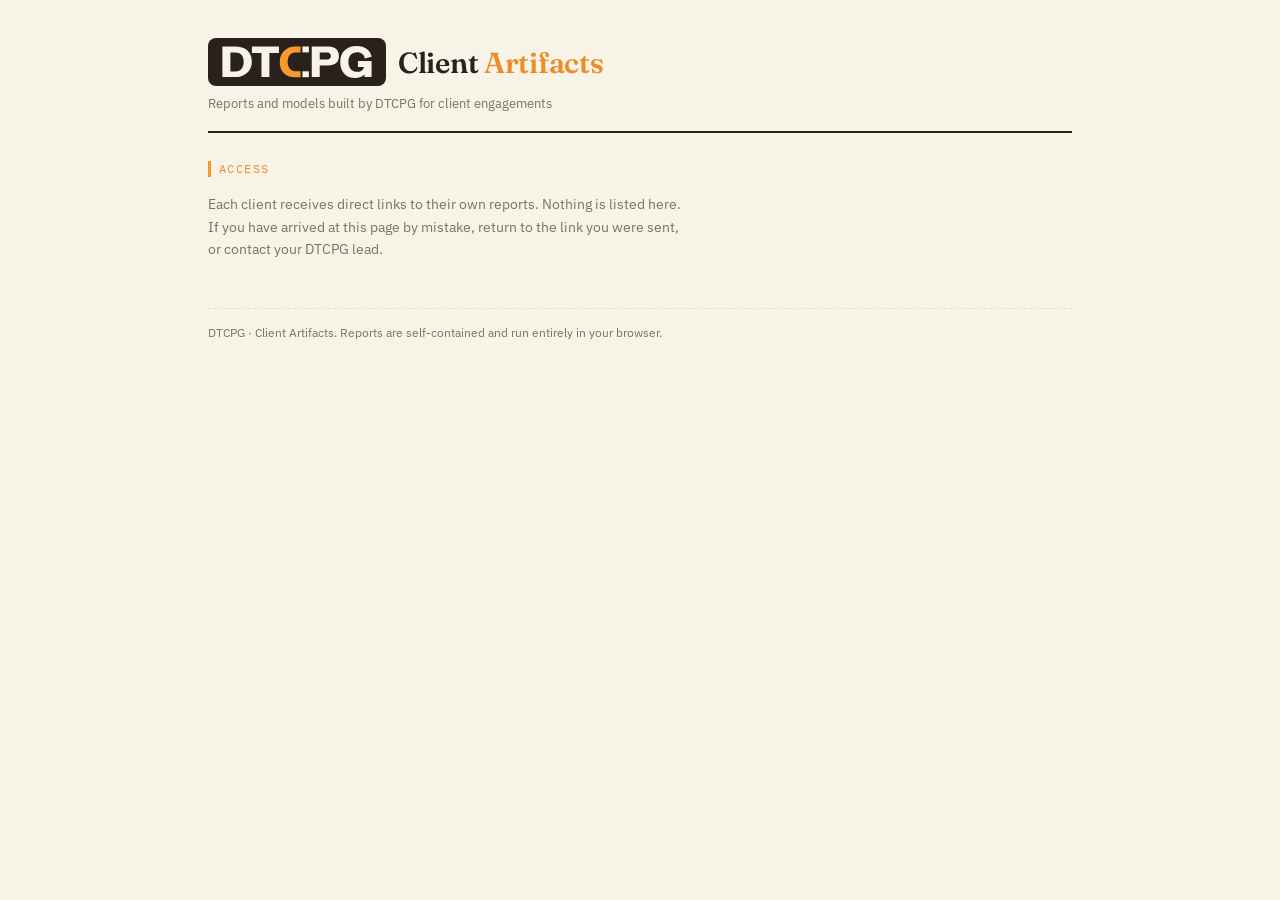
<file: index.html>
<!DOCTYPE html>
<html lang="en">
<head>
<meta charset="UTF-8">
<meta name="viewport" content="width=device-width, initial-scale=1.0">
<title>DTCPG · Client Artifacts</title>
<meta name="description" content="Interactive client artifacts by DTCPG.">
<link rel="preconnect" href="https://fonts.googleapis.com">
<link href="https://fonts.googleapis.com/css2?family=Fraunces:opsz,wght@9..144,500;9..144,600&family=IBM+Plex+Sans:wght@400;500;600&family=IBM+Plex+Mono:wght@500&display=swap" rel="stylesheet">
<style>
:root{
  --paper:#F7F3E7; --card:#FFFFFF; --ink:#2A211C;
  --brand:#F9982F; --brand-web:#EC8E28; --blue:#3636CC;
  --orange-tint:#FBE6CE;
  --muted:#7A7168; --line:#E5DFCF; --radius:10px;
}
*{box-sizing:border-box;margin:0;padding:0}
body{background:var(--paper);color:var(--ink);font-family:'IBM Plex Sans',system-ui,sans-serif;font-size:14px;line-height:1.45}
.wrap{max-width:920px;margin:0 auto;padding:clamp(16px,3vw,40px) clamp(16px,2.5vw,28px) 72px}

header{display:flex;align-items:flex-end;justify-content:space-between;gap:16px;padding-bottom:18px;border-bottom:2px solid var(--ink);margin-bottom:28px;flex-wrap:wrap}
.brandrow{display:flex;align-items:center;gap:12px}
.logo-wrap{background:var(--ink);border-radius:8px;padding:8px 14px;display:inline-flex;align-items:center;flex:none}
.logo{display:block}
.brand h1{font-family:'Fraunces',Georgia,serif;font-weight:600;font-size:clamp(21px,2.4vw,29px);letter-spacing:-.01em;line-height:1.1;margin-top:2px}
.brand h1 em{font-style:normal;color:var(--brand-web)}
.brand p{color:var(--muted);margin-top:8px;font-size:12.5px}

.section-label{font-family:'IBM Plex Mono',monospace;font-size:11.5px;letter-spacing:.12em;text-transform:uppercase;color:var(--brand-web);border-left:3px solid var(--brand);padding-left:8px;margin-bottom:16px}

.cards{display:grid;grid-template-columns:repeat(auto-fill,minmax(300px,1fr));gap:16px}
.card{display:flex;flex-direction:column;background:var(--card);border:1px solid var(--line);border-top:4px solid var(--brand);border-radius:var(--radius);padding:20px 22px;text-decoration:none;color:inherit;transition:border-color .15s,transform .15s,box-shadow .15s}
.card:hover{border-color:var(--ink);border-top-color:var(--brand);transform:translateY(-2px);box-shadow:0 6px 20px rgba(42,33,28,.08)}
.card:focus-visible{outline:2px solid var(--brand-web);outline-offset:2px}
.card .client{display:inline-block;background:var(--orange-tint);color:var(--ink);border-radius:12px;padding:2px 10px;font-size:10.5px;font-weight:600;letter-spacing:.03em;margin-bottom:12px;align-self:flex-start}
.card h2{font-family:'Fraunces',Georgia,serif;font-weight:600;font-size:19px;margin-bottom:6px}
.card p{color:var(--muted);font-size:13px;margin-bottom:16px;flex:1}
.card .go{font-family:'IBM Plex Mono',monospace;font-size:12.5px;font-weight:500;color:var(--brand-web);display:inline-flex;align-items:center;gap:6px}
.card:hover .go{color:var(--ink)}

footer{margin-top:48px;padding-top:16px;border-top:1px dashed var(--line);color:var(--muted);font-size:11.5px}
</style>
</head>
<body>
<div class="wrap">
  <header>
    <div class="brand">
      <div class="brandrow">
        <span class="logo-wrap">
          <svg class="logo" width="150" height="32" viewBox="0 0 751 161" xmlns="http://www.w3.org/2000/svg" role="img" aria-label="DTCPG logo">
            <path d="M0 156.584V2.17384H62.4926C118.314 2.17384 148.267 30.162 148.267 78.7338C148.267 127.306 110.826 156.584 62.4926 156.584H0ZM40.3002 127.917H66.2367C88.1567 127.917 107.218 112.021 107.218 80.0245C107.218 48.0283 90.6074 33.0152 66.2367 33.0152H40.3002V127.917Z" fill="#F7F3E7"/>
            <path d="M196.736 35.257H148.675V2.17384H284.688V35.257H236.628V156.584H196.736V35.257Z" fill="#F7F3E7"/>
            <path d="M489.934 98.3663V156.584H449.633V2.17384H533.365C568.151 2.17384 586.532 21.127 586.532 50.4738C586.532 79.8207 569.445 98.3663 530.438 98.3663H489.934ZM489.934 67.5249H530.438C537.314 67.5249 545.755 62.7017 545.755 50.5418C545.755 39.9443 539.56 33.1511 529.349 33.1511H489.934V67.5928V67.5249Z" fill="#F7F3E7"/>
            <path d="M592.999 80.0924C592.999 30.0262 626.015 0 675.641 0C717.507 0 745.69 22.7574 751 54.0063L716.69 62.8376C714.24 43.2051 698.991 31.0452 678.569 31.0452C651.066 31.0452 634.048 49.7945 634.048 80.2283C634.048 110.662 651.543 130.091 679.249 130.091C693.681 130.091 709.202 122.143 712.265 105.092H682.108V76.0165H750.796V156.584H715.329V143.338C703.824 154.139 687.827 161 668.357 161C622.271 161 592.999 130.091 592.999 80.0245V80.0924Z" fill="#F7F3E7"/>
            <path d="M393.54 2.44557H366.038C322.129 3.12489 288.909 31.7245 288.909 80.7717C288.909 129.819 318.794 156.992 364.336 156.992C364.948 156.992 365.493 156.992 366.106 156.992H393.54V127.17H366.106C343.301 126.015 328.46 107.809 328.46 79.5489C328.46 51.289 343.777 32.7435 366.038 32.4038H393.54V2.44557Z" fill="#F9982F"/>
            <path d="M435.338 2.44557H402.798V32.2679H435.338V2.44557Z" fill="#F7F3E7"/>
            <path d="M435.338 127.305H402.798V156.992H435.338V127.305Z" fill="#F7F3E7"/>
          </svg>
        </span>
        <div class="brandtext">
          <h1>Client <em>Artifacts</em></h1>
        </div>
      </div>
      <p>Reports and models built by DTCPG for client engagements</p>
    </div>
  </header>

  <div class="section-label">Access</div>
  <p style="color:var(--muted);font-size:14px;max-width:60ch;line-height:1.6">
    Each client receives direct links to their own reports. Nothing is listed here.
    If you have arrived at this page by mistake, return to the link you were sent, or contact your DTCPG lead.
  </p>

  <footer>
    DTCPG &middot; Client Artifacts. Reports are self-contained and run entirely in your browser.
  </footer>
</div>
</body>
</html>
</file>
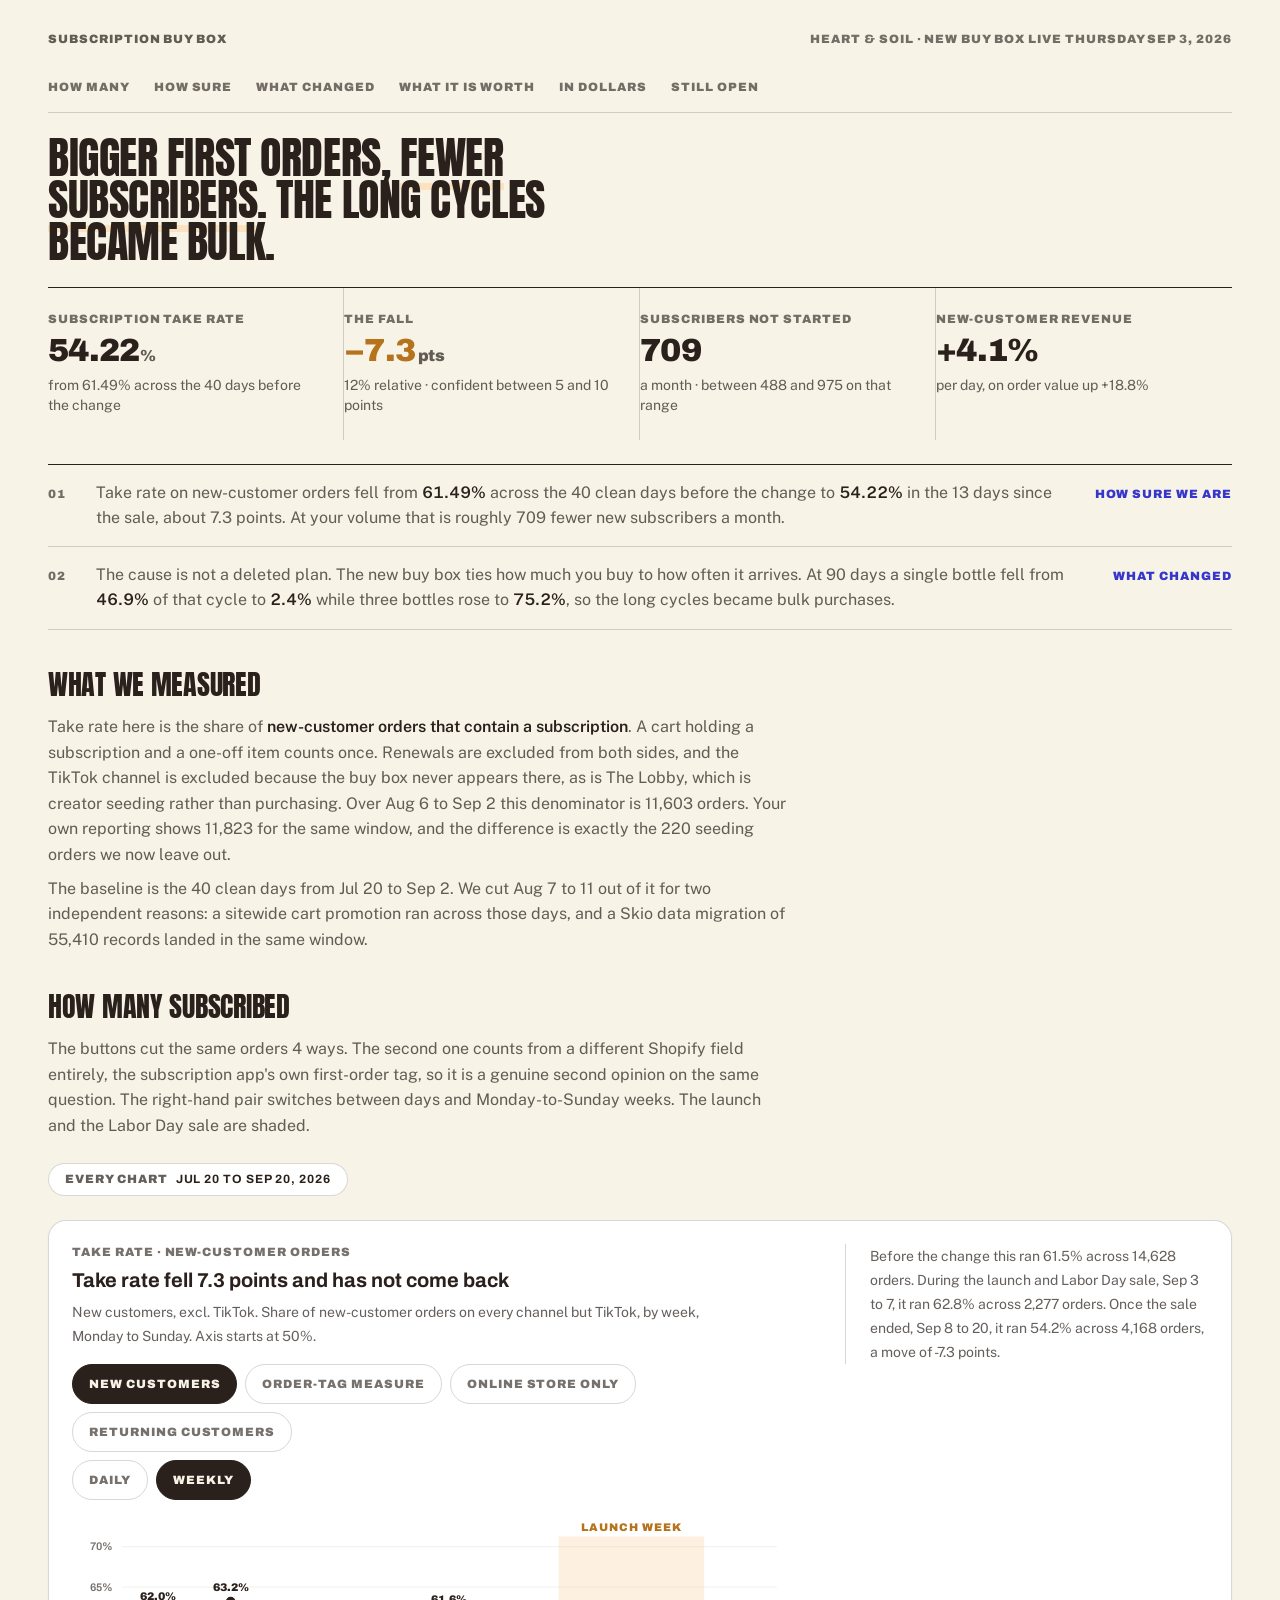
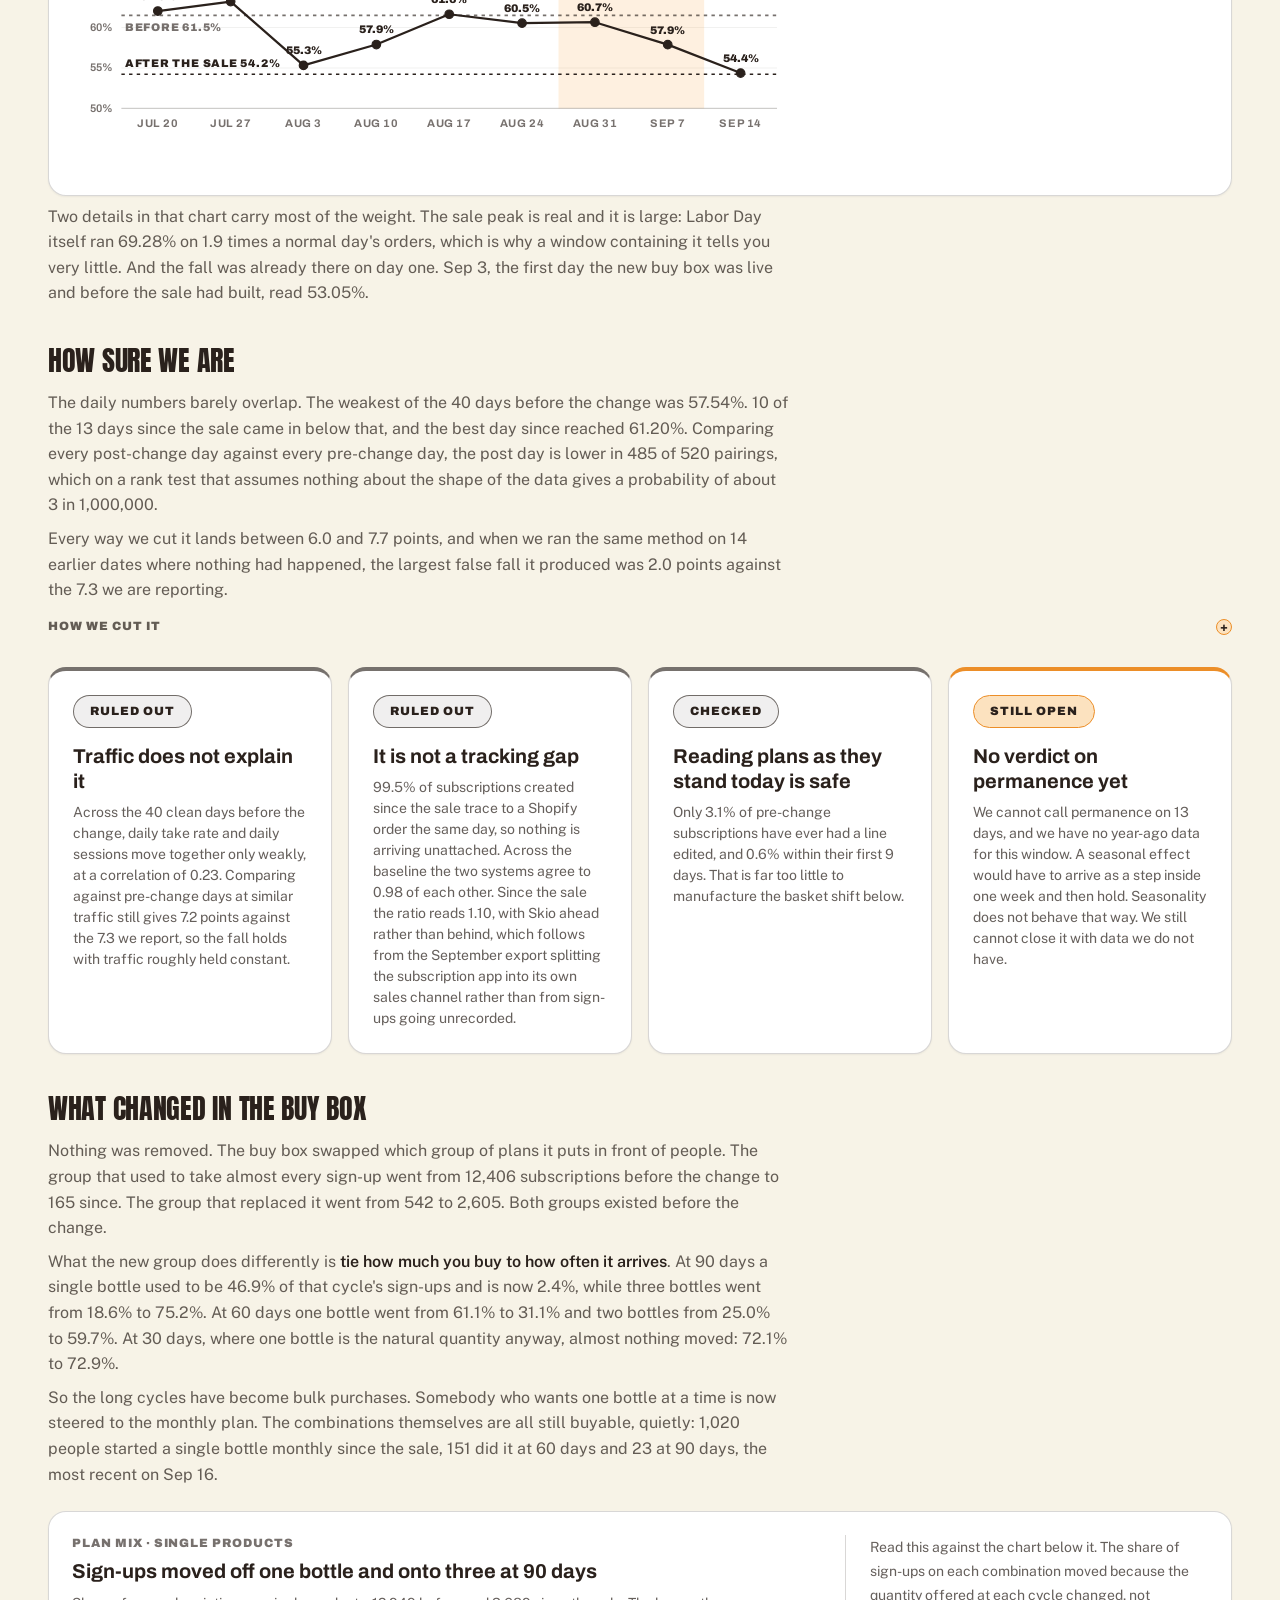
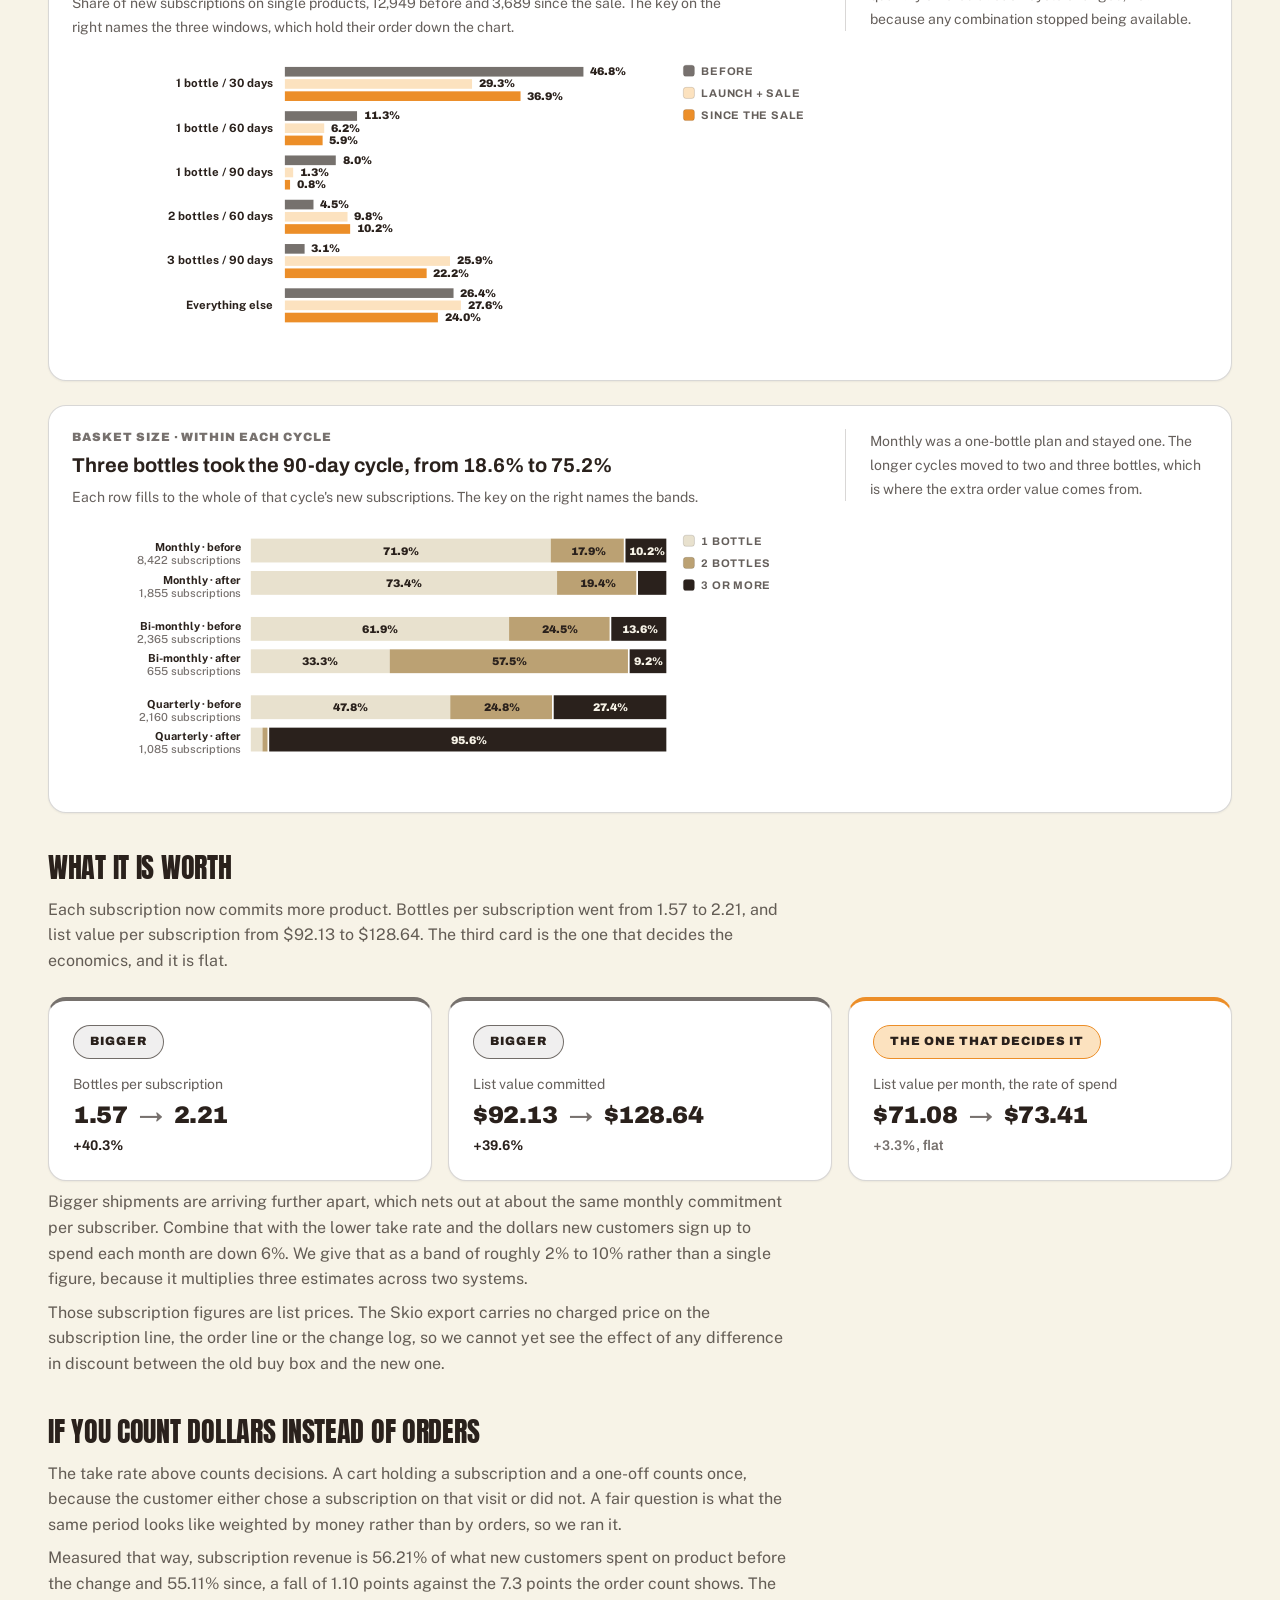
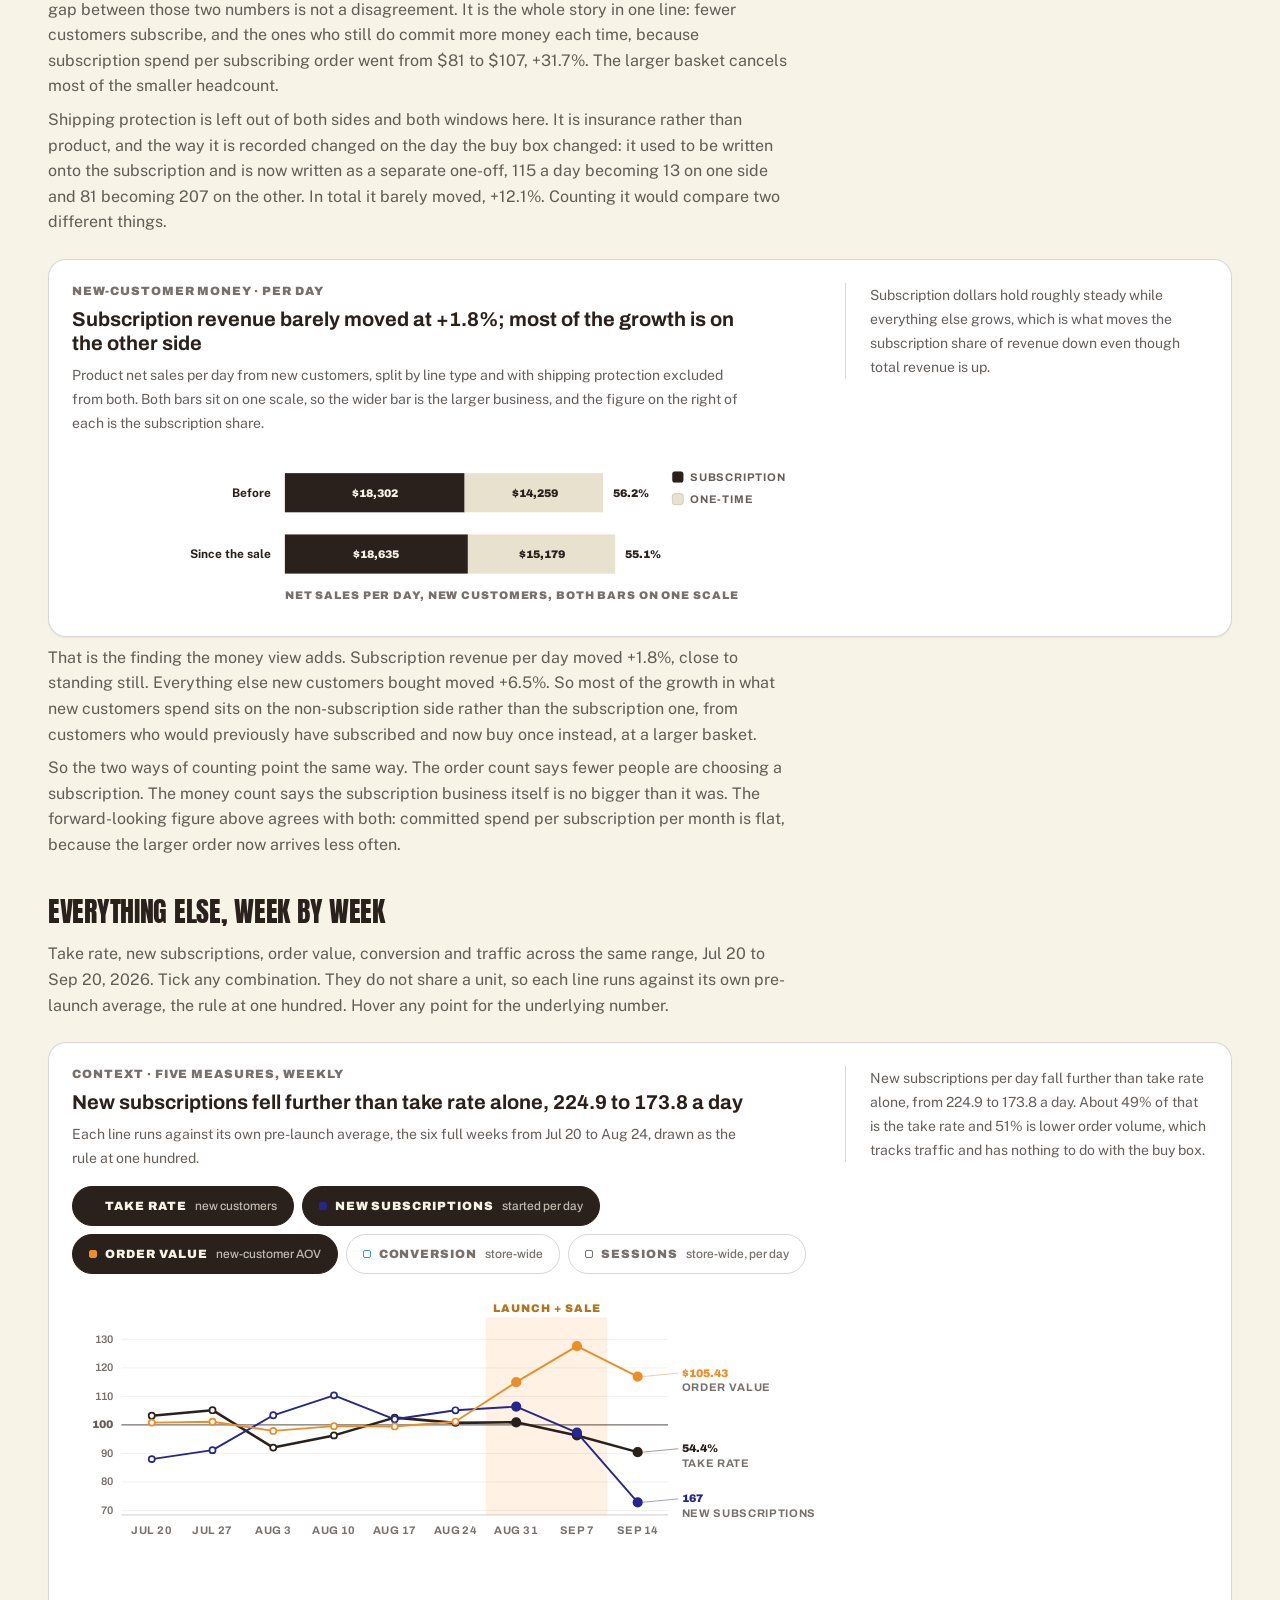
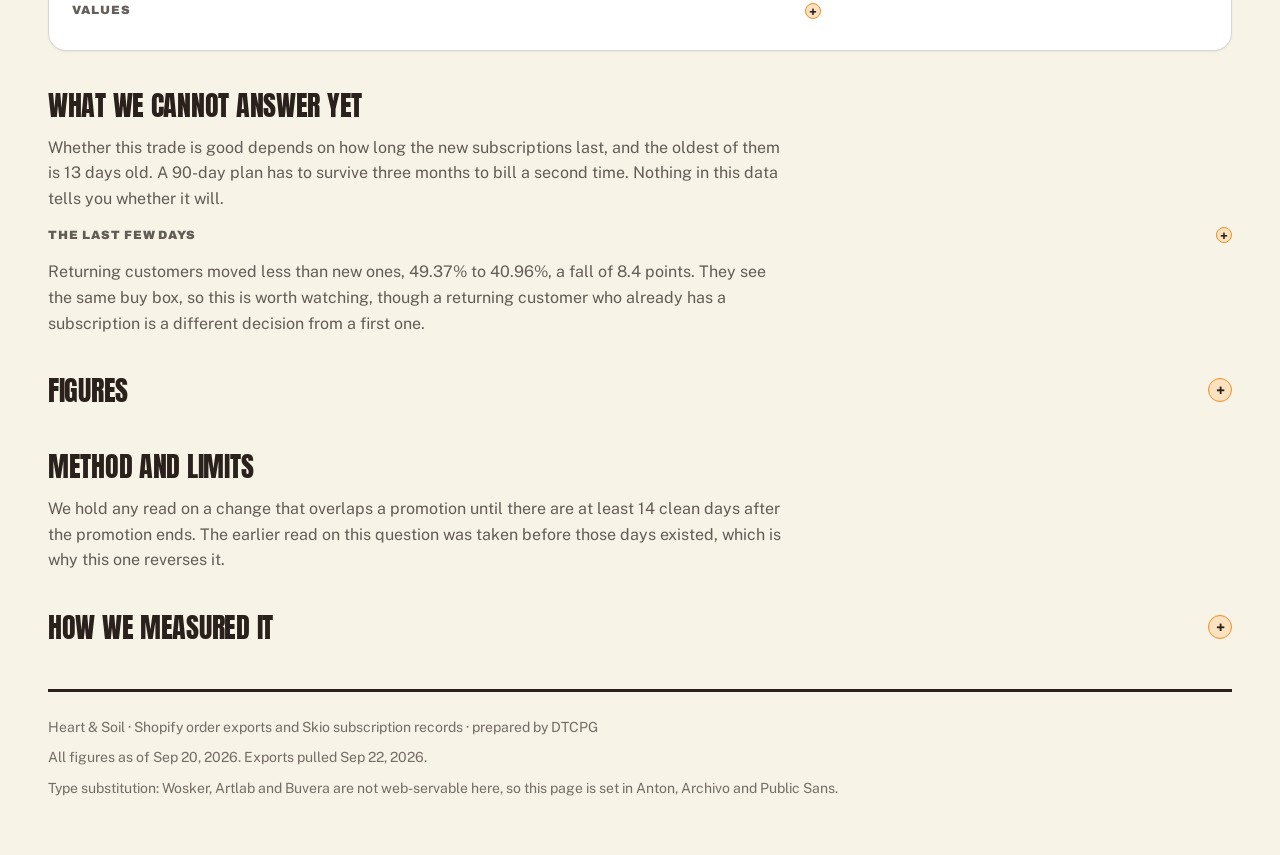
<file: heart-and-soil-buybox-review.html>
<!DOCTYPE html>
<html lang="en">
<head>
<meta charset="UTF-8">
<meta name="viewport" content="width=device-width, initial-scale=1.0">
<meta name="robots" content="noindex, nofollow, noarchive">
<meta name="description" content="Subscription take rate, plan mix and order value for Heart &amp; Soil since the Sep 3 2026 buy-box change. Prepared by DTCPG.">
<title>Subscription Buy Box</title>
<link rel="preconnect" href="https://fonts.googleapis.com">
<link rel="stylesheet" href="https://fonts.googleapis.com/css2?family=Anton&family=Archivo:wght@500;600;700;900&family=Public+Sans:wght@400;500;600&display=swap">
<style>
/* ===========================================================================
   Heart & Soil, subscription buy box. DTCPG.

   This is v15's layout at v15's density. What changed is the discipline under
   it. The sheet it replaced was a base stylesheet plus fifteen patch layers in
   which 143 of 178 spacing declarations sat off the 8px grid, nineteen font
   sizes were in play, and thirteen letter-spacing values were used on what is
   meant to be one kind of label.

   Four rules govern everything below.

   SPACE. One 8px unit. Every margin, padding and gap is 8, 16, 24, 32 or 48.
   Hairlines and optical nudges under 8px are the only exceptions and they are
   borders, not spacing. The wrapper is a grid, so margins never collapse:
   every gap is a margin-top on the lower element and nothing carries a bottom
   margin.

   TYPE. Seven roles, each one a token, stepping in 4px increments. Anton is
   display only. Every uppercase label wears the same 0.08em tracking.

   COLOUR. Roughly 70% cream and white, 20% ink, 10% accent. Orange marks the
   change and nothing else, so it stays scarce enough to mean something. Bold
   blue is ours: links, focus, the steps we own. Retention blue is the
   secondary fill. There is no green on this page.

   INK. Charts carry no vertical gridlines, horizontal gridlines are muted to a
   hairline, and every series is named on the drawing rather than in a legend.
   ======================================================================== */

:root{
  /* --- surfaces and ink ------------------------------------------------ */
  --core-black:#2A211C; --base-white:#F7F3E7; --card:#FFFFFF; --surface:#F7F3E7;
  --ink:#2A211C; --ink-2:rgba(42,33,28,.72);
  /* .64, not the .52 this page inherited. Every micro label, table header and
     section link wears this tone and at .52 they measured 3.25:1 on cream. */
  --ink-3:rgba(42,33,28,.64);
  --rule:rgba(42,33,28,.18); --grid:rgba(42,33,28,.08);

  /* --- accents --------------------------------------------------------- */
  --orange:#EC8E28;          /* text and small marks, AA on cream */
  --orange-lg:#F9982F;       /* large fills */
  --orange-text:#B5731B;     /* orange that has to carry small type */
  --tint-orange:#FCE2BF;
  --blue:#3636CC; --deep:#26268F; --retention:#3E9BC9; --tint-blue:#D6E9F8;
  --ramp-lo:#E8E1CE; --ramp-mid:#BBA173;
  --shadow-sm:0 1px 2px rgba(42,33,28,.06);

  /* --- type: seven roles, 4px steps ------------------------------------ */
  --f-display:'Anton',Impact,sans-serif;
  --f-label:'Archivo',sans-serif;
  --f-body:'Public Sans',system-ui,sans-serif;
  --t-display:clamp(32px,4vw,44px);   /* h1 */
  --t-section:clamp(24px,2.6vw,28px); /* h2 and fold summaries */
  --t-headline:20px;                  /* chart headline, card title, h3 */
  --t-body:16px;                      /* reading prose */
  --t-small:14px;                     /* card body, caption, table, subtitle */
  --t-micro:12px;                     /* every uppercase label */
  --t-stat:24px;                      /* card stat */
  --t-stat-xl:32px;                   /* KPI strip */

  /* --- space: the only vertical gaps on the page ----------------------- */
  /* a section heading and a KPI number were both 32px, so fourteen elements
     tied for loudest and nothing read as the answer. The heading steps down;
     the strip keeps 32 and is the loudest thing after the masthead. */
  --g-section:40px;  /* between sections */
  --g-block:24px;    /* between blocks inside a section */
  --g-head:16px;     /* under a heading */
  --g-para:8px;      /* between paragraphs */
  --pad-card:24px;   /* tile interior */

  --ease:cubic-bezier(.2,.7,.2,1);
  color-scheme:light;
}

*{box-sizing:border-box}

body{
  margin:0;background:var(--surface);color:var(--ink);
  font:400 var(--t-body)/1.6 var(--f-body);
  -webkit-font-smoothing:antialiased;
}

/* --- shell -------------------------------------------------------------- */
/* 1280px is the brand maximum. The wrapper is a grid so that nothing inside
   it can collapse a margin into its neighbour. */
/* Twelve columns, because 12 divides into 2, 3, 4 and 6. At the 1280px brand
   maximum with 48px outer margins the content field is 1184px, which puts a
   column at 76.67px: eight columns is 781px and four is 379px, the 2/1
   compound formation the report is built on. */
.wrap{
  max-width:1280px;margin:0 auto;padding:32px clamp(24px,5vw,48px) 0;
  display:grid;grid-template-columns:repeat(12,minmax(0,1fr));column-gap:24px;
  row-gap:0;align-content:start;container-type:inline-size;container-name:wrap;
}
/* reading prose holds the eight-column graphic zone, so every paragraph shares
   a flowline with the chart beneath it */
.wrap > *{grid-column:1 / span 8;min-width:0}
/* bands run the full field */
.wrap > header,.wrap > h2,.wrap > figure,.wrap > .quad,.wrap > .trio,
.wrap > .recs,.wrap > details.fold,.wrap > .ranges,.wrap > footer{grid-column:1 / -1}

/* --- masthead ----------------------------------------------------------- */
.mast{
  display:flex;justify-content:space-between;align-items:baseline;gap:16px;
  flex-wrap:wrap;margin:0;padding-bottom:16px;border-bottom:1.5px solid var(--rule);
}
.doc{font:900 var(--t-micro)/1.3 var(--f-label);letter-spacing:.08em;
  text-transform:uppercase;margin:0}
.kicker{font:900 var(--t-micro)/1.3 var(--f-label);letter-spacing:.08em;
  text-transform:uppercase;color:var(--ink-3)}
.secnav{display:flex;flex-wrap:wrap;gap:8px 24px;margin:16px 0 0}
.secnav a{
  font:900 var(--t-micro)/1.3 var(--f-label);letter-spacing:.08em;text-transform:uppercase;
  color:var(--ink-3);text-decoration:none;border-bottom:1.5px solid transparent;
}
.secnav a:hover{color:var(--ink);border-bottom-color:var(--orange)}

h1{
  font:400 var(--t-display)/0.95 var(--f-display);letter-spacing:-.01em;
  text-transform:uppercase;margin:24px 0 0;max-width:24ch;
}
h1 em{font-style:normal;color:var(--ink);box-shadow:inset 0 -.16em 0 var(--tint-orange)}

/* --- the hero tile: KPI strip ------------------------------------------- */
/* Level 3 cards from the framework: four single-stat callouts on one row,
   equal height, sharing the rule above them. */
.strip{
  display:grid;grid-template-columns:repeat(4,minmax(0,1fr));
  border-top:1.5px solid var(--core-black);margin:24px 0 0;
}
.cell{padding:24px 24px 24px 0;border-right:1px solid var(--rule)}
.cell:last-child{border-right:none}
.cell .lbl{font:900 var(--t-micro)/1.3 var(--f-label);letter-spacing:.08em;
  text-transform:uppercase;color:var(--ink-3)}
.cell .val{
  font:900 var(--t-stat-xl)/1.0 var(--f-label);letter-spacing:-.02em;
  font-variant-numeric:tabular-nums;margin:8px 0 8px;color:var(--ink);
}
/* the fall is the only orange number on the page, because it is the change */
.cell .val.o{color:var(--orange-text)}
/* the digits carry the colour; at 16px the unit is not large text and cannot
   wear the orange and still clear 4.5:1 */
.cell .val .u{font-size:var(--t-body);color:var(--ink-2)}
.cell .sup{font-size:var(--t-small);line-height:1.45;color:var(--ink-2);max-width:32ch}

/* --- executive summary: the count is a counter, never typed ------------- */
.exec{counter-reset:ex;margin:24px 0 0;border-top:1.5px solid var(--core-black)}
.exec-row{
  counter-increment:ex;display:grid;grid-template-columns:32px minmax(0,1fr) auto;
  gap:8px 16px;align-items:baseline;padding:16px 0;border-bottom:1px solid var(--rule);
}
.exec-row::before{
  content:counter(ex,decimal-leading-zero);
  font:900 var(--t-micro)/1.3 var(--f-label);letter-spacing:.08em;
  color:var(--ink-3);font-variant-numeric:tabular-nums;
}
.exec-t{font-size:var(--t-body);line-height:1.55;color:var(--ink-2)}
.exec-t b{color:var(--ink);font-weight:600;font-variant-numeric:tabular-nums}
.exec-act .exec-t{color:var(--ink)}
.exec-l{
  font:900 var(--t-micro)/1.3 var(--f-label);letter-spacing:.08em;text-transform:uppercase;
  color:var(--blue);text-decoration:none;white-space:nowrap;
  border-bottom:1.5px solid transparent;
}
.exec-l:hover{border-bottom-color:var(--blue)}

/* --- headings and prose -------------------------------------------------- */
h2{
  font:400 var(--t-section)/1.0 var(--f-display);letter-spacing:-.01em;
  text-transform:uppercase;margin:var(--g-section) 0 0;scroll-margin-top:24px;
}
h3{font:700 var(--t-headline)/1.25 var(--f-label);margin:0}
p{margin:var(--g-para) 0 0;color:var(--ink-2);max-width:74ch}
h2 + p{margin-top:var(--g-head)}
p b,li b{color:var(--ink);font-weight:600}
ul{margin:var(--g-head) 0 0;padding-left:24px;max-width:84ch}
li{margin:8px 0;color:var(--ink-2)}
li::marker{color:var(--ink-3);font-weight:700}

.ranges{display:flex;flex-wrap:wrap;gap:8px;margin:var(--g-block) 0 0}
.rg{
  display:inline-flex;align-items:center;gap:8px;
  border:1.5px solid var(--rule);border-radius:999px;padding:8px 16px;
  font:900 var(--t-micro)/1.3 var(--f-label);letter-spacing:.08em;text-transform:uppercase;
  color:var(--ink-2);background:var(--card);
}
.rg i{width:8px;height:8px;border-radius:2px;flex:none}
.rg b{color:var(--ink)}

/* --- the figure tile ----------------------------------------------------- */
/* One anatomy, every time: category tag, takeaway headline, what is counted,
   controls if any, the drawing, then the reading. */
/* A compound 2/1 tile: the drawing takes the eight-column graphic zone and the
   reading takes the four-column narrative rail beside it, on a nested twelve.
   The hairline is an inset shadow, not a border, so it takes no layout space;
   as a border it pushed the stack 1px and put every chart off the baseline. */
figure{
  margin:var(--g-block) 0 0;background:var(--card);
  border-radius:18px;padding:var(--pad-card);
  box-shadow:inset 0 0 0 1px var(--rule),var(--shadow-sm);
  display:grid;grid-template-columns:repeat(12,minmax(0,1fr));column-gap:24px;
}
figure > *{grid-column:1 / span 8;min-width:0}
/* Everything above the drawing sits on an 8px baseline: 16px, 24px and 24px
   line boxes with 8px and 16px margins. A headline that wraps adds another 24,
   so the chart's top edge lands on the grid at every width. */
.ch-tag{
  font:900 var(--t-micro)/16px var(--f-label);letter-spacing:.08em;
  text-transform:uppercase;color:var(--ink-3);margin:0;max-width:none;
}
.ch-t{font:700 var(--t-headline)/24px var(--f-label);margin:8px 0 0;color:var(--ink);max-width:56ch}
.ch-s{font-size:var(--t-small);line-height:24px;color:var(--ink-2);margin:8px 0 16px;max-width:74ch}
figcaption{
  font-size:var(--t-small);line-height:24px;color:var(--ink-2);
  margin-top:16px;padding-top:16px;border-top:1px solid var(--rule);
}

/* The drawing is built in an 880-unit viewBox. It never renders wider than
   that and never narrower than 812, the width at which 12-unit in-chart type
   still lands on 11 real pixels. Outside that band the figure scrolls rather
   than shrinking its own labels out of legibility. */
.ch-scroll{overflow-x:auto;scrollbar-width:thin}
svg{display:block;height:auto}
/* min-width sets the floor the charts scroll at on a phone. At 740 the 13-unit
   in-chart type landed on 10.93px, just under the 11px floor this page holds to;
   745 puts it on 11.01 and still sits inside the 749px graphic zone, so the
   desktop containers do not overflow and pick up a keyboard tab stop. */
.ch-scroll > svg{width:100%;max-width:880px;min-width:745px;margin-inline:auto}

/* --- controls: one family ------------------------------------------------ */
.seg-row{display:flex;justify-content:space-between;align-items:flex-start;
  gap:8px 24px;flex-wrap:wrap;margin:0 0 16px}
.seg{display:flex;flex-wrap:wrap;gap:8px;margin:0}
.chips{display:flex;flex-wrap:wrap;gap:8px;margin:0 0 16px}
/* a fixed 40px height, because font size plus padding plus a 1.5px border never
   resolves to a whole number of units and drags the drawing off the baseline */
.seg button,.chips .pick{
  display:inline-flex;align-items:center;gap:8px;position:relative;cursor:pointer;
  height:40px;
  font:900 var(--t-micro)/1 var(--f-label);letter-spacing:.08em;text-transform:uppercase;
  padding:0 16px;border:1.5px solid var(--rule);border-radius:999px;
  background:transparent;color:var(--ink-3);user-select:none;
  transition:background 160ms var(--ease),color 160ms var(--ease),border-color 160ms var(--ease);
}
.seg button:hover,.chips .pick:hover{border-color:var(--core-black);color:var(--ink)}
/* pressed is the same in both groups. The grain toggle is told apart by sitting
   at the right of its row, not by being a different colour. */
.seg button[aria-pressed="true"],.chips .pick.on{
  background:var(--core-black);color:var(--base-white);border-color:var(--core-black);
}
.chips input{position:absolute;opacity:0;width:1px;height:1px}
.chips .dot{width:8px;height:8px;border-radius:2px;flex:none;
  background:transparent;border:1.5px solid var(--sc,currentColor)}
.chips .pick.on .dot{background:var(--sc);border-color:var(--sc)}
.chips .pick .q{font-weight:500;color:var(--ink-3);text-transform:none;letter-spacing:0}
.chips .pick.on .q{color:rgba(247,243,231,.72)}

/* --- the values readout under chart 4 ------------------------------------ */
.readout{
  display:grid;grid-template-columns:8px minmax(0,1fr) auto 16px auto auto;
  align-items:baseline;column-gap:16px;margin-top:16px;
  font-size:var(--t-small);font-variant-numeric:tabular-nums;
}
.readout .hd{
  font:900 var(--t-micro)/1.3 var(--f-label);letter-spacing:.08em;text-transform:uppercase;
  color:var(--ink-3);white-space:nowrap;border-bottom:2px solid var(--core-black);
  padding-bottom:8px;margin-bottom:8px;
}
.readout .r{text-align:right}
.readout .c{text-align:center}
.ro{display:contents}
.ro > *{padding:8px 0;border-bottom:1px solid var(--rule)}
.ro:last-child > *{border-bottom:none}
.ro i{width:8px;height:8px;border-radius:2px;justify-self:start;align-self:start;
  margin-top:16px;padding:0;border-bottom:none}
.ro .n{font:700 var(--t-small)/1.25 var(--f-label);color:var(--ink)}
.ro .n em{font-style:normal;display:block;font-weight:500;font-size:var(--t-micro);
  color:var(--ink-3)}
.ro .b{font:600 var(--t-small)/1.45 var(--f-label);color:var(--ink-2);white-space:nowrap}
.ro .a{font:700 var(--t-small)/1.45 var(--f-label);color:var(--ink);white-space:nowrap}
.ro .ar{color:var(--ink-3)}
/* direction is carried by the sign. On this page a rise is not automatically
   good and a fall is not automatically bad, so neither gets a colour. */
.ro .g{font:900 var(--t-small)/1.45 var(--f-label);white-space:nowrap;
  min-width:3.6em;color:var(--ink)}

/* --- tiles --------------------------------------------------------------- */
/* Three kinds and no more: the strip cell above, the sheet a figure or table
   sits on, and the judgment card, which is the only one that shows accent. */
.a-orange{--ac:var(--orange);--ac-t:var(--tint-orange)}
.a-blue{--ac:var(--blue);--ac-t:rgba(54,54,204,.13)}
.a-ret{--ac:var(--retention);--ac-t:var(--tint-blue)}
.a-deep{--ac:var(--deep);--ac-t:rgba(38,38,143,.13)}
.a-neutral{--ac:var(--ink-3);--ac-t:rgba(42,33,28,.07)}

.quad,.trio,.recs{display:grid;gap:16px;margin:var(--g-block) 0 0}
.quad{grid-template-columns:repeat(4,minmax(0,1fr))}
.trio{grid-template-columns:repeat(3,minmax(0,1fr))}
.recs{grid-template-columns:repeat(2,minmax(0,1fr))}
.trio.vgap{margin-top:var(--g-block)}

/* equal height across a row, and the same interior in every one */
.box.ac,.stat,.rc{
  background:var(--card);border:1px solid var(--rule);border-top:4px solid var(--ac);
  border-radius:18px;padding:var(--pad-card);display:flex;flex-direction:column;
  box-shadow:var(--shadow-sm);
}
.chip{
  display:inline-flex;align-items:center;align-self:flex-start;
  font:900 var(--t-micro)/1.3 var(--f-label);letter-spacing:.08em;text-transform:uppercase;
  color:var(--ink);background:var(--ac-t);border:1px solid var(--ac);
  border-radius:999px;padding:8px 16px;
}
.box.ac .lbl{font:700 var(--t-headline)/1.25 var(--f-label);color:var(--ink);
  letter-spacing:0;text-transform:none;margin:16px 0 8px}
.box.ac p{font-size:var(--t-small);line-height:1.5;margin:0;max-width:none}
.stat-k{font-size:var(--t-small);line-height:1.35;color:var(--ink-2);margin:16px 0 8px}
.stat-v{font:900 var(--t-stat)/1.1 var(--f-label);letter-spacing:-.02em;
  color:var(--ink);font-variant-numeric:tabular-nums}
.stat-v i{font-style:normal;color:var(--ink-3);font-weight:600;padding:0 8px}
.stat-d{font:900 var(--t-small)/1.45 var(--f-label);margin-top:8px;color:var(--ink)}
.stat-d.nc{color:var(--ink-3)}

.rc h3{margin:16px 0 8px}
.rc p{font-size:var(--t-small);line-height:1.5;margin:0;max-width:none;color:var(--ink-2)}
.rc .who{
  font:900 var(--t-micro)/1.4 var(--f-label);letter-spacing:.08em;text-transform:uppercase;
  color:var(--ink-3);margin-top:auto;padding-top:16px;
  border-top:1px solid var(--rule);display:block;
}
/* the one action reads as the hero of its section: full row, heavier rule,
   bigger headline. No glow; the brand has none and a shadow is not an accent. */
.rc.primary{
  grid-column:1 / -1;border-top-width:6px;display:grid;
  grid-template-columns:minmax(0,1.05fr) minmax(0,1fr);gap:8px 32px;align-items:start;
}
.rc.primary .chip{grid-column:1}
.rc.primary h3{grid-column:1;font:900 var(--t-stat)/1.15 var(--f-label);
  letter-spacing:-.01em;margin:16px 0 0}
.rc.primary p{grid-column:2;grid-row:1 / span 4;align-self:center;font-size:var(--t-body)}
.rc.primary .who{grid-column:1;border-top:none;padding-top:16px;margin-top:8px}

/* --- the figures table --------------------------------------------------- */
.tbl-wrap{overflow-x:auto;margin:var(--g-block) 0 0;background:var(--card);
  border:1px solid var(--rule);border-radius:18px}
table{border-collapse:collapse;width:100%;font-size:var(--t-small);min-width:640px}
th{
  text-align:right;font:900 var(--t-micro)/1.3 var(--f-label);letter-spacing:.08em;
  text-transform:uppercase;color:var(--ink-3);padding:16px 16px 8px;
  border-bottom:2px solid var(--core-black);
}
th:first-child,td:first-child{text-align:left}
td{text-align:right;padding:8px 16px;border-bottom:1px solid var(--rule);
  font-variant-numeric:tabular-nums}
td:first-child{font-weight:600}
tbody tr:last-child td{border-bottom:none}
.grp td{font:900 var(--t-micro)/1.3 var(--f-label);letter-spacing:.08em;
  text-transform:uppercase;color:var(--ink-3);padding-top:24px}
/* the sign says which way it went; colour stays reserved for the change */
.up,.dn{color:var(--ink);font-weight:700}
.nc{color:var(--ink-3);font-weight:600}

/* --- disclosures --------------------------------------------------------- */
details.fold{margin:var(--g-section) 0 0}
details.fold > summary{
  font:400 var(--t-section)/1.0 var(--f-display);letter-spacing:-.01em;text-transform:uppercase;
  cursor:pointer;list-style:none;display:flex;align-items:center;
  justify-content:space-between;gap:16px;padding:0 0 8px;user-select:none;
}
details.fold > summary::-webkit-details-marker{display:none}
.fold-ind{
  font:900 var(--t-small)/1 var(--f-label);color:var(--ink);flex:none;
  width:24px;height:24px;border:1.5px solid var(--orange);background:var(--tint-orange);
  border-radius:50%;display:flex;align-items:center;justify-content:center;
}
details.fold[open] > summary .fold-ind{transform:rotate(45deg)}
/* In-page inlay: methodology, definitions and the raw figures table open in
   place rather than sending the reader somewhere else. Native <details> snaps,
   so the revealed block is animated on its own, and the motion is dropped
   entirely for anyone who has asked for reduced motion. */
details.fold[open] > *:not(summary){animation:inlay 240ms var(--ease) both}
@keyframes inlay{from{opacity:0;transform:translateY(-8px)}to{opacity:1;transform:none}}
@media(prefers-reduced-motion:reduce){
  details.fold[open] > *:not(summary){animation:none}
}
details.fold.sub{margin:var(--g-head) 0 0}
details.fold.sub > summary{
  font:900 var(--t-micro)/1.3 var(--f-label);letter-spacing:.08em;
  text-transform:uppercase;color:var(--ink-2);padding:0 0 8px;
}
details.fold.sub > summary .fold-ind{width:16px;height:16px;font-size:var(--t-micro)}
details.fold.sub p{font-size:var(--t-small);margin-top:8px}
details.fold.sub .readout{margin-top:16px}

/* --- tooltip, footer, keyboard ------------------------------------------- */
#tip{
  position:fixed;pointer-events:none;opacity:0;z-index:99;white-space:nowrap;
  transition:opacity 140ms var(--ease);
  background:var(--core-black);color:var(--base-white);
  font:500 var(--t-small)/1.5 var(--f-body);padding:8px 16px;border-radius:12px;
}
#tip b{font-family:var(--f-label);font-weight:700}
footer{margin:var(--g-section) 0 0;padding:24px 0 48px;
  border-top:3px solid var(--core-black);color:var(--ink-3);font-size:var(--t-small)}
footer p{margin:0 0 8px;color:var(--ink-3);max-width:none}
.skip{
  position:absolute;left:-9999px;top:0;z-index:100;text-decoration:none;
  background:var(--core-black);color:var(--base-white);
  font:700 var(--t-small)/1.45 var(--f-label);padding:8px 16px;border-radius:0 0 8px 0;
}
.skip:focus{left:0}
/* a scroll container is reachable by keyboard where it genuinely scrolls, so it
   gets the page's ring rather than the user agent's default */
a:focus-visible,summary:focus-visible,button:focus-visible,
.ch-scroll:focus-visible,input:focus-visible + .dot{
  outline:3px solid var(--blue);outline-offset:2px;border-radius:4px;
}
summary{cursor:pointer}
/* No smooth scrolling. With it, every jump link set the hash and then moved
   nothing: the animation was cancelled before it ran, so the section nav and
   the three "how sure we are" links did nothing at all. An instant jump is
   what a report wants anyway, and scroll-margin keeps the heading off the
   top edge when it lands. */
@media(prefers-reduced-motion:reduce){*{transition:none !important}}

/* --- the reading moves beside the drawing once there is room for both ---- */
/* the narrative rail takes columns 9 to 12 once the tile is wide enough to
   hold both zones; below that it drops under the drawing and the drawing
   takes all twelve */
@container wrap (min-width:1100px){
  figure > figcaption{
    grid-column:9 / -1;grid-row:1 / span 24;align-self:start;margin:0;
    border-top:none;border-left:1px solid var(--rule);padding:0 0 0 24px;
  }
}
@container wrap (max-width:1099.98px){
  figure > *{grid-column:1 / -1}
}
/* Below the width that holds both zones, the 2/1 formation collapses and the
   eight-column span goes with it. Left in place it made a paragraph 443px wide
   on a tablet and 220px on a phone, which is a column of single words. */
@media(max-width:1100px){
  .wrap > *{grid-column:1 / -1}
}

/* --- narrower ------------------------------------------------------------ */
/* Each grid drops a column at the width its own card stops reading, not at a
   round number: four verdict cards need about 270px, three questions about 260. */
@media(max-width:1199px){.quad{grid-template-columns:repeat(2,minmax(0,1fr))}}
@media(max-width:900px){
  .recs{grid-template-columns:minmax(0,1fr)}
  .rc.primary{grid-template-columns:minmax(0,1fr)}
  .rc.primary p{grid-column:1;grid-row:auto;margin-top:16px}
  .strip{grid-template-columns:repeat(2,minmax(0,1fr))}
  .cell{border-bottom:1px solid var(--rule)}
  .cell:nth-child(2){border-right:none}
  .exec-row{grid-template-columns:32px minmax(0,1fr)}
  .exec-l{grid-column:2;justify-self:start;margin-top:8px}
}
@media(max-width:879px){.trio{grid-template-columns:minmax(0,1fr)}}
@media(max-width:700px){.readout{grid-template-columns:8px minmax(0,1fr) auto auto;column-gap:8px}
  .readout .c,.readout .pre,.ro .b,.ro .ar{display:none}}
@media(max-width:560px){
  .quad{grid-template-columns:minmax(0,1fr)}
  .strip{grid-template-columns:minmax(0,1fr)}
  .cell{padding:16px 0;border-right:none}
  .cell:last-child{border-bottom:none}
}

/* --- print --------------------------------------------------------------- */
@page{size:A4;margin:16mm}
@media print{
  .skip,.secnav,#tip,.seg-row,.chips{display:none}
  .wrap{max-width:none;padding:0;display:block}
  details > *{display:block}
  details.fold > summary{list-style:none}
  details.fold > summary .fold-ind{display:none}
  figure{grid-template-columns:minmax(0,1fr);break-inside:avoid;box-shadow:none}
  figure > figcaption{grid-column:1;grid-row:auto;border-left:none;
    border-top:1px solid var(--rule);padding:8px 0 0;margin-top:8px}
  .box,.stat,.rc,.tbl-wrap,.exec-row{break-inside:avoid;box-shadow:none}
  h2{break-after:avoid}
  .ch-scroll{overflow:visible}
  .ch-scroll > svg{width:100%;min-width:0;max-width:none}
}
</style>
</head>
<body>
<a class="skip" href="#take-rate">Skip to the analysis</a>
<div id="tip" role="status" aria-live="polite"></div>
<main class="wrap">
  <header>
    <div class="mast">
      <p class="doc">Subscription Buy Box</p>
      <div class="kicker">Heart &amp; Soil &middot; new buy box live Thursday Sep 3, 2026</div>
      <nav class="secnav" aria-label="Jump to a section">
        <a href="#take-rate">How many</a><a href="#confidence">How sure</a><a href="#mechanism">What changed</a><a href="#worth">What it is worth</a><a href="#dollars">In dollars</a><a href="#open-questions">Still open</a>
      </nav>
    </div>


    <h1>Bigger first orders, <em>fewer subscribers</em>. The long cycles became bulk.</h1>

    <div class="strip">
      <div class="cell"><div class="lbl">Subscription take rate</div>
        <div class="val">54.22<span class="u">%</span></div>
        <div class="sup">from 61.49% across the 40 days before the change</div></div>
      <div class="cell"><div class="lbl">The fall</div>
        <div class="val o">&minus;7.3<span class="u"> pts</span></div>
        <div class="sup">12% relative &middot; confident between 5 and 10 points</div></div>
      <div class="cell"><div class="lbl">Subscribers not started</div>
        <div class="val b">709</div>
        <div class="sup">a month &middot; between 488 and 975 on that range</div></div>
      <div class="cell"><div class="lbl">New-customer revenue</div>
        <div class="val">+4.1%</div>
        <div class="sup">per day, on order value up +18.8%</div></div>
    </div>

    <div class="exec">
      <div class="exec-row">
        <span class="exec-t">Take rate on new-customer orders fell from <b>61.49%</b> across the
          40 clean days before the change to <b>54.22%</b> in the 13 days since
          the sale, about 7.3 points. At your volume that is roughly 709 fewer new
          subscribers a month.</span>
        <a class="exec-l" href="#confidence">How sure we are</a>
      </div>
      <div class="exec-row">
        <span class="exec-t">The cause is not a deleted plan. The new buy box ties how much you buy
          to how often it arrives. At 90 days a single bottle fell from <b>46.9%</b>
          of that cycle to <b>2.4%</b> while three bottles rose to <b>75.2%</b>,
          so the long cycles became bulk purchases.</span>
        <a class="exec-l" href="#mechanism">What changed</a>
      </div>
    </div>
  </header>

  <h2>What we measured</h2>
  <p>Take rate here is the share of <b>new-customer orders that contain a subscription</b>. A cart
    holding a subscription and a one-off item counts once. Renewals are excluded from both sides, and
    the TikTok channel is excluded because the buy box never appears there, as is The Lobby,
    which is creator seeding rather than purchasing. Over Aug 6 to Sep 2 this denominator is
    11,603 orders. Your own reporting shows 11,823 for the same window, and the
    difference is exactly the 220 seeding orders we now leave out.</p>
  <p>The baseline is the 40 clean days from Jul 20 to Sep 2. We cut
    Aug 7 to 11 out of it for two independent reasons: a sitewide cart promotion ran across those
    days, and a Skio data migration of 55,410 records landed in the same window.</p>

  <h2 id="take-rate">How many subscribed</h2>
  <p>The buttons cut the same orders 4 ways. The second one counts from a different Shopify field
    entirely, the subscription app's own first-order tag, so it is a genuine second opinion on the same
    question. The right-hand pair switches between days and Monday-to-Sunday weeks. The launch and the
    Labor Day sale are shaded.</p>
    <div class="ranges">
      <span class="rg">Every chart <b>Jul 20 to Sep 20, 2026</b></span>
    </div>
  <figure>
    <p class="ch-tag">Take rate &middot; new-customer orders</p>
    <p class="ch-t" id="c1t">Take rate fell 7.3 points and has not come back</p>
    <p class="ch-s" id="c1s"></p>
    <div class="seg-row">
      <div class="seg" role="group" aria-label="Choose a measure">
        <button data-optin="headline" aria-pressed="true">New customers</button>
        <button data-optin="tag" aria-pressed="false">Order-tag measure</button>
        <button data-optin="store" aria-pressed="false">Online store only</button>
        <button data-optin="ret" aria-pressed="false">Returning customers</button>
      </div>
      <div class="seg grain" role="group" aria-label="Days or weeks">
        <button data-grain="day" aria-pressed="false">Daily</button>
        <button data-grain="week" aria-pressed="true">Weekly</button>
      </div>
    </div>
    <div class="ch-scroll"><svg id="c1" viewBox="0 0 880 300" role="img"></svg></div>
    <figcaption id="c1cap"></figcaption>
  </figure>
  <p>Two details in that chart carry most of the weight. The sale peak is real and it is large:
    Labor Day itself ran 69.28% on 1.9 times a normal day's orders, which is why a
    window containing it tells you very little. And the fall was already there on day one.
    Sep 3, the first day the new buy box was live and before the sale had built,
    read 53.05%.</p>

  <h2 id="confidence">How sure we are</h2>
  <p>The daily numbers barely overlap. The weakest of the 40 days before the change was
    57.54%. 10 of the 13 days since the sale came in below that, and the
    best day since reached 61.20%. Comparing every post-change day against every pre-change day, the
    post day is lower in 485 of 520 pairings, which on a rank test that assumes
    nothing about the shape of the data gives a probability of about 3 in 1,000,000.</p>
  <p>Every way we cut it lands between 6.0 and 7.7 points, and when we ran the
    same method on 14 earlier dates where nothing had happened, the largest false fall it
    produced was 2.0 points against the 7.3 we are reporting.</p>
  <details class="fold sub">
    <summary>How we cut it<span class="fold-ind">+</span></summary>
    <p>The order-tag measure gives 7.7 points. Standardising for day of week gives
      7.4 points. Comparing only against pre-change days at similar traffic gives
      7.2 points, across 8 days averaging 29,840 sessions against
      32,402 now. The online store on its own gives 6.0 points.</p>
  </details>
  <div class="quad">
    <div class="box ac a-neutral"><span class="chip">Ruled out</span><span class="lbl">Traffic does not explain it</span>
      <p>Across the 40 clean days before the change, daily take rate and daily sessions move
        together only weakly, at a correlation of 0.23. Comparing against pre-change days at
        similar traffic still gives 7.2 points against the 7.3 we report, so the
        fall holds with traffic roughly held constant.</p></div>
    <div class="box ac a-neutral"><span class="chip">Ruled out</span><span class="lbl">It is not a tracking gap</span>
      <p>99.5% of subscriptions created since the sale trace to a Shopify order the same
        day, so nothing is arriving unattached. Across the baseline the two systems agree to
        0.98 of each other. Since the sale the ratio reads 1.10, with Skio
        ahead rather than behind, which follows from the September export splitting the subscription
        app into its own sales channel rather than from sign-ups going unrecorded.</p></div>
    <div class="box ac a-neutral"><span class="chip">Checked</span><span class="lbl">Reading plans as they stand today is safe</span>
      <p>Only 3.1% of pre-change subscriptions have ever had a line edited, and
        0.6% within their first 9 days. That is far too little to manufacture
        the basket shift below.</p></div>
    <div class="box ac a-orange"><span class="chip">Still open</span><span class="lbl">No verdict on permanence yet</span>
      <p>We cannot call permanence on 13 days, and we have no year-ago data for this
        window. A seasonal effect would have to arrive as a step inside one week and then hold.
        Seasonality does not behave that way. We still cannot close it with data we do not have.</p></div>
  </div>

  <h2 id="mechanism">What changed in the buy box</h2>
  <p>Nothing was removed. The buy box swapped which group of plans it puts in front of people.
    The group that used to take almost every sign-up went from 12,406 subscriptions before
    the change to 165 since. The group that replaced it went from 542 to
    2,605. Both groups existed before the change.</p>
  <p>What the new group does differently is <b>tie how much you buy to how often it arrives</b>. At
    90 days a single bottle used to be 46.9% of that cycle's sign-ups and is now
    2.4%, while three bottles went from 18.6% to 75.2%. At
    60 days one bottle went from 61.1% to 31.1% and two bottles from
    25.0% to 59.7%. At 30 days, where one bottle is the natural quantity
    anyway, almost nothing moved: 72.1% to 72.9%.</p>
  <p>So the long cycles have become bulk purchases. Somebody who wants one bottle at a time is now
    steered to the monthly plan. The combinations themselves are all still buyable, quietly:
    1,020 people started a single bottle monthly since the sale, 151 did it at
    60 days and 23 at 90 days, the most recent on Sep 16.</p>
  <figure>
    <p class="ch-tag">Plan mix &middot; single products</p>
    <p class="ch-t">Sign-ups moved off one bottle and onto three at 90 days</p>
    <p class="ch-s">Share of new subscriptions on single products, 12,949 before and 3,689
      since the sale. The key on the right names the three
      windows, which hold their order down the chart.</p>
    <div class="ch-scroll"><svg id="c2" viewBox="0 0 880 340" role="img"></svg></div>
    <figcaption>Read this against the chart below it. The share of sign-ups on each combination
      moved because the quantity offered at each cycle changed, not because any combination stopped
      being available.</figcaption>
  </figure>
  <figure>
    <p class="ch-tag">Basket size &middot; within each cycle</p>
    <p class="ch-t">Three bottles took the 90-day cycle, from 18.6% to
      75.2%</p>
    <p class="ch-s">Each row fills to the whole of that cycle's new subscriptions. The key on the
      right names the bands.</p>
    <div class="ch-scroll"><svg id="c3" viewBox="0 0 880 340" role="img"></svg></div>
    <figcaption>Monthly was a one-bottle plan and stayed one. The longer cycles moved to two and three
      bottles, which is where the extra order value comes from.</figcaption>
  </figure>

  <h2 id="worth">What it is worth</h2>
  <p>Each subscription now commits more product. Bottles per subscription went from 1.57 to
    2.21, and list value per subscription from $92.13 to $128.64. The third card is
    the one that decides the economics, and it is flat.</p>
  <div class="trio vgap">
    <div class="stat ac a-neutral"><span class="chip">Bigger</span>
      <div class="stat-k">Bottles per subscription</div>
      <div class="stat-v">1.57 <i>&rarr;</i> 2.21</div>
      <div class="stat-d up">+40.3%</div></div>
    <div class="stat ac a-neutral"><span class="chip">Bigger</span>
      <div class="stat-k">List value committed</div>
      <div class="stat-v">$92.13 <i>&rarr;</i> $128.64</div>
      <div class="stat-d up">+39.6%</div></div>
    <div class="stat ac a-orange lead"><span class="chip">The one that decides it</span>
      <div class="stat-k">List value per month, the rate of spend</div>
      <div class="stat-v">$71.08 <i>&rarr;</i> $73.41</div>
      <div class="stat-d nc">+3.3%, flat</div></div>
  </div>
  <p>Bigger shipments are arriving further apart, which nets out at about the same monthly
    commitment per subscriber. Combine that with the lower take rate and the dollars new customers
    sign up to spend each month are down 6%. We give that as a band of roughly 2% to 10% rather than a single
    figure, because it multiplies three estimates across two systems.</p>
  <p>Those subscription figures are list prices. The Skio export carries no charged price on the
    subscription line, the order line or the change log, so we cannot yet see the effect of any
    difference in discount between the old buy box and the new one.</p>

  <h2 id="dollars">If you count dollars instead of orders</h2>
  <p>The take rate above counts decisions. A cart holding a subscription and a one-off counts once,
    because the customer either chose a subscription on that visit or did not. A fair question is
    what the same period looks like weighted by money rather than by orders, so we ran it.</p>
  <p>Measured that way, subscription revenue is 56.21% of what new customers spent on product
    before the change and 55.11% since, a fall of 1.10 points against the 7.3 points the
    order count shows. The gap between those two numbers is not a disagreement. It is the whole
    story in one line: fewer customers subscribe, and the ones who still do commit more money each
    time, because subscription spend per subscribing order went from $81 to
    $107, +31.7%. The larger basket cancels most of the smaller
    headcount.</p>
  <p>Shipping protection is left out of both sides and both windows here. It is insurance rather
    than product, and the way it is recorded changed on the day the buy box changed: it used to be
    written onto the subscription and is now written as a separate one-off, 115 a day
    becoming 13 on one side and 81 becoming 207 on the other.
    In total it barely moved, +12.1%. Counting it would compare two different things.</p>
  <figure>
    <p class="ch-tag">New-customer money &middot; per day</p>
    <p class="ch-t">Subscription revenue barely moved at +1.8%; most of the growth is
      on the other side</p>
    <p class="ch-s">Product net sales per day from new customers, split by line type and with
      shipping protection excluded from both. Both bars sit on one scale, so the wider bar is the
      larger business, and the figure on the right of each is the subscription share.</p>
    <div class="ch-scroll"><svg id="c7" viewBox="0 0 880 200" role="img"></svg></div>
    <figcaption>Subscription dollars hold roughly steady while everything else grows, which is what
      moves the subscription share of revenue down even though total revenue is up.</figcaption>
  </figure>
  <p>That is the finding the money view adds. Subscription revenue per day moved
    +1.8%, close to standing still. Everything else new customers bought moved
    +6.5%. So most of the growth in what new customers spend sits on the
    non-subscription side rather than the subscription one, from customers who would previously
    have subscribed and now buy once instead, at a larger basket.</p>
  <p>So the two ways of counting point the same way. The order count says fewer people are choosing
    a subscription. The money count says the subscription business itself is no bigger than it was.
    The forward-looking figure above agrees with both: committed spend per subscription per month
    is flat, because the larger order now arrives less often.</p>

  <h2>Everything else, week by week</h2>
  <p>Take rate, new subscriptions, order value, conversion and traffic across the same range,
    Jul 20 to Sep 20, 2026. Tick any combination. They do not share a unit, so each line runs against its own
    pre-launch average, the rule at one hundred. Hover any point for the underlying number.</p>
  <figure>
    <p class="ch-tag">Context &middot; five measures, weekly</p>
    <p class="ch-t">New subscriptions fell further than take rate alone, 224.9 to
      173.8 a day</p>
    <p class="ch-s">Each line runs against its own pre-launch average, the six full weeks from
      Jul 20 to Aug 24, drawn as the rule at one hundred.</p>
    <div class="chips" id="chips" role="group" aria-label="Add or remove measures"></div>
    <div class="ch-scroll"><svg id="c4" viewBox="0 0 880 348" role="img"></svg></div>
    <details class="fold sub"><summary>Values<span class="fold-ind">+</span></summary>
      <div class="readout" id="c4r"></div></details>
    <figcaption>New subscriptions per day fall further than take rate alone, from 224.9 to
      173.8 a day. About 49% of that is the take rate and 51% is lower
      order volume, which tracks traffic and has nothing to do with the buy box.</figcaption>
  </figure>

  <h2 id="open-questions">What we cannot answer yet</h2>
  <p>Whether this trade is good depends on how long the new subscriptions last, and the oldest of them
    is 13 days old. A 90-day plan has to survive three months to bill a second
    time. Nothing in this data tells you whether it will.</p>
  <details class="fold sub">
    <summary>The last few days<span class="fold-ind">+</span></summary>
    <p>The first half of the post-sale window ran 54.06% and the second half
      54.87%, a move of 0.8 points, which is well inside the daily noise. We
      would not read it either way.</p>
  </details>
  <p>Returning customers moved less than new ones, 49.37% to 40.96%, a fall of
    8.4 points. They see the same buy box, so this is worth watching, though a returning customer
    who already has a subscription is a different decision from a first one.</p>

  <details class="fold">
    <summary>Figures<span class="fold-ind">+</span></summary>
    <div class="tbl-wrap"><table>
      <thead><tr><th scope="col">Measure</th><th scope="col">Unit</th><th scope="col">Before</th><th scope="col">Since the sale</th><th scope="col">Change</th></tr></thead>
      <tbody>
<tr class="grp"><td colspan="5">Take rate, share of orders containing a subscription</td></tr>
<tr><td>New customers, excl. TikTok</td><td>%</td><td>61.49</td><td>54.22</td><td class="dn">-7.3 pt</td></tr>
<tr><td>New customers, order-tag measure</td><td>%</td><td>61.02</td><td>53.31</td><td class="dn">-7.7 pt</td></tr>
<tr><td>New customers, online store only</td><td>%</td><td>63.10</td><td>57.07</td><td class="dn">-6.0 pt</td></tr>
<tr><td>Returning customers</td><td>%</td><td>49.37</td><td>40.96</td><td class="dn">-8.4 pt</td></tr>
<tr><td>Day one, Sep 3</td><td>%</td><td>&mdash;</td><td>53.05</td><td class="nc">&mdash;</td></tr>
<tr><td>Labor Day, Sep 7</td><td>%</td><td>&mdash;</td><td>69.28</td><td class="nc">&mdash;</td></tr>
<tr><td>Day-of-week standardised</td><td>pt</td><td>&mdash;</td><td>&mdash;</td><td class="dn">-7.4 pt</td></tr>
<tr><td>Matched on comparable traffic</td><td>pt</td><td>&mdash;</td><td>&mdash;</td><td class="dn">-7.2 pt</td></tr>
<tr><td>Bootstrap 95% interval</td><td>pt</td><td>&mdash;</td><td>&mdash;</td><td class="nc">&minus;9.2 to &minus;5.1</td></tr>
<tr><td>Quasi-binomial 95% interval</td><td>pt</td><td>&mdash;</td><td>&mdash;</td><td class="nc">&minus;9.5 to &minus;5.1</td></tr>
<tr><td>New-customer orders</td><td>orders</td><td>14,628</td><td>4,168</td><td class="nc">365.7 &rarr; 320.6 /day</td></tr>
<tr class="grp"><td colspan="5">Plan mix, single-product subscriptions</td></tr>
<tr><td>1 bottle / 30 days</td><td>%</td><td>46.75</td><td>36.90</td><td class="dn">-9.9 pt</td></tr>
<tr><td>1 bottle / 60 days</td><td>%</td><td>11.30</td><td>5.91</td><td class="dn">-5.4 pt</td></tr>
<tr><td>1 bottle / 90 days</td><td>%</td><td>7.97</td><td>0.81</td><td class="dn">-7.2 pt</td></tr>
<tr><td>2 bottles / 60 days</td><td>%</td><td>4.48</td><td>10.22</td><td class="up">+5.7 pt</td></tr>
<tr><td>3 bottles / 90 days</td><td>%</td><td>3.09</td><td>22.20</td><td class="up">+19.1 pt</td></tr>
<tr><td>Everything else</td><td>%</td><td>26.41</td><td>23.96</td><td class="dn">-2.4 pt</td></tr>
<tr class="grp"><td colspan="5">Selling plans, what the buy box presents</td></tr>
<tr><td>Sign-ups on the previously dominant plan group</td><td>subs</td><td>12,406</td><td>165</td><td class="dn">-99%</td></tr>
<tr><td>Sign-ups on the group that replaced it</td><td>subs</td><td>542</td><td>2,605</td><td class="up">+381%</td></tr>
<tr><td>One bottle, share of the 30-day cycle</td><td>%</td><td>72.1</td><td>72.9</td><td class="up">+0.8 pt</td></tr>
<tr><td>One bottle, share of the 60-day cycle</td><td>%</td><td>61.1</td><td>31.1</td><td class="dn">-30.0 pt</td></tr>
<tr><td>One bottle, share of the 90-day cycle</td><td>%</td><td>46.9</td><td>2.4</td><td class="dn">-44.5 pt</td></tr>
<tr><td>Three bottles, share of the 90-day cycle</td><td>%</td><td>18.6</td><td>75.2</td><td class="up">+56.6 pt</td></tr>
<tr><td>Single-bottle sign-ups since the sale, 30 / 60 / 90 days</td><td>subs</td><td>&mdash;</td><td>1,020 / 151 / 23</td><td class="nc">all still selling</td></tr>
<tr class="grp"><td colspan="5">Value per subscription, list price before discount</td></tr>
<tr><td>Bottles</td><td>units</td><td>1.57</td><td>2.21</td><td class="up">+40.3%</td></tr>
<tr><td>List value committed</td><td>$</td><td>92.13</td><td>128.64</td><td class="up">+39.6%</td></tr>
<tr><td>List value per month</td><td>$</td><td>71.08</td><td>73.41</td><td class="up">+3.3%</td></tr>
<tr><td>Subscriptions per subscribing order</td><td>n</td><td>1.0313</td><td>1.0687</td><td class="up">+3.6%</td></tr>
<tr><td>Subscriptions counted</td><td>subs</td><td>12,949</td><td>3,689</td><td class="nc">&mdash;</td></tr>
<tr class="grp"><td colspan="5">Order value, volume and traffic</td></tr>
<tr><td>New-customer order value</td><td>$</td><td>90.28</td><td>107.22</td><td class="up">+18.8%</td></tr>
<tr><td>New-customer revenue per day</td><td>$</td><td>33,017</td><td>34,377</td><td class="up">+4.1%</td></tr>
<tr><td>New subscriptions per day</td><td>n</td><td>224.9</td><td>173.8</td><td class="dn">-22.7%</td></tr>
<tr><td>Units per order</td><td>units</td><td>2.25</td><td>2.67</td><td class="up">+18.4%</td></tr>
<tr><td>Sessions per day, store-wide</td><td>n</td><td>47,639</td><td>32,402</td><td class="dn">-32.0%</td></tr>
<tr><td>Conversion rate, store-wide</td><td>%</td><td>1.00</td><td>1.61</td><td class="up">+60.8%</td></tr>
<tr class="grp"><td colspan="5">Data quality</td></tr>
<tr><td>Single-product coverage of all subscriptions</td><td>%</td><td>84.1</td><td>84.7</td><td class="nc">0.5 pt spread</td></tr>
<tr><td>Subscriptions with an edited line</td><td>%</td><td>3.1</td><td>0.6</td><td class="nc">&mdash;</td></tr>
<tr><td>Skio origin orders over Shopify subscribing orders</td><td>ratio</td><td>0.976</td><td>1.101</td><td class="nc">&mdash;</td></tr>
      </tbody></table></div>
  </details>

  <h2>Method and limits</h2>
  <p>We hold any read on a change that overlaps a promotion until there are at least
    14 clean days after the promotion ends. The earlier read on this question was
    taken before those days existed, which is why this one reverses it.</p>
  <details class="fold">
    <summary>How we measured it<span class="fold-ind">+</span></summary>
  <ul>
    <li>Take rate counts orders rather than line items, so a cart holding both a subscription and a one-off item counts once. Renewals are removed from both sides. Two sales channels are excluded throughout: TikTok, where the buy box never appears, and The Lobby, which is creator seeding. Shopify records no gross sales, no net sales and one item on every Lobby order, and none has ever carried a subscription, so they would only dilute both the take rate and average order value.</li>
    <li>Windows: baseline Jul 20 to Sep 2 excluding Aug 7 to 11, launch and Labor Day sale Sep 3 to 7, since the sale Sep 8 to 20.</li>
    <li>Aug 7 to 11 is excluded for two independent reasons: a sitewide cart promotion, and a Skio migration of 55,410 records landing in the same days.</li>
    <li>Migration records are excluded from the plan analysis. The pre-change base is 15,388 subscriptions rather than the 32,714 that would appear if they were left in.</li>
    <li>Plan mix covers the 21 single products where the tiered buy box lives. That is 84.1% of subscriptions created before the change and 84.7% since, a spread of 0.5 points, so it cannot bias a comparison.</li>
    <li>Subscription plans are read as they stand today rather than as first chosen. Only 3.1% of pre-change subscriptions have ever had a line edited, against 0.6% since the change.</li>
    <li>Since the change a subscribing order usually also carries a one-time line: 5.3% of subscribing orders before, 62.3% since. Those lines are shipping protection, which is why the value of a one-time-containing order fell from $94.59 to $61.60 while the number of such orders rose. It is not newly popular: it used to be written onto the subscription and is now written as a separate one-off, so the same purchase now lands in both groups instead of one. Across both, it went from 196 lines a day to 219, +12.1%, and it is 3.0% of the rise in order value. Take rate counts orders rather than lines, so none of this moves it, and the revenue split above excludes shipping protection from both sides so the two windows are compared on product alone.</li>
    <li>Every subscription dollar figure is a list price. The Skio export carries priceWithoutDiscount and no charged price on the subscription line, the order line or the change log.</li>
    <li>Sessions and conversion are store-wide rather than new-customer only, so they set context and do not decompose the take rate.</li>
    <li>Confidence interval is a day-level cluster bootstrap over 40,000 resamples, cross-checked against a quasi-binomial interval with a dispersion correction of 1.65. Both are reported in the figures table.</li>
    <li>Shopify data is a set of five exports pulled Sep 22, 2026 covering Jul 20 to Sep 20, 2026. The Skio pull covers the same window. Line-edit drift now counts only a variant or quantity change and excludes price changes, a tighter definition than the earlier pull used, which moves the pre-change figure from 4.4 to 3.1 percent.</li>
    <li>The new-customer denominator over Aug 6 to Sep 2 is 11,603 orders against the 11,823 in your earlier reporting, a difference of exactly the 220 seeding orders now excluded. Across the whole range that channel accounts for 886 orders. Two wider counts over Aug 6 to Sep 9 do not: this pull gives 28,555 orders and 14,623 tagged sign-ups against the 30,740 and 14,635 reported earlier. The September export separates the subscription app into its own sales channel, so the totals are not drawn on the same base. Every new-customer figure in this report reproduces the earlier pull day for day.</li>
  </ul>
  </details>

  <footer>
    <p>Heart &amp; Soil &middot; Shopify order exports and Skio subscription records &middot; prepared by DTCPG</p>
    <p>All figures as of Sep 20, 2026. Exports pulled Sep 22, 2026.</p>
    <p>Type substitution: Wosker, Artlab and Buvera are not web-servable here, so this page is set in Anton, Archivo and Public Sans.</p>
  </footer>
</main>

<script>
(function () {
  var P = {"defs":{"headline":{"name":"New customers, excl. TikTok","den":"new-customer orders on every channel but TikTok","rate":[58.772,64.939,64.469,62.029,58.746,60.635,64.595,58.716,63.754,64.333,63.172,64.13,70.55,58.232,61.905,61.247,61.905,57.716,53.04,47.266,50.862,48.785,56.694,62.435,60.0,59.838,62.5,58.252,61.725,60.372,59.278,61.364,60.506,64.571,64.021,61.097,60.0,59.673,59.314,59.615,57.538,66.047,58.056,61.205,64.706,53.05,61.722,61.137,64.23,69.276,61.202,51.453,51.765,51.987,53.628,53.582,51.754,58.879,53.439,50.133,52.212,59.259,57.034],"num":[201,213,176,214,178,191,239,192,197,193,235,236,218,191,247,226,208,187,253,242,295,241,343,241,243,222,240,240,229,227,230,243,239,226,242,245,219,219,242,248,229,284,227,254,264,200,258,258,246,469,224,177,176,157,170,187,177,189,202,189,118,144,150],"dn":[342,328,273,345,303,315,370,327,309,300,372,368,309,328,399,369,336,324,477,512,580,494,605,386,405,371,384,412,371,376,388,396,395,350,378,401,365,367,408,416,398,430,391,415,408,377,418,422,383,677,366,344,340,302,317,349,342,321,378,377,226,243,263],"wnum":[1412,1462,1658,1770,1636,1686,1707,1560,1169],"wden":[2276,2313,2997,3057,2654,2785,2814,2695,2150],"wrate":[62.039,63.208,55.322,57.9,61.643,60.539,60.661,57.885,54.372],"win":{"before":{"r":61.491659830462126,"d":14628},"sale":{"r":62.84584980237154,"d":2277},"after":{"r":54.22264875239923,"d":4168}},"head":"Take rate"},"tag":{"name":"New customers, order-tag measure","den":"new-customer orders, counted from the subscription first-order tag","rate":[57.895,64.939,64.103,62.029,57.756,60.635,63.784,57.798,63.107,64.333,62.366,61.957,69.903,57.317,60.902,60.434,61.31,56.79,52.621,47.07,50.517,48.785,56.033,62.435,59.259,59.569,62.24,58.01,61.186,60.106,59.278,61.111,60.506,64.0,63.757,60.599,59.726,59.401,59.314,59.375,57.035,65.814,57.801,60.723,64.216,52.785,61.483,61.137,64.23,68.242,52.459,51.453,51.471,51.987,52.997,53.295,51.754,58.879,52.91,50.133,52.212,59.259,57.034],"num":[198,213,175,214,175,191,236,189,195,193,232,228,216,188,243,223,206,184,251,241,293,241,339,241,240,221,239,239,227,226,230,242,239,224,241,243,218,218,242,247,227,283,226,252,262,199,257,258,246,462,192,177,175,157,168,186,177,189,200,189,118,144,150],"dn":[342,328,273,345,303,315,370,327,309,300,372,368,309,328,399,369,336,324,477,512,580,494,605,386,405,371,384,412,371,376,388,396,395,350,378,401,365,367,408,416,398,430,391,415,408,377,418,422,383,677,366,344,340,302,317,349,342,321,378,377,226,243,263],"wnum":[1402,1441,1641,1760,1629,1678,1700,1517,1167],"wden":[2276,2313,2997,3057,2654,2785,2814,2695,2150],"wrate":[61.599,62.3,54.755,57.573,61.379,60.251,60.412,56.289,54.279],"win":{"before":{"r":61.01996171725458,"d":14628},"sale":{"r":62.45059288537549,"d":2277},"after":{"r":53.310940499040306,"d":4168}},"head":"The order-tag measure"},"store":{"name":"New customers, online store only","den":"new-customer orders placed on the online store","rate":[60.976,65.625,66.023,63.303,60.932,62.162,65.915,60.526,68.31,64.948,67.246,65.625,71.906,59.502,63.185,62.89,62.539,60.194,53.996,47.327,51.323,49.16,56.684,64.402,61.125,61.08,62.903,58.647,62.921,62.254,61.602,64.096,62.198,65.294,64.641,63.061,61.032,61.19,61.183,60.652,58.995,66.093,62.011,62.626,66.839,54.648,62.944,61.52,64.305,70.579,61.756,55.305,54.259,53.147,53.922,55.06,52.96,61.13,56.936,60.667,56.281,62.667,59.127],"num":[200,210,171,207,170,184,234,184,194,189,232,231,215,191,242,222,202,186,250,239,291,234,335,237,239,215,234,234,224,221,223,241,232,222,234,239,213,216,238,242,223,269,222,248,258,194,248,251,236,463,218,172,172,152,165,185,170,184,197,182,112,141,149],"dn":[328,320,259,327,279,296,355,304,284,291,345,352,299,321,383,353,323,309,463,505,567,476,591,368,391,352,372,399,356,355,362,376,373,340,362,379,349,353,389,399,378,407,358,396,386,355,394,408,367,656,353,311,317,286,306,336,321,301,346,300,199,225,252],"wnum":[1376,1436,1632,1728,1597,1640,1657,1527,1135],"wden":[2164,2196,2903,2949,2524,2654,2664,2565,1944],"wrate":[63.586,65.392,56.218,58.596,63.273,61.794,62.2,59.532,58.385],"win":{"before":{"r":63.095921883974725,"d":13928},"sale":{"r":63.85321100917431,"d":2180},"after":{"r":57.07241110822736,"d":3853}},"head":"Take rate on the online store"},"ret":{"name":"Returning customers","den":"returning-customer orders, excluding TikTok","rate":[43.889,46.309,44.013,45.82,47.902,55.303,59.406,49.734,46.711,50.754,54.459,54.885,56.478,52.478,47.453,47.26,42.671,49.235,47.529,41.243,43.301,44.123,47.347,56.522,51.211,53.618,52.124,48.173,53.602,52.733,53.571,42.902,47.468,49.632,53.71,46.201,44.792,43.333,47.214,44.838,48.148,47.896,43.658,54.391,43.575,43.082,51.504,55.365,50.426,63.405,52.025,40.4,38.0,43.75,45.413,39.924,37.884,45.23,36.861,35.494,34.109,44.828,38.362],"num":[158,138,136,148,137,146,240,187,142,202,171,191,170,180,177,138,131,161,202,146,181,244,348,182,148,163,135,145,186,164,150,136,150,135,152,152,129,130,161,152,143,148,148,192,156,137,291,258,237,674,167,101,114,112,99,105,111,128,101,115,88,117,89],"dn":[360,298,309,323,286,264,404,376,304,398,314,348,301,343,373,292,307,327,425,354,418,553,735,322,289,304,259,301,347,311,280,317,316,272,283,329,288,300,341,339,297,309,339,353,358,318,565,466,470,1063,321,250,300,256,218,263,293,283,274,324,258,261,232],"wnum":[1103,1243,1136,1365,1073,1015,1419,1372,749],"wden":[2244,2384,2496,2763,2126,2203,2869,2671,1925],"wrate":[49.153,52.139,45.513,49.403,50.47,46.074,49.46,51.367,38.909],"win":{"before":{"r":49.370158829512555,"d":12781},"sale":{"r":55.412907702984036,"d":2882},"after":{"r":40.956694027738465,"d":3533}},"head":"Take rate for returning customers"}},"days":["2026-07-20","2026-07-21","2026-07-22","2026-07-23","2026-07-24","2026-07-25","2026-07-26","2026-07-27","2026-07-28","2026-07-29","2026-07-30","2026-07-31","2026-08-01","2026-08-02","2026-08-03","2026-08-04","2026-08-05","2026-08-06","2026-08-07","2026-08-08","2026-08-09","2026-08-10","2026-08-11","2026-08-12","2026-08-13","2026-08-14","2026-08-15","2026-08-16","2026-08-17","2026-08-18","2026-08-19","2026-08-20","2026-08-21","2026-08-22","2026-08-23","2026-08-24","2026-08-25","2026-08-26","2026-08-27","2026-08-28","2026-08-29","2026-08-30","2026-08-31","2026-09-01","2026-09-02","2026-09-03","2026-09-04","2026-09-05","2026-09-06","2026-09-07","2026-09-08","2026-09-09","2026-09-10","2026-09-11","2026-09-12","2026-09-13","2026-09-14","2026-09-15","2026-09-16","2026-09-17","2026-09-18","2026-09-19","2026-09-20"],"weeks":[{"label":"Jul 20","n":7,"full":true},{"label":"Jul 27","n":7,"full":true},{"label":"Aug 3","n":7,"full":true},{"label":"Aug 10","n":7,"full":true},{"label":"Aug 17","n":7,"full":true},{"label":"Aug 24","n":7,"full":true},{"label":"Aug 31","n":7,"full":true},{"label":"Sep 7","n":7,"full":true},{"label":"Sep 14","n":7,"full":true}],"launch_day":45,"sale_end":49,"ld":49,"launch_week":6,"sale_week":7,"tiers":{"before":[46.75,11.3,7.97,4.48,3.09,26.41],"sale":[29.31,6.16,1.3,9.81,25.86,27.56],"after":[36.9,5.91,0.81,10.22,22.2,23.96]},"tier_names":["1 bottle / 30 days","1 bottle / 60 days","1 bottle / 90 days","2 bottles / 60 days","3 bottles / 90 days","Everything else"],"bottles":{"before_30":{"n":8422,"p":[71.9,17.9,10.2]},"before_60":{"n":2365,"p":[61.9,24.5,13.6]},"before_90":{"n":2160,"p":[47.8,24.8,27.4]},"after_30":{"n":1855,"p":[73.4,19.4,7.2]},"after_60":{"n":655,"p":[33.3,57.5,9.2]},"after_90":{"n":1085,"p":[2.8,1.6,95.6]}},"series":[{"lab":"Take rate","sub":"new customers","col":"var(--core-black)","unit":"%","v":[62.039,63.208,55.322,57.9,61.643,60.539,60.661,57.885,54.372],"base":60.1085,"on":true,"w":3.0},{"lab":"New subscriptions","sub":"started per day","col":"var(--deep)","unit":"n","v":[201.7,208.9,236.9,252.9,233.7,240.9,243.9,222.9,167.0],"base":229.1667,"on":true,"w":2.2},{"lab":"Order value","sub":"new-customer AOV","col":"var(--orange)","unit":"$","v":[90.87,91.16,88.24,89.75,89.66,91.2,103.65,115.06,105.43],"base":90.1467,"on":true,"w":2.2},{"lab":"Conversion","sub":"store-wide","col":"var(--retention)","unit":"%","v":[1.282,1.016,0.79,0.918,0.778,1.261,1.415,1.701,1.681],"base":1.0075,"on":false,"w":2.0},{"lab":"Sessions","sub":"store-wide, per day","col":"var(--ink-3)","unit":"n","v":[47770,60049,57890,45860,43624,32721,36658,29706,35467],"base":47985.6667,"on":false,"w":2.0}],"grid":["Jul 20","Jul 27","Aug 3","Aug 10","Aug 17","Aug 24","Aug 31","Sep 7","Sep 14"],"prew":{"start":"Jul 20","end":"Aug 24","n":6},"gantt":{"who":[{"k":"you","lab":"You","col":"var(--orange)"},{"k":"us","lab":"Us","col":"var(--blue)"},{"k":"your_team","lab":"Your team","col":"var(--retention)"},{"k":"joint","lab":"Joint","col":"var(--deep)"}],"gutter":370,"ticks":[{"x":0.0,"lab":"Sep"},{"x":0.08163265306122448,"lab":"Oct"},{"x":0.7142857142857143,"lab":"Nov"}],"rows":[{"t":"Your yes on restoring the single bottle every 90 days","who":"you","lab":"Sep 30","x0":0.061224489795918366,"x1":0.061224489795918366,"point":true},{"t":"We re-read take rate on two more clean weeks","who":"us","lab":"Oct 1","x0":0.08163265306122448,"x1":0.08163265306122448,"point":true},{"t":"Plan back in the buy box, 30-day test runs","who":"your_team","lab":"Oct 2 to Nov 1","x0":0.10204081632653061,"x1":0.7142857142857143,"point":false},{"t":"Nothing else changes in the buy box, no promotion","who":"you","lab":"Oct 2 to Nov 1","x0":0.10204081632653061,"x1":0.7142857142857143,"point":false},{"t":"Test result and the decision on the missing plan","who":"joint","lab":"Nov 1","x0":0.7142857142857143,"x1":0.7142857142857143,"point":true},{"t":"60-day retention read on the September cohort","who":"us","lab":"Nov 11","x0":0.9183673469387755,"x1":0.9183673469387755,"point":true}]},"forecast":{"n":12,"unit":"subscriptions not started","labels":["Month 1","Month 2","Month 3","Month 4","Month 5","Month 6","Month 7","Month 8","Month 9","Month 10","Month 11","Month 12"],"mid":[709,1418,2127,2836,3544,4253,4962,5671,6380,7089,7798,8507],"lo":[488,975,1463,1950,2438,2926,3413,3901,4388,4876,5364,5851],"hi":[975,1950,2926,3901,4876,5851,6826,7802,8777,9752,10727,11702],"rate":709,"rate_lo":488,"rate_hi":975,"retention_label":"Nov 11"},"sale_label":"Sep 3 to 7","post_label":"Sep 8 to 20","revmix":{"rows":[{"lab":"Before","sub":18302.11,"one":14259.28,"share":56.208},{"lab":"Since the sale","sub":18635.07,"one":15179.48,"share":55.1096}],"names":["Subscription","One-time"]}};
  var NS = 'http://www.w3.org/2000/svg';
  function el(n, a) { var e = document.createElementNS(NS, n); for (var k in a) e.setAttribute(k, a[k]); return e; }
  function txt(x, y, s, o) {
    o = o || {};
    var t = el('text', { x: x, y: y, 'text-anchor': o.anchor || 'middle', 'font-size': o.size || 12,
      'font-weight': o.weight || 500, fill: o.fill || 'var(--ink-3)', 'font-family': o.fam || "'Archivo',sans-serif" });
    if (o.ls) t.setAttribute('letter-spacing', o.ls);
    t.textContent = s; return t;
  }
  var tip = document.getElementById('tip');
  function hov(node, label) {
    node.addEventListener('mousemove', function (e) {
      tip.innerHTML = label; tip.style.opacity = '1';
      var x = e.clientX + 16, y = e.clientY - 12;
      if (x + 260 > window.innerWidth) x = e.clientX - 250;
      tip.style.left = x + 'px'; tip.style.top = y + 'px';
    });
    node.addEventListener('mouseleave', function () { tip.style.opacity = '0'; });
    var t = el('title', {}); t.textContent = label.replace(/<[^>]+>/g, ' ').replace(/\s+/g, ' ').trim();
    node.appendChild(t);
  }
  function clear(n) { while (n.firstChild) n.removeChild(n.firstChild); }
  function short(d) { var p = d.split('-'); return ['','Jan','Feb','Mar','Apr','May','Jun','Jul','Aug','Sep','Oct','Nov','Dec'][+p[1]] + ' ' + (+p[2]); }

  /* ---------- chart 1 : take rate ---------- */
  var cur = 'headline', grain = 'week';
  function draw1() {
    var s = document.getElementById('c1'), m = P.defs[cur], week = grain === 'week';
    clear(s);
    var rate = week ? m.wrate : m.rate, num = week ? m.wnum : m.num, den = week ? m.wden : m.dn;
    var N = rate.length, L = 58, R = 828, T = 36, B = 226;
    var lo = Math.floor((Math.min.apply(null, rate) - 3) / 5) * 5, hi = Math.ceil((Math.max.apply(null, rate) + 3) / 5) * 5;
    var yOf = function (v) { return B - (v - lo) / (hi - lo) * (B - T); };
    var xOf = week ? function (i) { return L + (R - L) * ((i + 0.5) / N); } : function (i) { return L + (R - L) * (i / (N - 1)); };
    for (var v = lo; v <= hi; v += 5) {
      s.appendChild(el('line', { x1: L, x2: R, y1: yOf(v), y2: yOf(v), stroke: 'var(--grid)', 'stroke-width': 1 }));
      s.appendChild(txt(L - 10, yOf(v) + 4, v + '%', { anchor: 'end', size: 13, weight: 600 }));
    }
    var a = P.launch_day, b = P.sale_end, x0, x1;
    if (week) { var bw = (R - L) / N; x0 = L + bw * P.launch_week; x1 = L + bw * (P.sale_week + 1); }
    else { var half = (xOf(1) - xOf(0)) / 2; x0 = xOf(a) - half; x1 = xOf(b) + half; }
    s.appendChild(el('rect', { x: x0, y: T - 12, width: x1 - x0, height: B - T + 12, fill: 'var(--orange-lg)', opacity: .15 }));
    s.appendChild(txt((x0 + x1) / 2, T - 18, week ? 'LAUNCH WEEK' : 'LAUNCH + LABOR DAY SALE',
      { size: 13, weight: 900, ls: '.09em', fill: 'var(--orange-text)' }));
    var pre = m.win.before.r, post = m.win.after.r;
    [[pre, 'var(--ink-3)', 'BEFORE ' + pre.toFixed(1) + '%'], [post, 'var(--core-black)', 'AFTER THE SALE ' + post.toFixed(1) + '%']]
      .forEach(function (g) {
        s.appendChild(el('line', { x1: L, x2: R, y1: yOf(g[0]), y2: yOf(g[0]), stroke: g[1], 'stroke-width': 2, 'stroke-dasharray': '4 5' }));
        // A fixed offset only works while the reference line sits clear of the
        // data. When the baseline moved up two points on 2026-09-23 the BEFORE label
        // landed on the first weekly marker; moving it to the other side then put it
        // on that marker's value label. So the occupied band covers both the marker
        // and, in weekly mode, the value printed above it, and the label takes the
        // first offset that is clear rather than one of two fixed sides.
        // yy is a baseline, so the label's ink runs from yy-11 to yy+3. A marker is
        // yOf(v)+-5, and in weekly mode its value sits 13 above that. Writing those
        // as signed bands rather than a symmetric distance matters: a symmetric test
        // of 15 called a 15.3 gap clear when the true clearance needed is 15.7.
        // The two reference labels also have to clear each other. In daily mode the
        // lines sit close enough that the first one, moving off the data, lands where
        // the second one wants to be. The first placed wins and the second adapts.
        if (g[0] === pre) s.__refy = [];
        var _busy = function (yy) {
          if (s.__refy.some(function (py) { return Math.abs(py - yy) < 15; })) return true;
          return rate.some(function (v, i) {
            if (xOf(i) < L - 4 || xOf(i) > L + 150) return false;
            var d = yy - yOf(v);
            if (d > -10 && d < 19) return true;
            return week && d > -28 && d < 2;
          });
        };
        var _cands = g[0] === pre ? [18, 32, 46, -9, -23, 60] : [-9, -23, 18, 32, -37, 46];
        var _ly = yOf(g[0]) + _cands[0];
        for (var _ci = 0; _ci < _cands.length; _ci++) {
          var _try = yOf(g[0]) + _cands[_ci];
          if (!_busy(_try) && _try > T + 10 && _try < B - 4) { _ly = _try; break; }
        }
        s.__refy.push(_ly);
        s.appendChild(txt(L + 4, _ly, g[2],
          { anchor: 'start', size: 13, weight: 900, ls: '.07em', fill: g[1] }));
      });
    s.appendChild(el('polyline', { points: rate.map(function (v, i) { return xOf(i) + ',' + yOf(v); }).join(' '),
      fill: 'none', stroke: 'var(--core-black)', 'stroke-width': week ? 2.6 : 2.2, 'stroke-linejoin': 'round', 'stroke-linecap': 'round' }));
    rate.forEach(function (v, i) {
      var sp = !week && i === P.ld, hollow = week && !P.weeks[i].full;
      var c = el('circle', { cx: xOf(i), cy: yOf(v), r: sp ? 6 : (week ? 5 : 3),
        fill: hollow ? 'var(--card)' : (sp ? 'var(--orange)' : 'var(--core-black)'),
        stroke: sp ? 'var(--orange)' : 'var(--core-black)', 'stroke-width': hollow ? 2.2 : 1.4 });
      var who = week ? ('Week of ' + P.weeks[i].label + (P.weeks[i].full ? '' : ' (' + P.weeks[i].n + ' days)')) : short(P.days[i]);
      hov(c, '<b>' + who + '</b><br>' + v.toFixed(1) + '%<br>' + num[i].toLocaleString() + ' of ' + den[i].toLocaleString() + ' ' + m.den);
      s.appendChild(c);
    });
    if (week) rate.forEach(function (v, i) {
      s.appendChild(txt(xOf(i), yOf(v) - 13, v.toFixed(1) + '%', { size: 13, weight: 900, fill: 'var(--ink)' }));
      s.appendChild(txt(xOf(i), B + 22, P.weeks[i].label.toUpperCase(), { size: 13, weight: 700, ls: '.05em' }));
      if (!P.weeks[i].full) s.appendChild(txt(xOf(i), B + 36, P.weeks[i].n + ' DAYS', { size: 13, weight: 700, ls: '.05em' }));
    });
    else [0, Math.round((N-1)*0.25), Math.round((N-1)*0.5), P.launch_day, N - 1].forEach(function (i) {
      s.appendChild(txt(xOf(i), B + 22, short(P.days[i]).toUpperCase(), { size: 13, weight: 700, ls: '.05em' }));
    });
    s.appendChild(el('line', { x1: L, x2: R, y1: B, y2: B, stroke: 'var(--rule)', 'stroke-width': 1.5 }));
        s.setAttribute('aria-label', m.name + ' take rate, ' + (week ? 'weekly' : 'daily') + '. Before the change '
      + pre.toFixed(1) + ' percent; after the sale ' + post.toFixed(1) + ' percent.');
    var _d1 = pre - post, _tail = '';
    for (var _wi = m.wrate.length - 1; _wi >= 0; _wi--) {
      if (P.weeks[_wi].full) { if (m.wrate[_wi] < pre) _tail = ' and has not come back'; break; }
    }
    document.getElementById('c1t').textContent = m.head + (_d1 >= 0 ? ' fell ' : ' rose ')
      + Math.abs(_d1).toFixed(1) + ' points' + _tail;
    var c1s = document.getElementById('c1s');
    if (c1s) c1s.textContent = m.name + '. Share of ' + m.den
      + (week ? ', by week, Monday to Sunday.' : ', per day.')
      + (lo > 0 ? ' Axis starts at ' + lo + '%.' : '');
    document.getElementById('c1cap').textContent =
      'Before the change this ran ' + pre.toFixed(1) + '% across ' + m.win.before.d.toLocaleString()
      + ' orders. During the launch and Labor Day sale, ' + P.sale_label + ', it ran ' + m.win.sale.r.toFixed(1)
      + '% across ' + m.win.sale.d.toLocaleString() + ' orders. Once the sale ended, ' + P.post_label + ', it ran '
      + post.toFixed(1) + '% across ' + m.win.after.d.toLocaleString() + ' orders, a move of '
      + (post - pre).toFixed(1) + ' points.';
    document.querySelectorAll('.seg button[data-optin]').forEach(function (btn) {
      btn.setAttribute('aria-pressed', String(btn.getAttribute('data-optin') === cur)); });
    document.querySelectorAll('.seg button[data-grain]').forEach(function (btn) {
      btn.setAttribute('aria-pressed', String(btn.getAttribute('data-grain') === grain)); });
  }
  document.querySelectorAll('.seg button[data-optin]').forEach(function (b) {
    b.addEventListener('click', function () { cur = b.getAttribute('data-optin'); draw1(); }); });
  document.querySelectorAll('.seg button[data-grain]').forEach(function (b) {
    b.addEventListener('click', function () { grain = b.getAttribute('data-grain'); draw1(); }); });
  draw1();

  /* ---------- chart 2 : plan tiers, three windows ---------- */
  (function () {
    var s = document.getElementById('c2');
    var names = P.tier_names;
    var wins = [['before', 'var(--ink-3)', 'Before'], ['sale', 'var(--tint-orange)', 'Launch + sale'], ['after', 'var(--orange)', 'Since the sale']];
    var L = 250, R = 700, T = 14, rowH = 40, gap = 12, MAX = 60;
    names.forEach(function (n, i) {
      var y = T + i * (rowH + gap), h = (rowH - 2 * 3) / 3;
      s.appendChild(txt(L - 14, y + rowH / 2 + 4, n, { anchor: 'end', size: 13.5, weight: 700, fill: 'var(--ink)', fam: "'Public Sans',sans-serif" }));
      wins.forEach(function (w, j) {
        var val = P.tiers[w[0]][i], ww = Math.max((R - L) * val / MAX, 2);
        var r = el('rect', { x: L, y: y + j * (h + 3), width: ww, height: h, fill: w[1] });
        hov(r, '<b>' + n + '</b><br>' + w[2] + ': ' + val.toFixed(1) + '%');
        s.appendChild(r);
        s.appendChild(txt(L + ww + 8, y + j * (h + 3) + h / 2 + 4, val.toFixed(1) + '%',
          { anchor: 'start', size: 13, weight: 900, fill: 'var(--ink)' }));
      });
    });
    var yb = T + names.length * (rowH + gap) - gap + 26;
    var _kw = T + 9, _kx = R + 18;
    Array.prototype.forEach.call(s.querySelectorAll('text'), function (t) {
      var b = t.getBBox();
      if (b.x + b.width + 18 > _kx) _kx = b.x + b.width + 18;
    });
    wins.forEach(function (w) {
      s.appendChild(el('rect', { x: _kx, y: _kw - 11, width: 13, height: 13, rx: 3,
        fill: w[1], stroke: 'var(--rule)', 'stroke-width': 1 }));
      s.appendChild(txt(_kx + 21, _kw, w[2].toUpperCase(),
        { anchor: 'start', size: 13, weight: 700, ls: '.07em', fill: 'var(--ink-2)' }));
      _kw += 26;
    });
        s.setAttribute('viewBox', '0 0 880 ' + (yb + 14));
    s.setAttribute('aria-label', 'Plan mix. ' + names.map(function (n, i) {
      return n + ': ' + P.tiers.before[i] + ' percent before, ' + P.tiers.after[i] + ' after the sale'; }).join('. '));
  })();

  /* ---------- chart 3 : bottles within each plan ---------- */
  (function () {
    var s = document.getElementById('c3');
    var rows = [['before_30', 'Monthly \u00b7 before'], ['after_30', 'Monthly \u00b7 after'],
                ['before_60', 'Bi-monthly \u00b7 before'], ['after_60', 'Bi-monthly \u00b7 after'],
                ['before_90', 'Quarterly \u00b7 before'], ['after_90', 'Quarterly \u00b7 after']];
    var COLS = ['var(--ramp-lo)', 'var(--ramp-mid)', 'var(--core-black)'], NM = ['1 bottle', '2 bottles', '3 or more'];
    var L = 210, R = 700, T = 16, rowH = 28;
    var y = T;
    rows.forEach(function (r, i) {
      if (i && i % 2 === 0) y += 16;
      var d = P.bottles[r[0]];
      s.appendChild(txt(L - 12, y + rowH / 2 + 1, r[1], { anchor: 'end', size: 13, weight: 700, fill: 'var(--ink)', fam: "'Public Sans',sans-serif" }));
      s.appendChild(txt(L - 12, y + rowH / 2 + 16, d.n.toLocaleString() + ' subscriptions', { anchor: 'end', size: 13, weight: 500, fam: "'Public Sans',sans-serif" }));
      var x = L;
      d.p.forEach(function (v, j) {
        if (v <= 0) return;
        var w = (R - L) * v / 100;
        var rect = el('rect', { x: x, y: y, width: Math.max(w - (j ? 2 : 0), 1), height: rowH, fill: COLS[j] });
        hov(rect, '<b>' + r[1] + '</b><br>' + NM[j] + ': ' + v.toFixed(1) + '%');
        s.appendChild(rect);
        if (v > 7) {
          var _vt = txt(x + w / 2, y + rowH / 2 + 5, v.toFixed(1) + '%',
            { size: 13, weight: 900, fill: j === 2 ? 'var(--base-white)' : 'var(--ink)' });
          s.appendChild(_vt);
          if (_vt.getComputedTextLength() > w - 8) s.removeChild(_vt);
        }
        x += w;
      });
      y += rowH + 10;
    });
    var _ky = T + 7;
    NM.forEach(function (n, j) {
      s.appendChild(el('rect', { x: R + 18, y: _ky - 11, width: 13, height: 13, rx: 3,
        fill: COLS[j], stroke: 'var(--rule)', 'stroke-width': 1 }));
      s.appendChild(txt(R + 39, _ky, n.toUpperCase(),
        { anchor: 'start', size: 13, weight: 700, ls: '.07em', fill: 'var(--ink-2)' }));
      _ky += 26;
    });
        s.setAttribute('viewBox', '0 0 880 ' + (y + 34));
    s.setAttribute('aria-label', 'Bottles chosen within each plan. ' + rows.map(function (r) {
      var d = P.bottles[r[0]]; return r[1] + ': ' + d.p[0] + ' percent one bottle, ' + d.p[1] + ' two, ' + d.p[2] + ' three or more'; }).join('. '));
  })();

  /* ---------- chart 4 : merged weekly metrics ---------- */
  (function () {
    var s = document.getElementById('c4'), out = document.getElementById('c4r'), box = document.getElementById('chips');
    var S = P.series, LBL = P.grid;
    S.forEach(function (x) {
      var lab = document.createElement('label');
      lab.className = 'pick' + (x.on ? ' on' : '');
      lab.style.setProperty('--sc', x.col);
      lab.innerHTML = '<input type="checkbox"' + (x.on ? ' checked' : '') + '><span class="dot"></span>'
        + '<span class="nm">' + x.lab + '</span><span class="q">' + x.sub + '</span>';
      box.appendChild(lab);
      lab.querySelector('input').addEventListener('change', function () {
        x.on = this.checked; lab.classList.toggle('on', x.on);
        lab.style.setProperty('--sc', x.col); draw4();
      });
    });
    function fmt(v, u) {
      if (u === '$') return '$' + v.toFixed(2);
      if (u === 'n') return Math.round(v).toLocaleString();
      return v.toFixed(v < 10 ? 2 : 1) + '%';
    }
    function step(sp) { var raw = sp / 6, p = Math.pow(10, Math.floor(Math.log(raw) / Math.LN10)), n = raw / p;
      return (n <= 1 ? 1 : n <= 2 ? 2 : n <= 2.5 ? 2.5 : n <= 5 ? 5 : 10) * p; }
    function draw4() {
      clear(s);
      var on = S.filter(function (x) { return x.on; }), vals = [100];
      on.forEach(function (x) {
        x.idx = x.v.map(function (v) { return v === null ? null : 100 * v / x.base; });
        x.idx.forEach(function (v) { if (v !== null) vals.push(v); });
      });
      var lo = Math.min.apply(null, vals), hi = Math.max.apply(null, vals);
      var st = step(Math.max(hi - lo, 20)), sp = Math.max(hi - lo, st);
      lo -= sp * .08; hi += sp * .13;
      var L = 58, R = 700, T = 42, B = 264, bw = (R - L) / LBL.length;
      var yOf = function (v) { return B - (v - lo) / (hi - lo) * (B - T); };
      var xOf = function (i) { return L + bw * (i + .5); };
      s.appendChild(el('rect', { x: L + bw * P.launch_week, y: T - 10, width: bw * (P.sale_week - P.launch_week + 1), height: B - T + 10, fill: 'var(--orange-lg)', opacity: .13 }));
      s.appendChild(txt(L + bw * (P.launch_week + (P.sale_week - P.launch_week + 1) / 2), T - 16, 'LAUNCH + SALE', { size: 13, weight: 900, ls: '.09em', fill: 'var(--orange-text)' }));
      for (var g = Math.ceil(lo / st) * st; g <= hi + .001; g += st) {
        var base = Math.abs(g - 100) < .001;
        s.appendChild(el('line', { x1: L, x2: R, y1: yOf(g), y2: yOf(g), stroke: base ? 'var(--ink-3)' : 'var(--grid)', 'stroke-width': base ? 1.5 : 1 }));
        s.appendChild(txt(L - 10, yOf(g) + 4, Math.round(g), { anchor: 'end', size: 13, weight: base ? 900 : 600, fill: base ? 'var(--ink-2)' : 'var(--ink-3)' }));
      }
      
      LBL.forEach(function (l, i) { s.appendChild(txt(xOf(i), B + 22, l.toUpperCase(), { size: 13, weight: 700, ls: '.04em' })); });
      s.appendChild(el('line', { x1: L, x2: R, y1: B, y2: B, stroke: 'var(--rule)', 'stroke-width': 1.5 }));
      var ends = [];
      on.forEach(function (x) {
        var d = '', st2 = false;
        x.idx.forEach(function (v, i) { if (v === null) return; d += (st2 ? 'L' : 'M') + xOf(i) + ' ' + yOf(v); st2 = true; });
        s.appendChild(el('path', { d: d, fill: 'none', stroke: x.col, 'stroke-width': x.w, 'stroke-linejoin': 'round', 'stroke-linecap': 'round' }));
        var last = -1;
        x.idx.forEach(function (v, i) {
          if (v === null) return;
          last = i;
          var c = el('circle', { cx: xOf(i), cy: yOf(v), r: i >= P.launch_week ? 5 : 3.6, fill: i >= P.launch_week ? x.col : 'var(--card)', stroke: x.col, 'stroke-width': 2 });
          hov(c, '<b>' + LBL[i] + ' \u00b7 ' + x.lab + '</b><br>' + fmt(x.v[i], x.unit) + '<br>' + Math.round(v) + ' vs pre-launch ' + fmt(x.base, x.unit));
          s.appendChild(c);
        });
        if (last >= 0) ends.push({ y: yOf(x.idx[last]), x: x, i: last });
      });
      ends.sort(function (a, b) { return a.y - b.y; });
      for (var k = 1; k < ends.length; k++) if (ends[k].y - ends[k - 1].y < 34) ends[k].y = ends[k - 1].y + 34;
      ends.forEach(function (e) {
        s.appendChild(el('line', { x1: xOf(e.i) + 6, x2: R + 12, y1: yOf(e.x.idx[e.i]), y2: e.y - 4, stroke: e.x.col, 'stroke-width': 1, opacity: .5 }));
        s.appendChild(txt(R + 16, e.y, fmt(e.x.v[e.i], e.x.unit), { anchor: 'start', size: 13, weight: 900, fill: e.x.col }));
        s.appendChild(txt(R + 16, e.y + 17, e.x.lab.toUpperCase(), { anchor: 'start', size: 13, weight: 700, ls: '.06em' }));
      });
            s.setAttribute('aria-label', 'Weekly outcome metrics indexed to their own pre-launch average. '
        + on.map(function (x) { var i = x.idx.length - 1; while (i >= 0 && x.idx[i] === null) i--;
            return x.lab + ' ' + x.sub + ' ends at ' + Math.round(x.idx[i]); }).join('. '));
      clear(out);
      if (!on.length) {
        s.appendChild(txt((L + R) / 2, (T + B) / 2, 'Tick a measure above to draw it',
          { size: 14, weight: 700, fill: 'var(--ink-3)', fam: "'Public Sans',sans-serif" }));
        return;
      }
      [['hd', ''], ['hd', 'Metric'], ['hd r pre', 'Pre-launch avg'], ['hd c', ''], ['hd r', 'Latest week'], ['hd r', 'Change']]
        .forEach(function (c) { var e = document.createElement('div'); e.className = c[0]; e.textContent = c[1]; out.appendChild(e); });
      on.forEach(function (x) {
        var i = x.v.length - 1; while (i >= 0 && x.v[i] === null) i--;
        var last = x.v[i], p = 100 * (last - x.base) / x.base, row = document.createElement('div');
        row.className = 'ro';
        row.innerHTML = '<i style="background:' + x.col + '"></i><span class="n">' + x.lab + '<em>' + x.sub + '</em></span>'
          + '<span class="b r pre">' + fmt(x.base, x.unit) + '</span><span class="ar c">\u2192</span>'
          + '<span class="a r">' + fmt(last, x.unit) + '</span>'
          + '<span class="g r ' + (p >= 0 ? 'u' : 'w') + '">' + (p >= 0 ? '+' : '\u2212') + Math.abs(p).toFixed(0) + '%</span>';
        out.appendChild(row);
      });
    }
    draw4();
  })();

  /* ---------- chart 7 : where the new-customer money comes from ---------- */
  (function () {
    var s = document.getElementById('c7'); if (!s) return;
    // the plot stops at 640 so the row's share label and then the key both fit
    // inside the 880-unit frame; at 700 the key ran 143 units past the edge
    var D = P.revmix, L = 250, R = 640, T = 26, rowH = 46, gap = 26;
    var COLS = ['var(--core-black)', 'var(--ramp-lo)'];
    var MAX = 0;
    D.rows.forEach(function (r) { if (r.sub + r.one > MAX) MAX = r.sub + r.one; });
    var y = T;
    D.rows.forEach(function (r) {
      s.appendChild(txt(L - 16, y + rowH / 2 + 5, r.lab, { anchor: 'end', size: 14,
        weight: 700, fill: 'var(--ink)', fam: "'Public Sans',sans-serif" }));
      var x = L;
      [r.sub, r.one].forEach(function (v, j) {
        var w = (R - L) * v / MAX;
        var rect = el('rect', { x: x, y: y, width: Math.max(w - (j ? 2 : 0), 1),
          height: rowH, fill: COLS[j] });
        hov(rect, '<b>' + r.lab + ' &middot; ' + D.names[j] + '</b><br>$'
          + Math.round(v).toLocaleString() + ' a day');
        s.appendChild(rect);
        var _vt = txt(x + w / 2, y + rowH / 2 + 5, '$' + Math.round(v).toLocaleString(),
          { size: 13, weight: 900, fill: j === 0 ? 'var(--base-white)' : 'var(--ink)' });
        s.appendChild(_vt);
        if (_vt.getComputedTextLength() > w - 10) s.removeChild(_vt);
        x += w;
      });
      // the key names the dark band, so the number alone is enough here
      s.appendChild(txt(x + 10, y + rowH / 2 + 5, r.share.toFixed(1) + '%',
        { anchor: 'start', size: 13, weight: 900, fill: 'var(--ink)' }));
      y += rowH + gap;
    });
    var _kx = R + 18, _ky = T + 9;
    Array.prototype.forEach.call(s.querySelectorAll('text'), function (t) {
      var b = t.getBBox();
      if (b.x + b.width + 18 > _kx) _kx = b.x + b.width + 18;
    });
    D.names.forEach(function (n, j) {
      s.appendChild(el('rect', { x: _kx, y: _ky - 11, width: 13, height: 13, rx: 3,
        fill: COLS[j], stroke: 'var(--rule)', 'stroke-width': 1 }));
      s.appendChild(txt(_kx + 21, _ky, n.toUpperCase(), { anchor: 'start', size: 13,
        weight: 700, ls: '.07em', fill: 'var(--ink-2)' }));
      _ky += 26;
    });
    s.appendChild(txt(L, y + 4, 'NET SALES PER DAY, NEW CUSTOMERS, BOTH BARS ON ONE SCALE',
      { anchor: 'start', size: 13, weight: 900, ls: '.08em' }));
    s.setAttribute('viewBox', '0 0 880 ' + (y + 20));
    s.setAttribute('aria-label', 'New-customer net sales per day split by line type. '
      + D.rows.map(function (r) { return r.lab + ': $' + Math.round(r.sub) + ' subscription and $'
        + Math.round(r.one) + ' other, ' + r.share.toFixed(1) + ' percent subscription'; }).join('. '));
  })();

  /* ---------- chart 5 : schedule gantt ---------- */
  (function () {
    var s = document.getElementById('c5'); if (!s) return;
    // the plot stops short of the right edge to leave an owner column, so the
    // schedule names who holds each step instead of sending it to a legend
    var G = P.gantt, L = G.gutter, R2 = 730, T = 34, rowH = 34, gap = 10;
    var col = {}, wlab = {};
    G.who.forEach(function (w) { col[w.k] = w.col; wlab[w.k] = w.lab; });
    var xOf = function (f) { return L + (R2 - L) * f; };
    // the axis opens a few days before the first gate, so the opening month tick
    // and the next one can land within a label's width of each other
    var lastTick = -1e9;
    G.ticks.forEach(function (t) {
      if (xOf(t.x) - lastTick < 44) return;
      lastTick = xOf(t.x);
      s.appendChild(el('line', { x1: xOf(t.x), x2: xOf(t.x), y1: T - 12,
        y2: T + G.rows.length * (rowH + gap), stroke: 'var(--grid)', 'stroke-width': 1 }));
      s.appendChild(txt(xOf(t.x), T - 18, t.lab.toUpperCase(),
        { size: 13, weight: 700, ls: '.09em' }));
    });
    G.rows.forEach(function (r, i) {
      var y = T + i * (rowH + gap), c = col[r.who];
      s.appendChild(txt(L - 16, y + rowH / 2 + 4, r.t, { anchor: 'end', size: 13, weight: 600,
        fill: 'var(--ink)', fam: "'Public Sans',sans-serif" }));
      var x0 = xOf(r.x0), x1 = xOf(r.x1), w = Math.max(x1 - x0, 0);
      if (r.point) {
        var d = rowH * 0.34;
        var pt = el('rect', { x: x0 - d, y: y + rowH / 2 - d, width: d * 2, height: d * 2,
          fill: c, transform: 'rotate(45 ' + x0 + ' ' + (y + rowH / 2) + ')' });
        hov(pt, '<b>' + r.lab + '</b><br>' + r.t); s.appendChild(pt);
        s.appendChild(txt(x0 + 16, y + rowH / 2 + 4, r.lab, { anchor: 'start', size: 13,
          weight: 900, fill: 'var(--ink)' }));
      } else {
        var bar = el('rect', { x: x0, y: y + 5, width: w, height: rowH - 10, rx: 5, fill: c,
          opacity: .85 });
        hov(bar, '<b>' + r.lab + '</b><br>' + r.t); s.appendChild(bar);
        s.appendChild(txt(x0 + w / 2, y + rowH / 2 + 4, r.lab, { size: 13, weight: 900,
          fill: 'var(--core-black)' }));
      }
      s.appendChild(txt(866, y + rowH / 2 + 4, wlab[r.who].toUpperCase(),
        { anchor: 'end', size: 13, weight: 700, ls: '.08em', fill: 'var(--ink-3)' }));
    });
    var yb = T + G.rows.length * (rowH + gap);
    s.appendChild(txt(866, T - 18, 'OWNER',
      { anchor: 'end', size: 13, weight: 700, ls: '.08em', fill: 'var(--ink-3)' }));
    s.appendChild(el('line', { x1: L, x2: R2, y1: yb, y2: yb, stroke: 'var(--rule)', 'stroke-width': 1.5 }));
    s.setAttribute('viewBox', '0 0 880 ' + (yb + 26));
    s.setAttribute('aria-label', 'Schedule. ' + G.rows.map(function (r) {
      return r.lab + ', ' + r.t; }).join('. '));
    var lg = document.getElementById('gl');
    if (lg) G.who.forEach(function (w) {
      var sp = document.createElement('span');
      sp.innerHTML = '<i class="sw" style="background:' + w.col + '"></i> ' + w.lab;
      lg.appendChild(sp);
    });
  })();

  /* ---------- chart 6 : cumulative subscriptions not started ---------- */
  (function () {
    var s = document.getElementById('c6'); if (!s) return;
    var F6 = P.forecast, L = 66, R2 = 748, T = 20, B = 200, N = F6.n;
    var hi = F6.hi[N - 1], step = Math.pow(10, Math.floor(Math.log(hi) / Math.LN10));
    if (hi / step < 3) step = step / 2;
    var top = Math.ceil(hi / step) * step;
    var yOf = function (v) { return B - v / top * (B - T); };
    var xOf = function (i) { return L + (R2 - L) * (i / (N - 1)); };
    for (var g = 0; g <= top + 0.5; g += step) {
      s.appendChild(el('line', { x1: L, x2: R2, y1: yOf(g), y2: yOf(g),
        stroke: 'var(--grid)', 'stroke-width': 1 }));
      s.appendChild(txt(L - 10, yOf(g) + 4, g.toLocaleString(),
        { anchor: 'end', size: 13, weight: 600 }));
    }
    var band = '';
    F6.hi.forEach(function (v, i) { band += (i ? 'L' : 'M') + xOf(i) + ' ' + yOf(v); });
    for (var i = N - 1; i >= 0; i--) band += 'L' + xOf(i) + ' ' + yOf(F6.lo[i]);
    s.appendChild(el('path', { d: band + 'Z', fill: 'var(--orange)', opacity: .16 }));
    s.appendChild(el('polyline', { points: F6.mid.map(function (v, i) {
      return xOf(i) + ',' + yOf(v); }).join(' '), fill: 'none', stroke: 'var(--orange)',
      'stroke-width': 2.8, 'stroke-linejoin': 'round', 'stroke-linecap': 'round' }));
    F6.mid.forEach(function (v, i) {
      var c = el('circle', { cx: xOf(i), cy: yOf(v), r: 3.6, fill: 'var(--orange)' });
      hov(c, '<b>' + F6.labels[i] + '</b><br>' + v.toLocaleString() + ' ' + F6.unit
        + '<br>between ' + F6.lo[i].toLocaleString() + ' and ' + F6.hi[i].toLocaleString());
      s.appendChild(c);
      // every other month. The forced last label always landed on its
      // neighbour, and the end callout already names the twelve-month figure.
      if (i % 2 === 0)
        s.appendChild(txt(xOf(i), B + 20, F6.labels[i].toUpperCase(),
          { size: 13, weight: 700, ls: '.04em' }));
    });
    s.appendChild(el('line', { x1: L, x2: R2, y1: B, y2: B, stroke: 'var(--rule)', 'stroke-width': 1.5 }));
    s.appendChild(txt(R2 + 12, yOf(F6.mid[N - 1]) - 2, F6.mid[N - 1].toLocaleString(),
      { anchor: 'start', size: 15, weight: 900, fill: 'var(--ink)' }));
    s.appendChild(txt(R2 + 12, yOf(F6.mid[N - 1]) + 17, 'SUBSCRIPTIONS',
      { anchor: 'start', size: 13, weight: 700, ls: '.07em' }));
    s.appendChild(txt(R2 + 12, yOf(F6.mid[N - 1]) + 34, 'AT ' + F6.n + ' MONTHS',
      { anchor: 'start', size: 13, weight: 700, ls: '.07em' }));
            s.setAttribute('aria-label', 'Cumulative subscriptions not started over twelve months, reaching '
      + F6.mid[N - 1] + ', between ' + F6.lo[N - 1] + ' and ' + F6.hi[N - 1] + '.');
  })();

})();
</script>
</body>
</html>
</file>
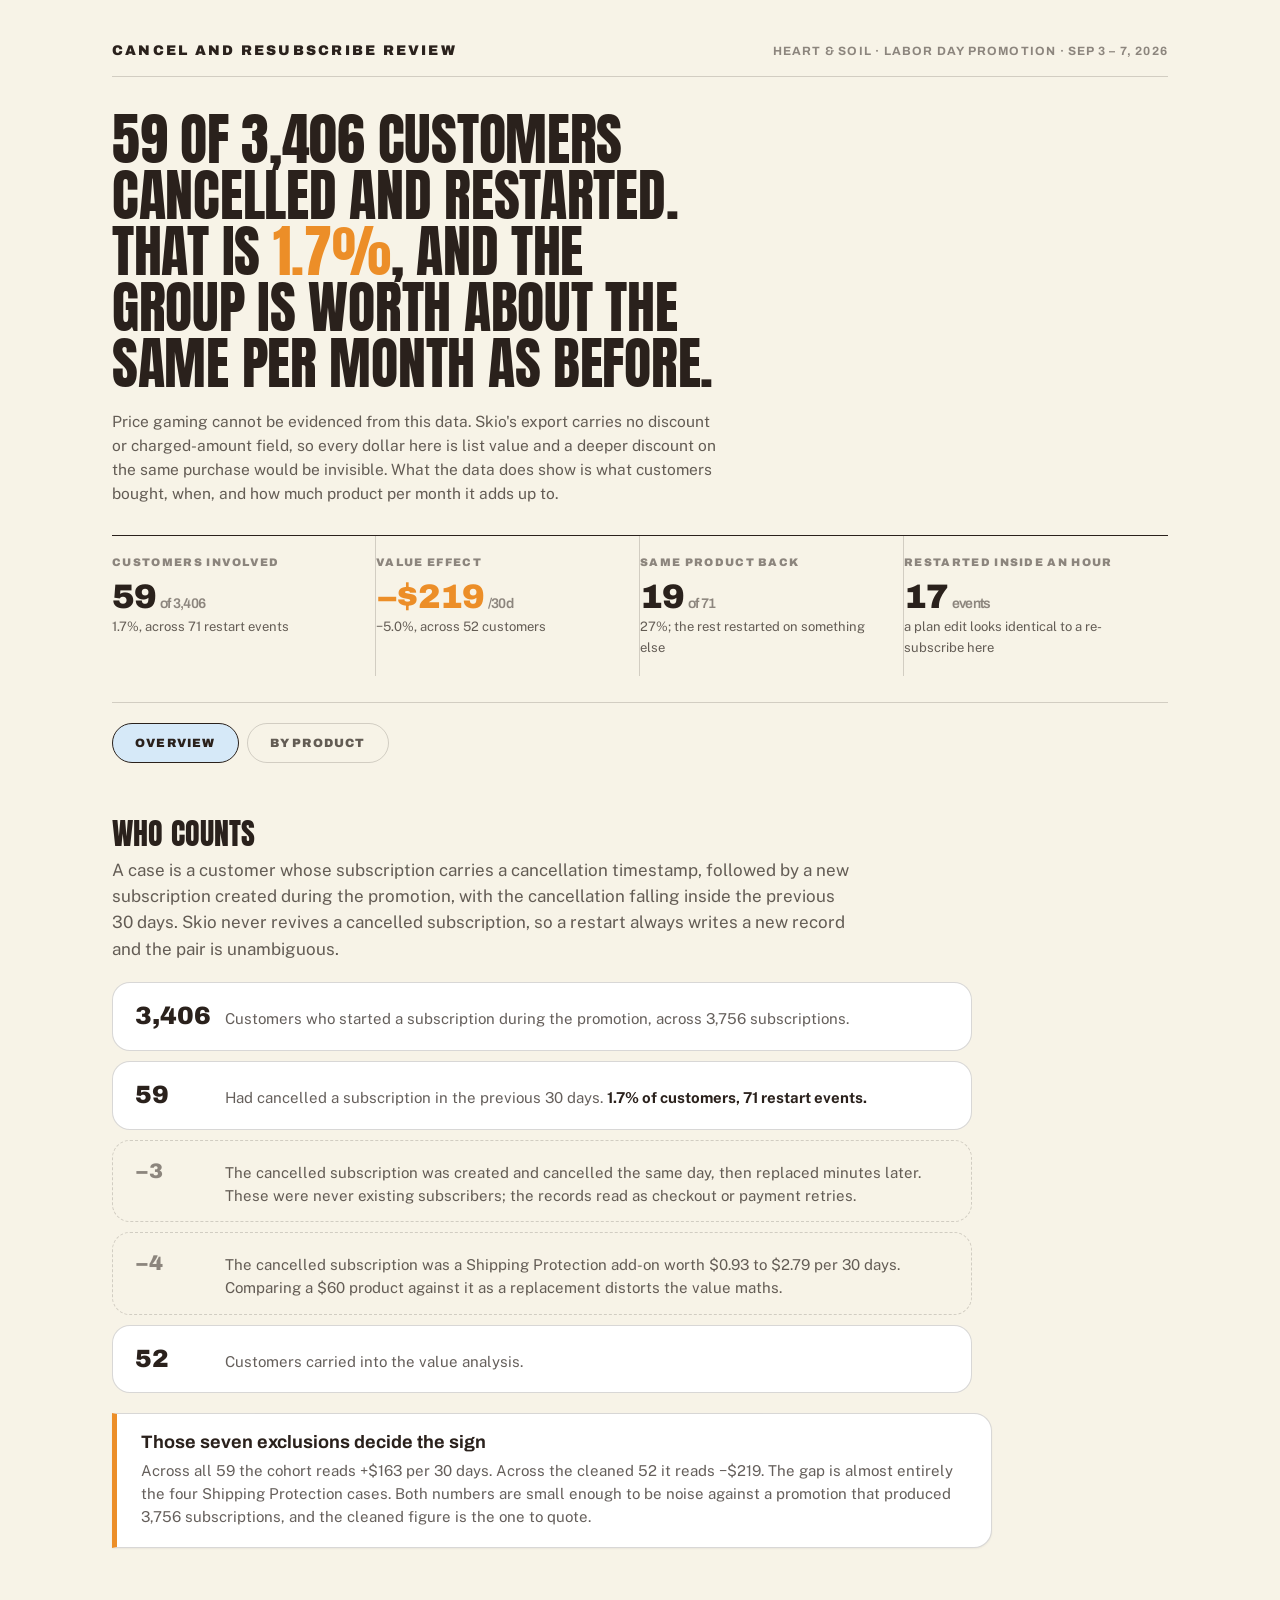
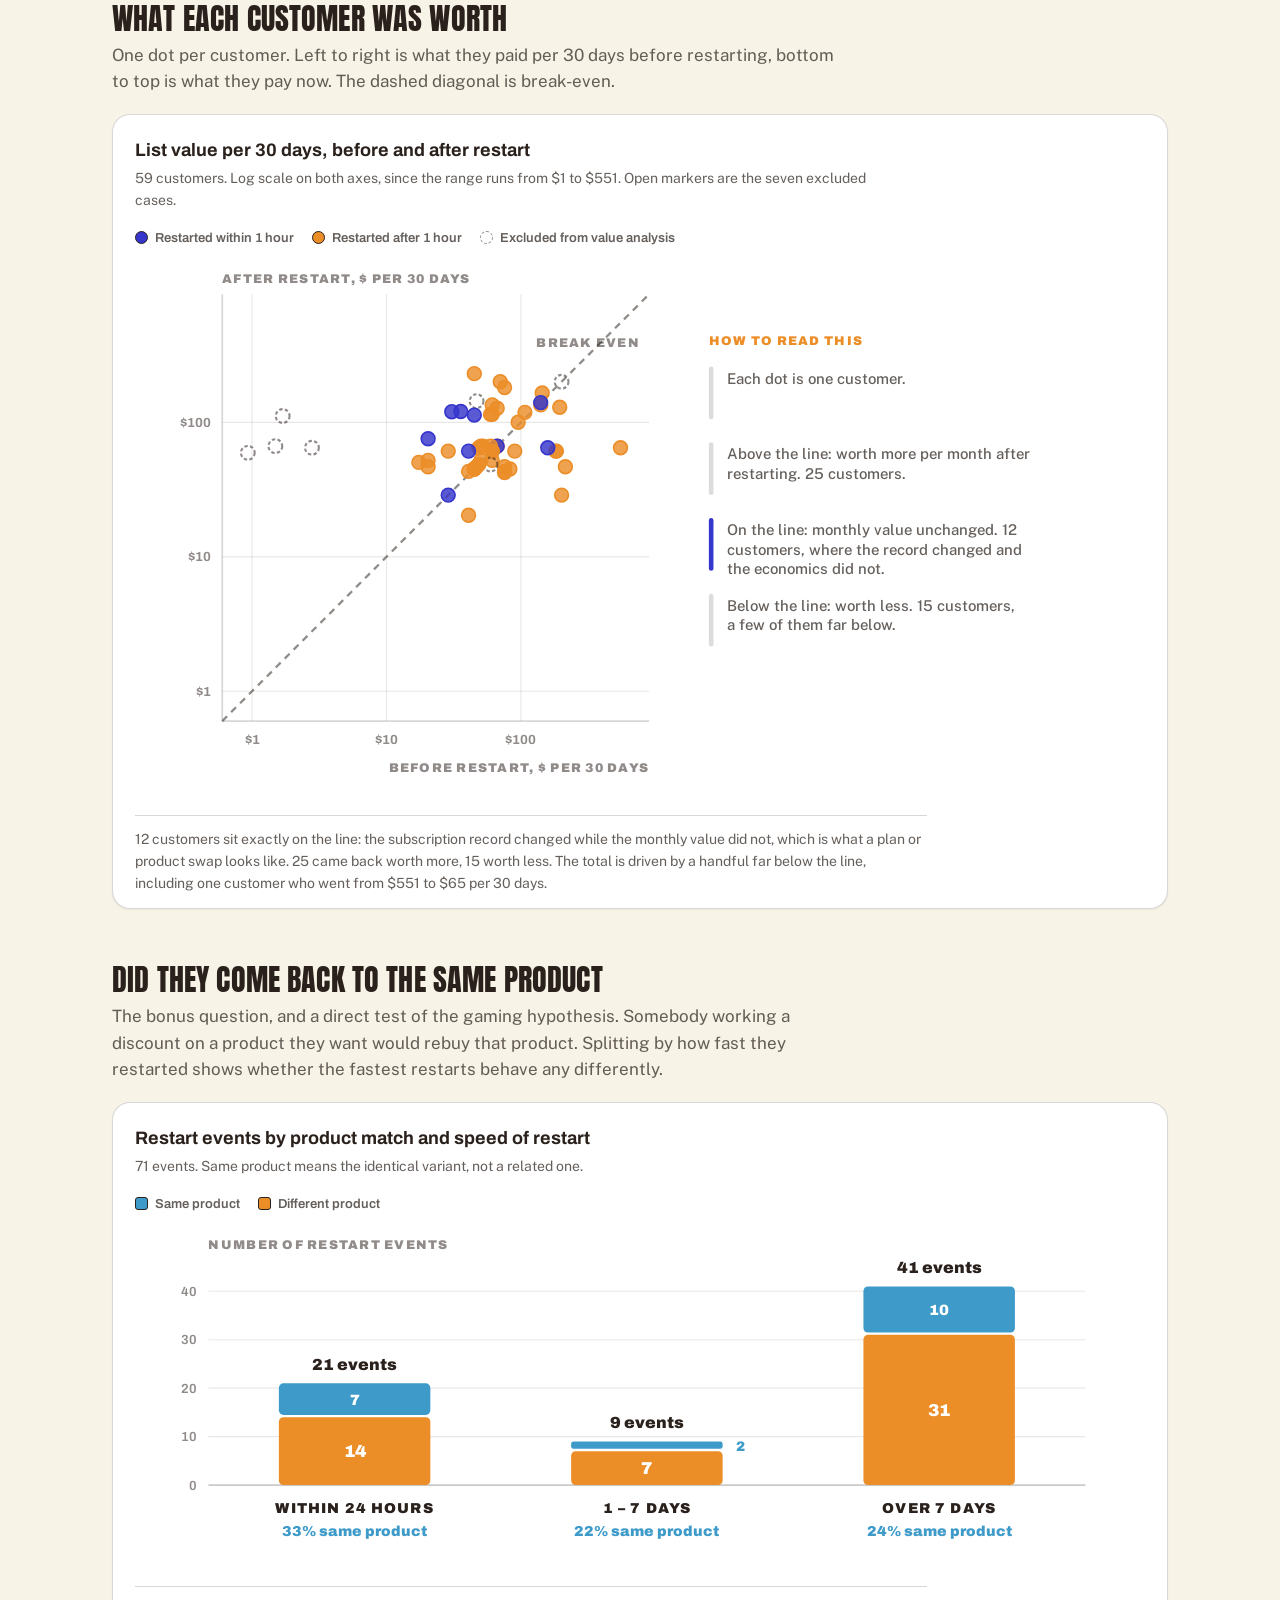
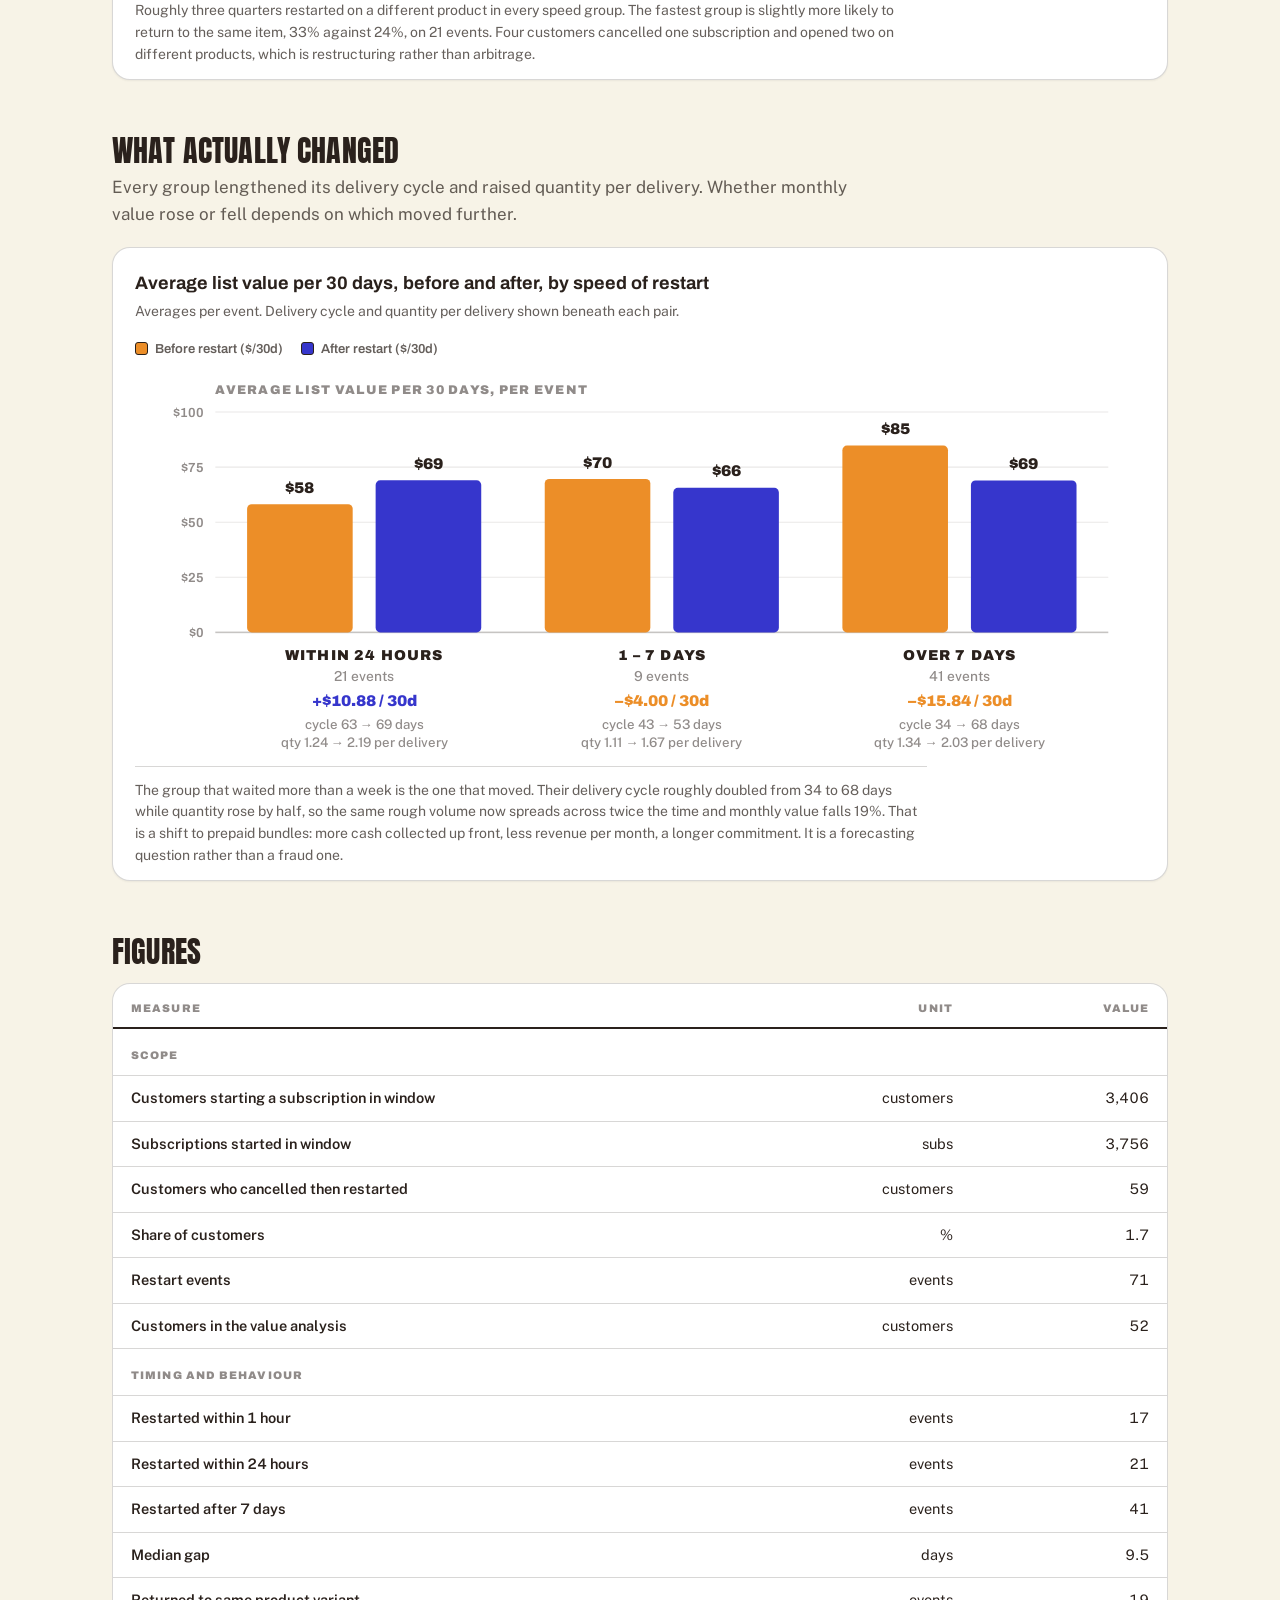
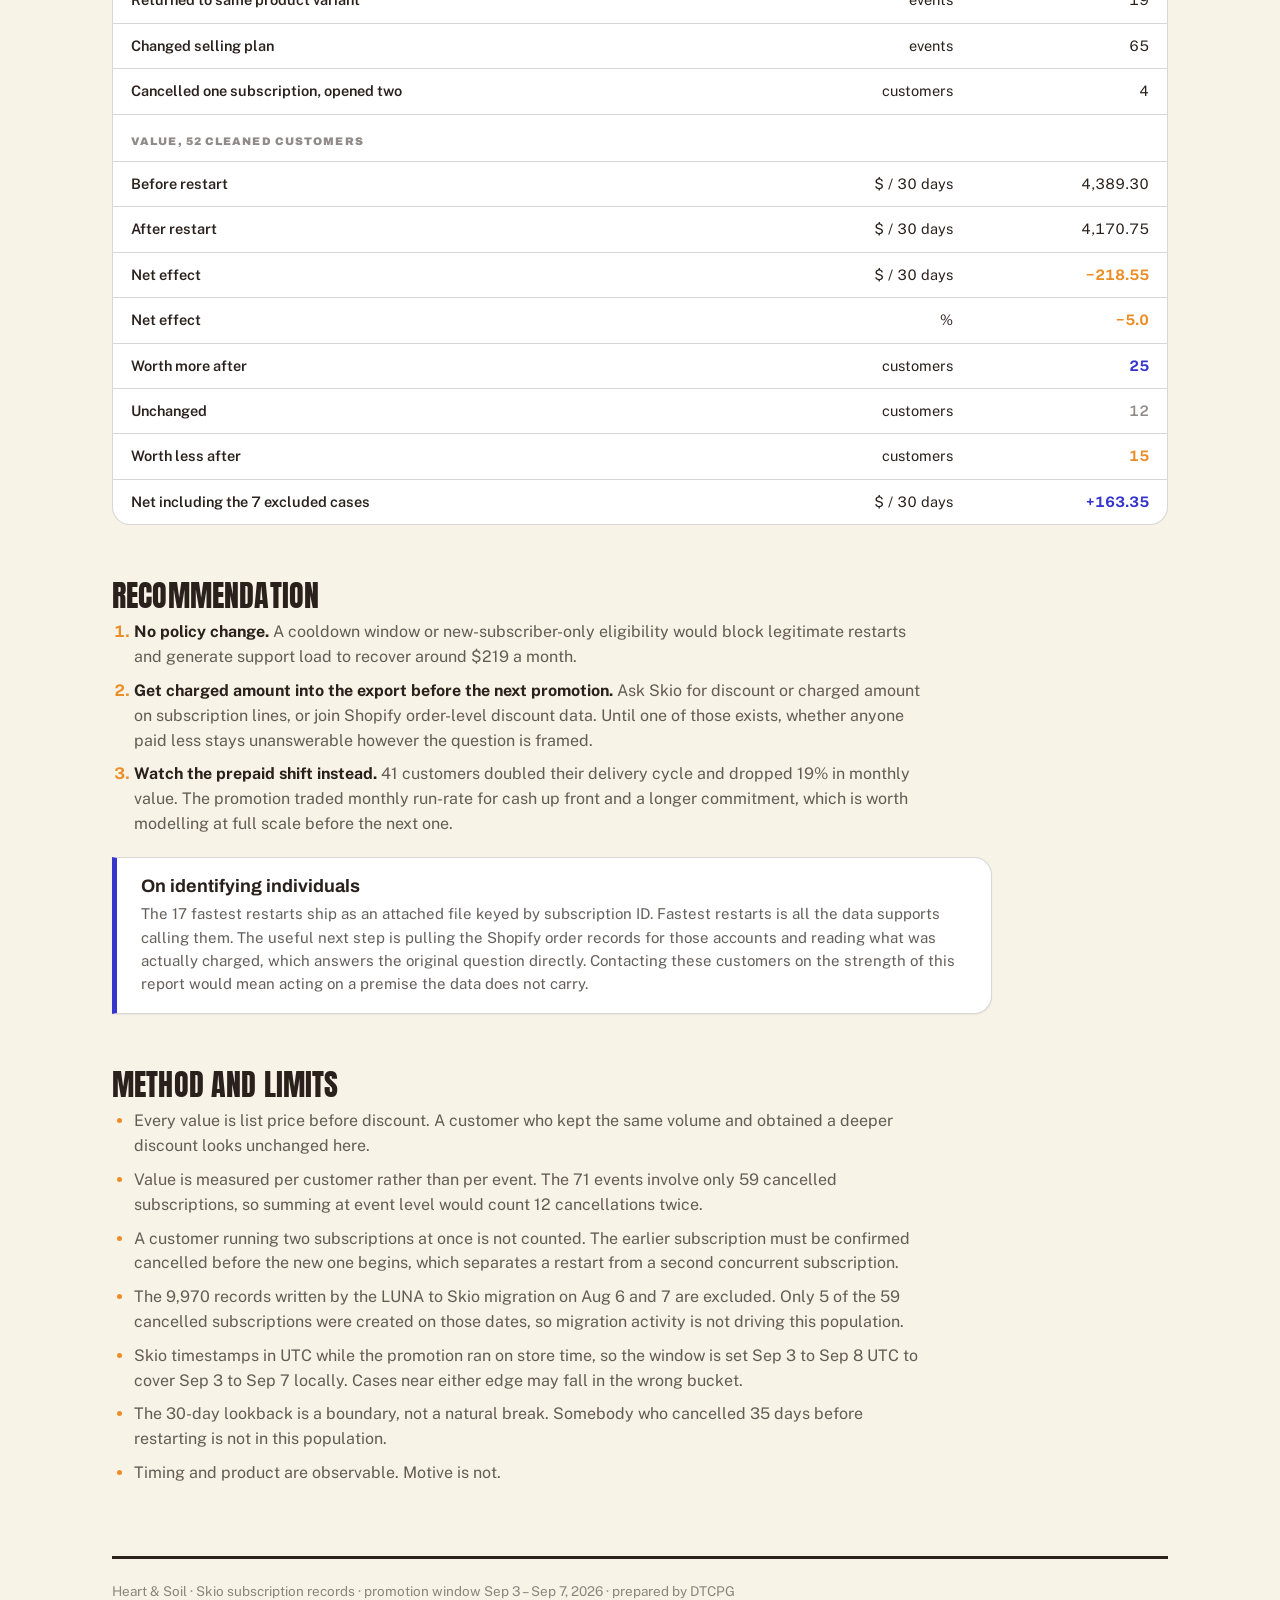
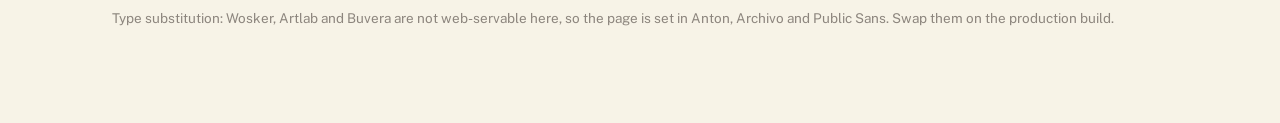
<file: heart-and-soil-cancel-resubscribe.html>
<!DOCTYPE html>
<html lang="en" data-theme="light">
<head>
<meta charset="UTF-8">
<meta name="viewport" content="width=device-width, initial-scale=1.0">
<meta name="robots" content="noindex, nofollow, noarchive">
<meta name="description" content="Whether existing Heart & Soil subscribers cancelled and restarted during the Labor Day 2026 promotion, and what it was worth.">
<title>Cancel And Resubscribe Review</title>
<link rel="preconnect" href="https://fonts.googleapis.com">
<link rel="stylesheet" href="https://fonts.googleapis.com/css2?family=Anton&family=Archivo:wght@500;600;700;900&family=Public+Sans:wght@400;500;600&display=swap">
<style>
  :root {
    --core-black:#2A211C; --base-white:#F7F3E7; --card:#FFFFFF;
    --orange:#EC8E28; --blue:#3636CC; --retention:#3E9BC9;
    --ink:#2A211C; --ink-2:rgba(42,33,28,0.72); --ink-3:rgba(42,33,28,0.52);
    --rule:rgba(42,33,28,0.18); --grid:rgba(42,33,28,0.10);
    --tint-orange:#FCE2BF; --tint-blue:#D6E9F8; --surface:#F7F3E7;
    --shadow-sm:0 1px 2px rgba(42,33,28,0.06); --shadow-md:0 2px 8px rgba(42,33,28,0.08);
    color-scheme: light;
  }
  @media (prefers-color-scheme: dark) {
    :root:not([data-theme="light"]) {
      --core-black:#F7F3E7; --base-white:#211A16; --card:#2A211C;
      --orange:#F9982F; --blue:#8C8CF0; --retention:#6FB9DE;
      --ink:#F7F3E7; --ink-2:rgba(247,243,231,0.76); --ink-3:rgba(247,243,231,0.56);
      --rule:rgba(247,243,231,0.20); --grid:rgba(247,243,231,0.12);
      --tint-orange:#4A3620; --tint-blue:#22354A; --surface:#211A16;
      --shadow-sm:0 1px 2px rgba(0,0,0,0.3); --shadow-md:0 2px 8px rgba(0,0,0,0.35);
      color-scheme: dark;
    }
  }
  :root[data-theme="dark"] {
    --core-black:#F7F3E7; --base-white:#211A16; --card:#2A211C;
    --orange:#F9982F; --blue:#8C8CF0; --retention:#6FB9DE;
    --ink:#F7F3E7; --ink-2:rgba(247,243,231,0.76); --ink-3:rgba(247,243,231,0.56);
    --rule:rgba(247,243,231,0.20); --grid:rgba(247,243,231,0.12);
    --tint-orange:#4A3620; --tint-blue:#22354A; --surface:#211A16;
    --shadow-sm:0 1px 2px rgba(0,0,0,0.3); --shadow-md:0 2px 8px rgba(0,0,0,0.35);
    color-scheme: dark;
  }
  * { box-sizing:border-box; }
  body { margin:0; background:var(--surface); color:var(--ink);
    font-family:'Public Sans',system-ui,sans-serif; font-size:16px; line-height:1.55; -webkit-font-smoothing:antialiased; }
  .wrap { max-width:1160px; margin:0 auto; padding:40px clamp(20px,5vw,52px) 88px; }
  .mast { display:flex; justify-content:space-between; align-items:baseline; gap:20px; flex-wrap:wrap;
    padding-bottom:14px; border-bottom:1.5px solid var(--rule); }
  .mast .doc { font-family:'Archivo',sans-serif; font-weight:900; font-size:14px; letter-spacing:.16em;
    text-transform:uppercase; color:var(--ink); margin:0; }
  .kicker { font-family:'Archivo',sans-serif; font-weight:700; font-size:12px; letter-spacing:.1em;
    text-transform:uppercase; color:var(--ink-3); }
  h1 { font-family:'Anton',Impact,sans-serif; font-weight:400; font-size:clamp(30px,4.4vw,56px); line-height:1.0;
    text-transform:uppercase; margin:34px 0 0; max-width:22ch; letter-spacing:-.005em; }
  h1 em { font-style:normal; color:var(--orange); }
  h2 { font-family:'Anton',Impact,sans-serif; font-weight:400; font-size:clamp(22px,2.6vw,30px); line-height:1.0;
    text-transform:uppercase; margin:56px 0 8px; letter-spacing:.005em; }
  h3 { font-family:'Archivo',sans-serif; font-weight:700; font-size:18px; line-height:1.2; margin:0 0 5px; }
  .lede { color:var(--ink-2); font-size:17px; max-width:74ch; margin:0 0 20px; }
  p { max-width:74ch; margin:0 0 12px; }
  header { padding-bottom:0; }
  .vnote { font-size:15.5px; color:var(--ink-2); max-width:68ch; margin:18px 0 0; }
  .strip { display:grid; grid-template-columns:repeat(auto-fit,minmax(190px,1fr));
    border-top:1.5px solid var(--core-black); margin:30px 0 0; }
  .cell { padding:18px 24px 18px 0; border-right:1px solid var(--rule); }
  .cell:last-child { border-right:none; }
  .cell .lbl { font-family:'Archivo',sans-serif; font-weight:900; font-size:11px; letter-spacing:.12em;
    text-transform:uppercase; color:var(--ink-3); }
  .cell .val { font-family:'Archivo',sans-serif; font-weight:900; font-size:34px; line-height:1.05;
    margin:8px 0 3px; letter-spacing:-.02em; font-variant-numeric:tabular-nums; }
  .cell .val.neg { color:var(--orange); }
  .cell .unit { font-size:14px; font-weight:600; color:var(--ink-3); margin-left:3px; }
  .cell .sup { font-size:13px; color:var(--ink-2); max-width:30ch; }
  figure { margin:8px 0 10px; background:var(--card); border:1px solid var(--rule); border-radius:18px; padding:22px 22px 14px; box-shadow:var(--shadow-sm); }
  .ch-t { font-family:'Archivo',sans-serif; font-weight:700; font-size:18px; margin:0 0 3px; }
  .ch-s { color:var(--ink-2); font-size:14px; margin:0 0 16px; max-width:84ch; }
  .ch-scroll { overflow-x:auto; }
  svg { display:block; width:100%; height:auto; min-width:560px; }
  figcaption { font-size:14px; color:var(--ink-2); margin-top:14px; padding-top:13px; border-top:1px solid var(--rule); max-width:88ch; }
  .legend { display:flex; flex-wrap:wrap; gap:18px; margin:0 0 14px; }
  .legend span { display:inline-flex; align-items:center; gap:7px; font-family:'Archivo',sans-serif; font-weight:600; font-size:13px; color:var(--ink-2); }
  .sw { width:13px; height:13px; border-radius:999px; display:inline-block; border:1.5px solid var(--core-black); }
  .sw.sq { border-radius:3px; }
  .sw.open { background:transparent !important; border-style:dashed; }
  .tbl-wrap { overflow-x:auto; margin:16px 0 4px; background:var(--card); border:1px solid var(--rule); border-radius:18px; }
  table { border-collapse:collapse; width:100%; font-size:14.5px; min-width:620px; }
  th { text-align:right; font-family:'Archivo',sans-serif; font-weight:900; font-size:11px; letter-spacing:.1em;
    text-transform:uppercase; color:var(--ink-3); padding:16px 18px 10px; border-bottom:2px solid var(--core-black); }
  th:first-child, td:first-child { text-align:left; }
  td { text-align:right; padding:11px 18px; border-bottom:1px solid var(--rule); font-variant-numeric:tabular-nums; }
  td:first-child { font-weight:600; }
  tbody tr:last-child td { border-bottom:none; }
  .grp td { font-family:'Archivo',sans-serif; font-weight:900; font-size:11px; letter-spacing:.1em; text-transform:uppercase;
    color:var(--ink-3); padding-top:18px; }
  .up { color:var(--blue); font-weight:700; } .dn { color:var(--orange); font-weight:700; } .nc { color:var(--ink-3); font-weight:600; }
  .ladder { display:grid; gap:10px; margin:20px 0; max-width:86ch; }
  .rung { display:grid; grid-template-columns:72px 1fr; gap:18px; align-items:baseline;
    background:var(--card); border:1px solid var(--rule); border-radius:18px; padding:14px 22px; }
  .rung.out { background:transparent; border-style:dashed; }
  .callout { box-shadow:var(--shadow-sm); }
  .rung .n { font-family:'Archivo',sans-serif; font-weight:900; font-size:25px; color:var(--ink); font-variant-numeric:tabular-nums; }
  .rung.out .n { color:var(--ink-3); font-size:21px; }
  .rung .d { font-size:15px; color:var(--ink-2); }
  .rung .d b { color:var(--ink); }
  .callout { background:var(--card); border:1px solid var(--rule); border-left:5px solid var(--orange);
    border-radius:0 18px 18px 0; padding:18px 24px; margin:20px 0; max-width:88ch; }
  .callout p { margin:0; font-size:15px; max-width:none; color:var(--ink-2); }
  .callout.b { border-left-color:var(--blue); }
  ol, ul { max-width:82ch; padding-left:22px; margin:0 0 12px; }
  li { margin:9px 0; color:var(--ink-2); }
  li b { color:var(--ink); }
  li::marker { color:var(--orange); font-weight:700; }
  .tabs { display:flex; gap:8px; margin:26px 0 0; flex-wrap:wrap;
    border-top:1px solid var(--rule); padding-top:20px; }
  .tabs button { font-family:'Archivo',sans-serif; font-weight:900; font-size:12px; letter-spacing:.1em;
    text-transform:uppercase; padding:12px 22px; border-radius:999px; cursor:pointer;
    background:transparent; color:var(--ink-2); border:1.5px solid var(--rule);
    transition:background 160ms cubic-bezier(0.2,0.7,0.2,1), color 160ms, border-color 160ms; }
  .tabs button:hover { border-color:var(--core-black); color:var(--ink); }
  .tabs button[aria-selected="true"] { background:var(--tint-blue); color:var(--ink); border-color:var(--core-black); }
  .recon { display:flex; flex-wrap:wrap; gap:10px; margin:18px 0 4px; }
  .recon span { font-family:'Archivo',sans-serif; font-weight:700; font-size:12.5px; padding:9px 15px;
    border-radius:999px; background:var(--card); border:1px solid var(--rule); color:var(--ink-2); }
  .recon span b { color:var(--ink); font-variant-numeric:tabular-nums; }
  #tip { position:fixed; pointer-events:none; opacity:0; transition:opacity 140ms cubic-bezier(0.2,0.7,0.2,1);
    background:var(--core-black); color:var(--base-white); font-family:'Public Sans',sans-serif; font-size:13px;
    font-weight:500; line-height:1.5; padding:9px 12px; border-radius:12px; z-index:99; white-space:nowrap; box-shadow:var(--shadow-md); }
  #tip b { font-family:'Archivo',sans-serif; font-weight:700; }
  footer { margin-top:70px; padding-top:22px; border-top:3px solid var(--core-black); color:var(--ink-3); font-size:13.5px; }
  footer p { max-width:none; margin:0 0 6px; }
  :focus-visible { outline:3px solid rgba(54,54,204,0.15); outline-offset:2px; }
  @media (prefers-reduced-motion:reduce) { #tip { transition:none; } }
</style>
<style>[hidden]{display:none!important} img{max-width:100%}</style>
</head>
<body>
<div id="tip" role="status" aria-live="polite"></div>

<div class="wrap">
  <header>
    <div class="mast">
      <p class="doc">Cancel and Resubscribe Review</p>
      <div class="kicker">Heart &amp; Soil · Labor Day promotion · Sep 3 – 7, 2026</div>
    </div>
    <h1>
      59 of 3,406 customers cancelled and restarted. That is <em>1.7%</em>, and the group
      is worth about the same per month as before.
    </h1>
    <p class="vnote">
      Price gaming cannot be evidenced from this data. Skio's export carries no discount or charged-amount
      field, so every dollar here is list value and a deeper discount on the same purchase would be invisible.
      What the data does show is what customers bought, when, and how much product per month it adds up to.
    </p>
    <div class="strip">
      <div class="cell">
        <div class="lbl">Customers involved</div>
        <div class="val">59<span class="unit">of 3,406</span></div>
        <div class="sup">1.7%, across 71 restart events</div>
      </div>
      <div class="cell">
        <div class="lbl">Value effect</div>
        <div class="val neg">−$219<span class="unit">/30d</span></div>
        <div class="sup">−5.0%, across 52 customers</div>
      </div>
      <div class="cell">
        <div class="lbl">Same product back</div>
        <div class="val">19<span class="unit">of 71</span></div>
        <div class="sup">27%; the rest restarted on something else</div>
      </div>
      <div class="cell">
        <div class="lbl">Restarted inside an hour</div>
        <div class="val">17<span class="unit">events</span></div>
        <div class="sup">a plan edit looks identical to a re-subscribe here</div>
      </div>
    </div>
    <div class="tabs" role="tablist" aria-label="Report views">
      <button role="tab" id="tab-overview" aria-controls="panel-overview" aria-selected="true">Overview</button>
      <button role="tab" id="tab-product" aria-controls="panel-product" aria-selected="false">By product</button>
    </div>
  </header>

  <div id="panel-overview" role="tabpanel" aria-labelledby="tab-overview">

  <h2>Who Counts</h2>
  <p class="lede">
    A case is a customer whose subscription carries a cancellation timestamp, followed by a new subscription
    created during the promotion, with the cancellation falling inside the previous 30 days. Skio never revives
    a cancelled subscription, so a restart always writes a new record and the pair is unambiguous.
  </p>
  <div class="ladder">
    <div class="rung"><div class="n">3,406</div><div class="d">Customers who started a subscription during the promotion, across 3,756 subscriptions.</div></div>
    <div class="rung"><div class="n">59</div><div class="d">Had cancelled a subscription in the previous 30 days. <b>1.7% of customers, 71 restart events.</b></div></div>
    <div class="rung out"><div class="n">−3</div><div class="d">The cancelled subscription was created and cancelled the same day, then replaced minutes later. These were never existing subscribers; the records read as checkout or payment retries.</div></div>
    <div class="rung out"><div class="n">−4</div><div class="d">The cancelled subscription was a Shipping Protection add-on worth $0.93 to $2.79 per 30 days. Comparing a $60 product against it as a replacement distorts the value maths.</div></div>
    <div class="rung"><div class="n">52</div><div class="d">Customers carried into the value analysis.</div></div>
  </div>
  <div class="callout">
    <h3>Those seven exclusions decide the sign</h3>
    <p>
      Across all 59 the cohort reads +$163 per 30 days. Across the cleaned 52 it reads −$219. The gap is almost
      entirely the four Shipping Protection cases. Both numbers are small enough to be noise against a promotion
      that produced 3,756 subscriptions, and the cleaned figure is the one to quote.
    </p>
  </div>

  <h2>What Each Customer Was Worth</h2>
  <p class="lede">
    One dot per customer. Left to right is what they paid per 30 days before restarting, bottom to top is what
    they pay now. The dashed diagonal is break-even.
  </p>
  <figure>
    <p class="ch-t">List value per 30 days, before and after restart</p>
    <p class="ch-s">59 customers. Log scale on both axes, since the range runs from $1 to $551. Open markers are the seven excluded cases.</p>
    <div class="legend">
      <span><i class="sw" style="background:var(--blue)"></i> Restarted within 1 hour</span>
      <span><i class="sw" style="background:var(--orange)"></i> Restarted after 1 hour</span>
      <span><i class="sw open" style="border-color:var(--ink-3)"></i> Excluded from value analysis</span>
    </div>
    <div class="ch-scroll"><svg id="c1" viewBox="0 0 880 470" role="img" aria-label="Scatter of list value per 30 days before and after restart, one point per customer, log scale on both axes with a break-even diagonal. Most points cluster near the line. Twelve sit exactly on it, meaning monthly value did not change. Twenty-five sit above and fifteen below, with a few far below."></svg></div>
    <figcaption>
      12 customers sit exactly on the line: the subscription record changed while the monthly value did not,
      which is what a plan or product swap looks like. 25 came back worth more, 15 worth less. The total is
      driven by a handful far below the line, including one customer who went from $551 to $65 per 30 days.
    </figcaption>
  </figure>

  <h2>Did They Come Back To The Same Product</h2>
  <p class="lede">
    The bonus question, and a direct test of the gaming hypothesis. Somebody working a discount on a product
    they want would rebuy that product. Splitting by how fast they restarted shows whether the fastest restarts
    behave any differently.
  </p>
  <figure>
    <p class="ch-t">Restart events by product match and speed of restart</p>
    <p class="ch-s">71 events. Same product means the identical variant, not a related one.</p>
    <div class="legend">
      <span><i class="sw sq" style="background:var(--retention)"></i> Same product</span>
      <span><i class="sw sq" style="background:var(--orange)"></i> Different product</span>
    </div>
    <div class="ch-scroll"><svg id="c2" viewBox="0 0 880 300" role="img" aria-label="Restart events by product match and speed. Within 24 hours: 7 same product, 14 different, 21 events, 33 percent same. One to seven days: 2 same, 7 different, 9 events, 22 percent same. Over seven days: 10 same, 31 different, 41 events, 24 percent same."></svg></div>
    <figcaption>
      Roughly three quarters restarted on a different product in every speed group. The fastest group is
      slightly more likely to return to the same item, 33% against 24%, on 21 events. Four customers cancelled
      one subscription and opened two on different products, which is restructuring rather than arbitrage.
    </figcaption>
  </figure>

  <h2>What Actually Changed</h2>
  <p class="lede">
    Every group lengthened its delivery cycle and raised quantity per delivery. Whether monthly value rose or
    fell depends on which moved further.
  </p>
  <figure>
    <p class="ch-t">Average list value per 30 days, before and after, by speed of restart</p>
    <p class="ch-s">Averages per event. Delivery cycle and quantity per delivery shown beneath each pair.</p>
    <div class="legend">
      <span><i class="sw sq" style="background:var(--orange)"></i> Before restart ($/30d)</span>
      <span><i class="sw sq" style="background:var(--blue)"></i> After restart ($/30d)</span>
    </div>
    <div class="ch-scroll"><svg id="c3" viewBox="0 0 880 330" role="img" aria-label="Average list value per 30 days before and after by speed of restart. Within 24 hours: 58.14 to 69.02 dollars, up. One to seven days: 69.60 to 65.60 dollars, down slightly. Over seven days: 84.78 to 68.94 dollars, down 15.84."></svg></div>
    <figcaption>
      The group that waited more than a week is the one that moved. Their delivery cycle roughly doubled from
      34 to 68 days while quantity rose by half, so the same rough volume now spreads across twice the time and
      monthly value falls 19%. That is a shift to prepaid bundles: more cash collected up front, less revenue
      per month, a longer commitment. It is a forecasting question rather than a fraud one.
    </figcaption>
  </figure>

  <h2>Figures</h2>
  <div class="tbl-wrap">
    <table>
      <thead><tr><th>Measure</th><th>Unit</th><th>Value</th></tr></thead>
      <tbody>
        <tr class="grp"><td colspan="3">Scope</td></tr>
        <tr><td>Customers starting a subscription in window</td><td>customers</td><td>3,406</td></tr>
        <tr><td>Subscriptions started in window</td><td>subs</td><td>3,756</td></tr>
        <tr><td>Customers who cancelled then restarted</td><td>customers</td><td>59</td></tr>
        <tr><td>Share of customers</td><td>%</td><td>1.7</td></tr>
        <tr><td>Restart events</td><td>events</td><td>71</td></tr>
        <tr><td>Customers in the value analysis</td><td>customers</td><td>52</td></tr>

        <tr class="grp"><td colspan="3">Timing and behaviour</td></tr>
        <tr><td>Restarted within 1 hour</td><td>events</td><td>17</td></tr>
        <tr><td>Restarted within 24 hours</td><td>events</td><td>21</td></tr>
        <tr><td>Restarted after 7 days</td><td>events</td><td>41</td></tr>
        <tr><td>Median gap</td><td>days</td><td>9.5</td></tr>
        <tr><td>Returned to same product variant</td><td>events</td><td>19</td></tr>
        <tr><td>Changed selling plan</td><td>events</td><td>65</td></tr>
        <tr><td>Cancelled one subscription, opened two</td><td>customers</td><td>4</td></tr>

        <tr class="grp"><td colspan="3">Value, 52 cleaned customers</td></tr>
        <tr><td>Before restart</td><td>$ / 30 days</td><td>4,389.30</td></tr>
        <tr><td>After restart</td><td>$ / 30 days</td><td>4,170.75</td></tr>
        <tr><td>Net effect</td><td>$ / 30 days</td><td class="dn">−218.55</td></tr>
        <tr><td>Net effect</td><td>%</td><td class="dn">−5.0</td></tr>
        <tr><td>Worth more after</td><td>customers</td><td class="up">25</td></tr>
        <tr><td>Unchanged</td><td>customers</td><td class="nc">12</td></tr>
        <tr><td>Worth less after</td><td>customers</td><td class="dn">15</td></tr>
        <tr><td>Net including the 7 excluded cases</td><td>$ / 30 days</td><td class="up">+163.35</td></tr>
      </tbody>
    </table>
  </div>

  <h2>Recommendation</h2>
  <ol>
    <li><b>No policy change.</b> A cooldown window or new-subscriber-only eligibility would block legitimate restarts and generate support load to recover around $219 a month.</li>
    <li><b>Get charged amount into the export before the next promotion.</b> Ask Skio for discount or charged amount on subscription lines, or join Shopify order-level discount data. Until one of those exists, whether anyone paid less stays unanswerable however the question is framed.</li>
    <li><b>Watch the prepaid shift instead.</b> 41 customers doubled their delivery cycle and dropped 19% in monthly value. The promotion traded monthly run-rate for cash up front and a longer commitment, which is worth modelling at full scale before the next one.</li>
  </ol>
  <div class="callout b">
    <h3>On identifying individuals</h3>
    <p>
      The 17 fastest restarts ship as an attached file keyed by subscription ID. Fastest restarts is all the
      data supports calling them. The useful next step is pulling the Shopify order records for those accounts
      and reading what was actually charged, which answers the original question directly. Contacting these
      customers on the strength of this report would mean acting on a premise the data does not carry.
    </p>
  </div>

  <h2>Method And Limits</h2>
  <ul>
    <li>Every value is list price before discount. A customer who kept the same volume and obtained a deeper discount looks unchanged here.</li>
    <li>Value is measured per customer rather than per event. The 71 events involve only 59 cancelled subscriptions, so summing at event level would count 12 cancellations twice.</li>
    <li>A customer running two subscriptions at once is not counted. The earlier subscription must be confirmed cancelled before the new one begins, which separates a restart from a second concurrent subscription.</li>
    <li>The 9,970 records written by the LUNA to Skio migration on Aug 6 and 7 are excluded. Only 5 of the 59 cancelled subscriptions were created on those dates, so migration activity is not driving this population.</li>
    <li>Skio timestamps in UTC while the promotion ran on store time, so the window is set Sep 3 to Sep 8 UTC to cover Sep 3 to Sep 7 locally. Cases near either edge may fall in the wrong bucket.</li>
    <li>The 30-day lookback is a boundary, not a natural break. Somebody who cancelled 35 days before restarting is not in this population.</li>
    <li>Timing and product are observable. Motive is not.</li>
  </ul>

  </div><!-- /panel-overview -->

  <div id="panel-product" role="tabpanel" aria-labelledby="tab-product" hidden>

  <h2>Which Products Moved</h2>
  <p class="lede">
    Each restart has two sides. The cancelled subscription takes value off one product; the new subscription
    puts value onto another, often a different one. Netting those two sides per product shows where the
    cohort's monthly value actually went.
  </p>
  <div class="recon">
    <span>Value off cancelled subscriptions <b>$4,389.30</b> · 52 subscriptions</span>
    <span>Value onto new subscriptions <b>$4,170.75</b> · 63 subscriptions</span>
    <span>Net <b>−$218.55</b> per 30 days</span>
  </div>
  <p style="font-size:14px;color:var(--ink-3);max-width:76ch">
    Same 52 customers and the same totals as the Overview tab. The two sides differ in count because
    12 customers cancelled one subscription and started more than one.
  </p>

  <figure>
    <p class="ch-t">Net change in list value per 30 days, by product</p>
    <p class="ch-s">The twelve products with the largest movement in either direction. The remaining 18 products net to −$175.95 between them.</p>
    <div class="legend">
      <span><i class="sw sq" style="background:var(--orange)"></i> Lost value</span>
      <span><i class="sw sq" style="background:var(--blue)"></i> Gained value</span>
    </div>
    <div class="ch-scroll"><svg id="c4" viewBox="0 0 880 542" role="img" aria-label="Net change in list value per 30 days by product. Whole Package lost 387.60 dollars, the largest single movement. AB30 Foundational Stack lost 302.40. Grass-Fed Whey Protein Chocolate Sea Salt gained 280.80, Male Fertility Stack gained 270, Warrior Stack gained 248.40 and Beef Organs gained 234."></svg></div>
    <figcaption>
      Whole Package is the largest single movement at −$387.60. It is also the only product where the same
      number of subscriptions left and returned, nine each way, while monthly value fell by almost half.
    </figcaption>
  </figure>

  <div class="callout">
    <h3>Whole Package explains most of the net loss</h3>
    <p>
      Nine customers cancelled a Whole Package subscription and nine started one, yet monthly value went from
      $99.73 to $56.67 per subscription. Whole Package is the product whose buy box changed on Sep 3, replacing
      a monthly plan with 30, 60 and 90-day supply tiers. Those customers moved onto longer cycles carrying
      proportionally less product per month. That is the same prepaid shift visible in the Overview tab,
      concentrated on the one product where the offer changed.
    </p>
  </div>

  <h2>Every Product</h2>
  <p class="lede">
    Cancelled counts subscriptions that ended; started counts subscriptions that began. A product can appear on
    one side only. Columns sum to the totals above.
  </p>
  <div class="tbl-wrap">
    <table>
      <thead><tr><th>Product</th><th>Cancelled</th><th>Value off</th><th>Started</th><th>Value on</th><th>Net $/30d</th></tr></thead>
      <tbody id="prodrows"></tbody>
    </table>
  </div>

  <h2>Reading This Tab</h2>
  <ul>
    <li>A product showing a loss did not necessarily lose customers. Whole Package kept the same subscription count and still lost value, because the replacement subscriptions carry less product per month.</li>
    <li>A product with zero cancelled and a positive figure gained subscriptions from customers who left something else. Male Fertility Stack, Digestive Stack, Animal Based Protein, Bone Matrix and Pure American Liver each arrived that way.</li>
    <li>Three products net to exactly zero: Prenatal Health Stack, Gut &amp; Digestion and Firestarter. Customers cancelled and restarted the identical plan, so the record changed and the economics did not.</li>
    <li>Every value is list price before discount, and the seven excluded cases from the Overview tab are excluded here too.</li>
  </ul>

  </div><!-- /panel-product -->

  <footer>
    <p>Heart &amp; Soil · Skio subscription records · promotion window Sep 3 – Sep 7, 2026 · prepared by DTCPG</p>
    <p>Type substitution: Wosker, Artlab and Buvera are not web-servable here, so the page is set in Anton, Archivo and Public Sans. Swap them on the production build.</p>
  </footer>
</div>

<script>
(function () {
  var tip = document.getElementById('tip');
  function showTip(e, html) {
    tip.innerHTML = html; tip.style.opacity = '1';
    var x = e.clientX + 16, y = e.clientY - 12;
    if (x + 260 > window.innerWidth) x = e.clientX - 250;
    tip.style.left = x + 'px'; tip.style.top = y + 'px';
  }
  function hideTip() { tip.style.opacity = '0'; }
  var NS = 'http://www.w3.org/2000/svg';
  function el(n, a) { var e = document.createElementNS(NS, n); for (var k in a) e.setAttribute(k, a[k]); return e; }
  function txt(x, y, s, o) {
    o = o || {};
    var t = el('text', { x: x, y: y, 'text-anchor': o.anchor || 'middle', 'font-size': o.size || 12,
      'font-weight': o.weight || 500, fill: o.fill || 'var(--ink-3)', 'font-family': o.fam || "'Archivo', sans-serif" });
    if (o.ls) t.setAttribute('letter-spacing', o.ls);
    t.textContent = s; return t;
  }
  function hoverable(node, label) {
    node.addEventListener('mousemove', function (e) { showTip(e, label); });
    node.addEventListener('mouseleave', hideTip);
    var ti = el('title', {}); ti.textContent = label.replace(/<[^>]+>/g, ' ').replace(/\s+/g, ' ').trim();
    node.appendChild(ti);
  }
  function bar(g, x, y, w, h, fill, label) {
    var r = el('rect', { x: x, y: y, width: w, height: Math.max(h, 1), fill: fill, rx: h < 10 ? 2 : 4 });
    if (label) hoverable(r, label); g.appendChild(r); return r;
  }
  function hgrid(g, L, R, y, label, pre) {
    g.appendChild(el('line', { x1: L, x2: R, y1: y, y2: y, stroke: 'var(--grid)', 'stroke-width': 1 }));
    g.appendChild(txt(L - 10, y + 4, (pre || '') + label, { anchor: 'end', size: 11.5, weight: 600 }));
  }

  /* Chart 1 — parity scatter, one point per customer */
  (function () {
    var s = document.getElementById('c1'); if (!s) return;
    var D = [
      [550.8,64.8,20847,0],[214.2,46.8,26208,0],[200.7,28.8,26011,0],[200.7,200.7,1,1],
      [194.4,129.6,25621,0],[183.6,61.2,34513,0],[181.8,61.2,9688,0],[158.4,64.8,2,0],
      [144.0,165.6,30814,0],[140.4,135.0,8258,0],[140.4,140.4,0,0],[107.1,118.8,34594,0],
      [95.4,100.35,28547,0],[90.0,61.2,14572,0],[82.8,45.0,610,0],[75.6,42.3,25330,0],
      [75.6,46.8,27816,0],[75.6,181.8,21177,0],[75.6,43.2,22203,0],[70.2,200.7,10149,0],
      [66.6,66.6,23242,0],[66.6,127.35,30816,0],[66.6,66.6,5,0],[61.2,135.0,20383,0],
      [61.2,61.2,1,0],[61.2,61.2,8325,0],[61.2,52.2,20415,0],[61.2,61.2,16077,0],
      [61.2,114.75,10676,0],[59.4,66.6,6671,0],[59.4,48.6,4,1],[59.4,114.75,13792,0],
      [52.2,66.6,13357,0],[50.4,52.2,96,0],[50.4,66.6,17251,0],[48.6,48.6,20385,0],
      [48.6,64.8,1723,0],[46.8,144.0,1307,1],[46.8,46.8,18641,0],[45.0,45.0,25842,0],
      [45.0,113.4,12,0],[45.0,45.0,4826,0],[45.0,230.4,16767,0],[45.0,45.0,32905,0],
      [40.8,43.2,4329,0],[40.8,20.4,42057,0],[40.8,61.2,1,0],[35.7,120.6,43,0],
      [30.6,120.15,49,0],[28.8,61.2,4582,0],[28.8,28.8,16,0],[20.4,46.8,366,0],
      [20.4,75.6,7,0],[20.4,52.2,10042,0],[17.4,50.4,26041,0],
      [2.79,64.8,18566,1],[1.69,111.6,16393,1],[1.49,66.6,21332,1],[0.93,59.4,23,1]
    ];
    var L = 76, R = 448, T = 28, B = 400;
    var LO = Math.log10(0.6), HI = Math.log10(900), SP = HI - LO;
    var xOf = function (v) { return L + (Math.log10(v) - LO) / SP * (R - L); };
    var yOf = function (v) { return B - (Math.log10(v) - LO) / SP * (B - T); };
    [1, 10, 100].forEach(function (t) {
      s.appendChild(el('line', { x1: xOf(t), x2: xOf(t), y1: T, y2: B, stroke: 'var(--grid)', 'stroke-width': 1 }));
      s.appendChild(el('line', { x1: L, x2: R, y1: yOf(t), y2: yOf(t), stroke: 'var(--grid)', 'stroke-width': 1 }));
      s.appendChild(txt(xOf(t), B + 20, '$' + t, { size: 11.5, weight: 700 }));
      s.appendChild(txt(L - 10, yOf(t) + 4, '$' + t, { anchor: 'end', size: 11.5, weight: 700 }));
    });
    s.appendChild(el('line', { x1: L, x2: R, y1: B, y2: B, stroke: 'var(--rule)', 'stroke-width': 1.5 }));
    s.appendChild(el('line', { x1: L, x2: L, y1: T, y2: B, stroke: 'var(--rule)', 'stroke-width': 1.5 }));
    s.appendChild(el('line', { x1: xOf(0.6), y1: yOf(0.6), x2: xOf(900), y2: yOf(900),
      stroke: 'var(--ink-3)', 'stroke-width': 2, 'stroke-dasharray': '6 5' }));
    s.appendChild(txt(R - 8, T + 46, 'BREAK EVEN', { anchor: 'end', size: 11, weight: 900, fill: 'var(--ink-3)', ls: '.1em' }));
    D.forEach(function (d) {
      var fast = d[2] <= 60, exc = d[3] === 1;
      var col = fast ? 'var(--blue)' : 'var(--orange)';
      var c = el('circle', { cx: xOf(d[0]), cy: yOf(d[1]), r: 6,
        fill: exc ? 'none' : col, stroke: exc ? 'var(--ink-3)' : col,
        'stroke-width': exc ? 1.8 : 1.4, 'stroke-dasharray': exc ? '3 2' : 'none', 'fill-opacity': 0.82 });
      var dir = d[1] > d[0] + 0.5 ? 'worth more after' : (d[1] < d[0] - 0.5 ? 'worth less after' : 'unchanged');
      hoverable(c, '<b>$' + d[0].toFixed(2) + ' → $' + d[1].toFixed(2) + ' / 30 days</b><br>' + dir +
        '<br>restarted after ' + (d[2] < 60 ? d[2] + ' min' : (d[2] / 1440).toFixed(1) + ' days') +
        (exc ? '<br>excluded from value analysis' : ''));
      s.appendChild(c);
    });
    s.appendChild(txt(L, T - 10, 'AFTER RESTART, $ PER 30 DAYS', { anchor: 'start', size: 11, weight: 900, ls: '.1em' }));
    s.appendChild(txt(R, B + 44, 'BEFORE RESTART, $ PER 30 DAYS', { anchor: 'end', size: 11, weight: 900, ls: '.1em' }));
    var AX = 500;
    s.appendChild(txt(AX, 72, 'HOW TO READ THIS', { anchor: 'start', size: 11, weight: 900, ls: '.1em', fill: 'var(--orange)' }));
    [['Each dot is one customer.', 'var(--ink-3)', .3],
     ['Above the line: worth more per month after restarting. 25 customers.', 'var(--ink-3)', .3],
     ['On the line: monthly value unchanged. 12 customers, where the record changed and the economics did not.', 'var(--blue)', 1],
     ['Below the line: worth less. 15 customers, a few of them far below.', 'var(--ink-3)', .3]].forEach(function (r, i) {
      var y = 104 + i * 66;
      s.appendChild(el('rect', { x: AX, y: y - 13, width: 4, height: 46, rx: 2, fill: r[1], opacity: r[2] }));
      var words = r[0].split(' '), line = '', lines = [];
      words.forEach(function (w) { if ((line + w).length > 42) { lines.push(line); line = ''; } line += w + ' '; });
      lines.push(line);
      lines.forEach(function (ln, j) {
        s.appendChild(txt(AX + 16, y + 2 + j * 17, ln.trim(), { anchor: 'start', size: 13, weight: 500,
          fill: 'var(--ink-2)', fam: "'Public Sans', sans-serif" }));
      });
    });
  })();

  /* Chart 2 — product match by speed */
  (function () {
    var s = document.getElementById('c2'); if (!s) return;
    var L = 64, R = 828, T = 34, B = 224, MAX = 45;
    var yOf = function (v) { return B - (v / MAX) * (B - T); };
    for (var v = 0; v <= 40; v += 10) hgrid(s, L, R, yOf(v), v);
    s.appendChild(el('line', { x1: L, x2: R, y1: B, y2: B, stroke: 'var(--rule)', 'stroke-width': 1.5 }));
    var g = [
      { n: 'WITHIN 24 HOURS', same: 7, diff: 14 },
      { n: '1 – 7 DAYS', same: 2, diff: 7 },
      { n: 'OVER 7 DAYS', same: 10, diff: 31 }
    ];
    var gw = (R - L) / 3, bw = 132;
    g.forEach(function (t, i) {
      var cx = L + gw * i + gw / 2, x = cx - bw / 2, tot = t.same + t.diff;
      var yD = yOf(t.diff), yS = yOf(tot);
      bar(s, x, yD, bw, B - yD, 'var(--orange)', '<b>Different product</b><br>' + t.diff + ' of ' + tot + ' events');
      bar(s, x, yS, bw, (yD - yS) - 2, 'var(--retention)', '<b>Same product</b><br>' + t.same + ' of ' + tot + ' events');
      s.appendChild(txt(cx, yD + (B - yD) / 2 + 5, String(t.diff), { size: 15, weight: 900, fill: '#FFFFFF' }));
      if (t.same >= 3) s.appendChild(txt(cx, yS + (yD - yS) / 2 + 4, String(t.same), { size: 13, weight: 900, fill: '#FFFFFF' }));
      else s.appendChild(txt(cx + bw / 2 + 12, yS + (yD - yS) / 2 + 4, String(t.same), { anchor: 'start', size: 12, weight: 900, fill: 'var(--retention)' }));
      s.appendChild(txt(cx, yS - 12, tot + ' events', { size: 14, weight: 900, fill: 'var(--ink)' }));
      s.appendChild(txt(cx, B + 24, t.n, { size: 12.5, weight: 900, fill: 'var(--ink)', ls: '.08em' }));
      s.appendChild(txt(cx, B + 44, Math.round(t.same / tot * 100) + '% same product', { size: 12.5, weight: 900, fill: 'var(--retention)' }));
    });
    s.appendChild(txt(L, T - 16, 'NUMBER OF RESTART EVENTS', { anchor: 'start', size: 11, weight: 900, ls: '.1em' }));
  })();

  /* Chart 3 — value before/after by speed, with cycle + qty */
  (function () {
    var s = document.getElementById('c3'); if (!s) return;
    var L = 70, R = 848, T = 34, B = 226, MAX = 100;
    var yOf = function (v) { return B - (v / MAX) * (B - T); };
    for (var v = 0; v <= 100; v += 25) hgrid(s, L, R, yOf(v), v, '$');
    s.appendChild(el('line', { x1: L, x2: R, y1: B, y2: B, stroke: 'var(--rule)', 'stroke-width': 1.5 }));
    var g = [
      { n: 'WITHIN 24 HOURS', s2: '21 events', pre: 58.14, post: 69.02, cyc: 'cycle 63 → 69 days', qty: 'qty 1.24 → 2.19 per delivery' },
      { n: '1 – 7 DAYS', s2: '9 events', pre: 69.60, post: 65.60, cyc: 'cycle 43 → 53 days', qty: 'qty 1.11 → 1.67 per delivery' },
      { n: 'OVER 7 DAYS', s2: '41 events', pre: 84.78, post: 68.94, cyc: 'cycle 34 → 68 days', qty: 'qty 1.34 → 2.03 per delivery' }
    ];
    var gw = (R - L) / 3, bw = 92, gap = 20;
    g.forEach(function (t, i) {
      var cx = L + gw * i + gw / 2, x1 = cx - bw - gap / 2, x2 = cx + gap / 2;
      bar(s, x1, yOf(t.pre), bw, B - yOf(t.pre), 'var(--orange)', '<b>Before</b><br>$' + t.pre.toFixed(2) + ' per 30 days');
      bar(s, x2, yOf(t.post), bw, B - yOf(t.post), 'var(--blue)', '<b>After</b><br>$' + t.post.toFixed(2) + ' per 30 days');
      s.appendChild(txt(x1 + bw / 2, yOf(t.pre) - 10, '$' + t.pre.toFixed(0), { size: 13.5, weight: 900, fill: 'var(--ink)' }));
      s.appendChild(txt(x2 + bw / 2, yOf(t.post) - 10, '$' + t.post.toFixed(0), { size: 13.5, weight: 900, fill: 'var(--ink)' }));
      s.appendChild(txt(cx, B + 24, t.n, { size: 12.5, weight: 900, fill: 'var(--ink)', ls: '.08em' }));
      s.appendChild(txt(cx, B + 42, t.s2, { size: 12, weight: 500, fam: "'Public Sans', sans-serif" }));
      var d = t.post - t.pre;
      s.appendChild(txt(cx, B + 64, (d >= 0 ? '+' : '−') + '$' + Math.abs(d).toFixed(2) + ' / 30d',
        { size: 13.5, weight: 900, fill: d >= 0 ? 'var(--blue)' : 'var(--orange)' }));
      s.appendChild(txt(cx, B + 84, t.cyc, { size: 11.5, weight: 500, fam: "'Public Sans', sans-serif" }));
      s.appendChild(txt(cx, B + 100, t.qty, { size: 11.5, weight: 500, fam: "'Public Sans', sans-serif" }));
    });
    s.appendChild(txt(L, T - 16, 'AVERAGE LIST VALUE PER 30 DAYS, PER EVENT', { anchor: 'start', size: 11, weight: 900, ls: '.1em' }));
  })();

  /* ---- Product data, shared by chart 4 and the table ---- */
  // [product, cancelled, valueOff, started, valueOn, net]
  var P = [
    ['Whole Package',9,897.60,9,510.00,-387.60],
    ['AB30 Foundational Stack',4,302.40,0,0.00,-302.40],
    ['Grass-Fed Whey Protein (Chocolate Sea Salt)',1,194.40,7,475.20,280.80],
    ['Male Fertility Stack',0,0.00,2,270.00,270.00],
    ['Warrior Stack',1,82.80,2,331.20,248.40],
    ['Beef Organs',1,46.80,6,280.80,234.00],
    ['Female Vitality Stack',3,351.00,1,140.40,-210.60],
    ['Digestive Stack',0,0.00,1,181.80,181.80],
    ['Histamine Intolerance Stack',1,181.80,0,0.00,-181.80],
    ['Grass-Fed Whey Protein (Unflavored)',5,357.00,3,183.60,-173.40],
    ['Exercise Performance Stack',1,158.40,0,0.00,-158.40],
    ['Lifeblood',1,52.20,4,208.80,156.60],
    ['Animal Based Protein',0,0.00,2,147.60,147.60],
    ['Anemia Stack',1,144.00,0,0.00,-144.00],
    ['AB30 Male Vitality Stack',2,135.00,0,0.00,-135.00],
    ['Her Package',3,199.80,5,333.00,133.20],
    ['AB30 Female Vitality Stack',1,95.40,0,0.00,-95.40],
    ['Grass-Fed Colostrum',3,357.00,5,267.75,-89.25],
    ['Histamine & Immune',1,59.40,2,118.80,59.40],
    ['Mood, Memory & Brain',1,59.40,0,0.00,-59.40],
    ['Grass-Fed Thyroid+',2,100.80,1,50.40,-50.40],
    ['Skin, Hair & Nails',2,97.20,1,48.60,-48.60],
    ['WARRIOR',1,45.00,2,90.00,45.00],
    ['Bone Marrow & Liver',3,135.00,2,90.00,-45.00],
    ['Pure American Liver',0,0.00,1,42.30,42.30],
    ['Joint Strength & Repair',1,17.40,1,52.20,34.80],
    ['Bone Matrix',0,0.00,2,28.80,28.80],
    ['Prenatal Health Stack',1,200.70,1,200.70,0.00],
    ['Gut & Digestion',1,61.20,1,61.20,0.00],
    ['Firestarter',2,57.60,2,57.60,0.00]
  ];

  /* ---- Chart 4 : net by product, diverging ---- */
  (function () {
    var s = document.getElementById('c4'); if (!s) return;
    var top = P.slice().sort(function (a, b) { return Math.abs(b[5]) - Math.abs(a[5]); }).slice(0, 12);
    var NAME_R = 218, SUBS_X = 230, BAR_L = 310, BAR_R = 858;
    var VMIN = -400, VMAX = 300;
    var SCALE = (BAR_R - BAR_L) / (VMAX - VMIN);
    var X0 = BAR_L + (0 - VMIN) * SCALE;
    var T = 76, RH = 32, BOT = T + 12 * RH;
    var row = function (i) { return T + i * RH; };

    // column headers
    s.appendChild(txt(NAME_R, T - 42, 'PRODUCT', { anchor: 'end', size: 10.5, weight: 900, ls: '.1em' }));
    s.appendChild(txt(SUBS_X, T - 42, 'SUBS OUT → IN', { anchor: 'start', size: 10.5, weight: 900, ls: '.1em' }));
    // axis
    [-400, -300, -200, -100, 0, 100, 200, 300].forEach(function (t) {
      var x = X0 + t * SCALE;
      s.appendChild(el('line', { x1: x, x2: x, y1: T - 10, y2: BOT + 2,
        stroke: t === 0 ? 'var(--core-black)' : 'var(--grid)', 'stroke-width': t === 0 ? 2 : 1 }));
      s.appendChild(txt(x, T - 20, t === 0 ? '$0' : (t < 0 ? '−$' : '+$') + Math.abs(t), { size: 11, weight: 700 }));
    });

    top.forEach(function (r, i) {
      var y = row(i), v = r[5], pos = v >= 0, w = Math.abs(v) * SCALE;
      var bx = pos ? X0 : X0 - w;
      var rect = el('rect', { x: bx, y: y, width: Math.max(w, 2), height: 21, rx: 4,
        fill: pos ? 'var(--blue)' : 'var(--orange)' });
      hoverable(rect, '<b>' + r[0] + '</b><br>' + r[1] + ' cancelled · $' + r[2].toFixed(2) + ' off<br>' +
        r[3] + ' started · $' + r[4].toFixed(2) + ' on<br>net ' + (pos ? '+' : '−') + '$' +
        Math.abs(v).toFixed(2) + ' per 30 days');
      s.appendChild(rect);
      var nm = r[0].length > 30 ? r[0].slice(0, 28) + '…' : r[0];
      s.appendChild(txt(NAME_R, y + 15, nm, { anchor: 'end', size: 12.5, weight: 600, fill: 'var(--ink)',
        fam: "'Public Sans', sans-serif" }));
      s.appendChild(txt(SUBS_X, y + 15, r[1] + ' → ' + r[3], { anchor: 'start', size: 11.5, weight: 500,
        fill: 'var(--ink-3)', fam: "'Public Sans', sans-serif" }));
      var lbl = (pos ? '+$' : '−$') + Math.abs(v).toFixed(0);
      if (w > 64) {
        s.appendChild(txt(pos ? bx + w - 10 : bx + 10, y + 15, lbl,
          { anchor: pos ? 'end' : 'start', size: 12.5, weight: 900, fill: '#FFFFFF' }));
      } else {
        s.appendChild(txt(pos ? bx + w + 9 : bx - 9, y + 15, lbl,
          { anchor: pos ? 'start' : 'end', size: 12.5, weight: 900, fill: pos ? 'var(--blue)' : 'var(--orange)' }));
      }
    });

    // summary rows
    var yA = BOT + 26, yB = BOT + 62;
    s.appendChild(el('line', { x1: 20, x2: BAR_R, y1: BOT + 12, y2: BOT + 12, stroke: 'var(--rule)', 'stroke-width': 1 }));
    var wo = 175.95 * SCALE;
    s.appendChild(el('rect', { x: X0 - wo, y: yA, width: wo, height: 21, rx: 4, fill: 'var(--orange)', opacity: .34 }));
    s.appendChild(txt(NAME_R, yA + 15, '18 other products', { anchor: 'end', size: 12.5, weight: 600,
      fill: 'var(--ink-3)', fam: "'Public Sans', sans-serif" }));
    s.appendChild(txt(SUBS_X, yA + 15, '25 → 28', { anchor: 'start', size: 11.5, weight: 500, fill: 'var(--ink-3)',
      fam: "'Public Sans', sans-serif" }));
    s.appendChild(txt(X0 - wo - 9, yA + 15, '−$176', { anchor: 'end', size: 12.5, weight: 900, fill: 'var(--ink-3)' }));

    s.appendChild(el('line', { x1: 20, x2: BAR_R, y1: yB - 12, y2: yB - 12, stroke: 'var(--core-black)', 'stroke-width': 1.5 }));
    var wt = 218.55 * SCALE;
    s.appendChild(el('rect', { x: X0 - wt, y: yB, width: wt, height: 21, rx: 4, fill: 'var(--core-black)' }));
    s.appendChild(txt(NAME_R, yB + 15, 'Total, 30 products', { anchor: 'end', size: 12.5, weight: 900, fill: 'var(--ink)',
      fam: "'Public Sans', sans-serif" }));
    s.appendChild(txt(SUBS_X, yB + 15, '52 → 63', { anchor: 'start', size: 11.5, weight: 700, fill: 'var(--ink-2)',
      fam: "'Public Sans', sans-serif" }));
    s.appendChild(txt(X0 - wt + 10, yB + 15, '−$218.55', { anchor: 'start', size: 12.5, weight: 900, fill: 'var(--base-white)' }));
    s.appendChild(el('line', { x1: X0, x2: X0, y1: yA - 6, y2: yB + 27, stroke: 'var(--core-black)', 'stroke-width': 2 }));
  })();

  /* ---- Product table ---- */
  (function () {
    var tb = document.getElementById('prodrows'); if (!tb) return;
    var money = function (v) { return v === 0 ? '—' : v.toFixed(2); };
    P.forEach(function (r) {
      var tr = document.createElement('tr');
      var cls = r[5] > 0 ? 'up' : (r[5] < 0 ? 'dn' : 'nc');
      var sign = r[5] > 0 ? '+' : (r[5] < 0 ? '−' : '');
      tr.innerHTML = '<td>' + r[0] + '</td><td>' + (r[1] || '—') + '</td><td>' + money(r[2]) +
        '</td><td>' + (r[3] || '—') + '</td><td>' + money(r[4]) + '</td><td class="' + cls + '">' +
        sign + (r[5] === 0 ? '0.00' : Math.abs(r[5]).toFixed(2)) + '</td>';
      tb.appendChild(tr);
    });
    var t = document.createElement('tr');
    t.className = 'grp';
    t.innerHTML = '<td style="color:var(--ink)">Total · 30 products</td><td style="color:var(--ink)">52</td>' +
      '<td style="color:var(--ink)">4,389.30</td><td style="color:var(--ink)">63</td>' +
      '<td style="color:var(--ink)">4,170.75</td><td class="dn">−218.55</td>';
    tb.appendChild(t);
  })();

  /* ---- Tabs ---- */
  (function () {
    var tabs = [['tab-overview', 'panel-overview'], ['tab-product', 'panel-product']];
    tabs.forEach(function (t) {
      var btn = document.getElementById(t[0]); if (!btn) return;
      btn.addEventListener('click', function () {
        tabs.forEach(function (o) {
          var b = document.getElementById(o[0]), p = document.getElementById(o[1]);
          var on = o[0] === t[0];
          b.setAttribute('aria-selected', on ? 'true' : 'false');
          p.hidden = !on;
        });
        window.scrollTo({ top: 0, behavior: 'smooth' });
      });
    });
  })();
})();
</script>
</body>
</html>
</file>
